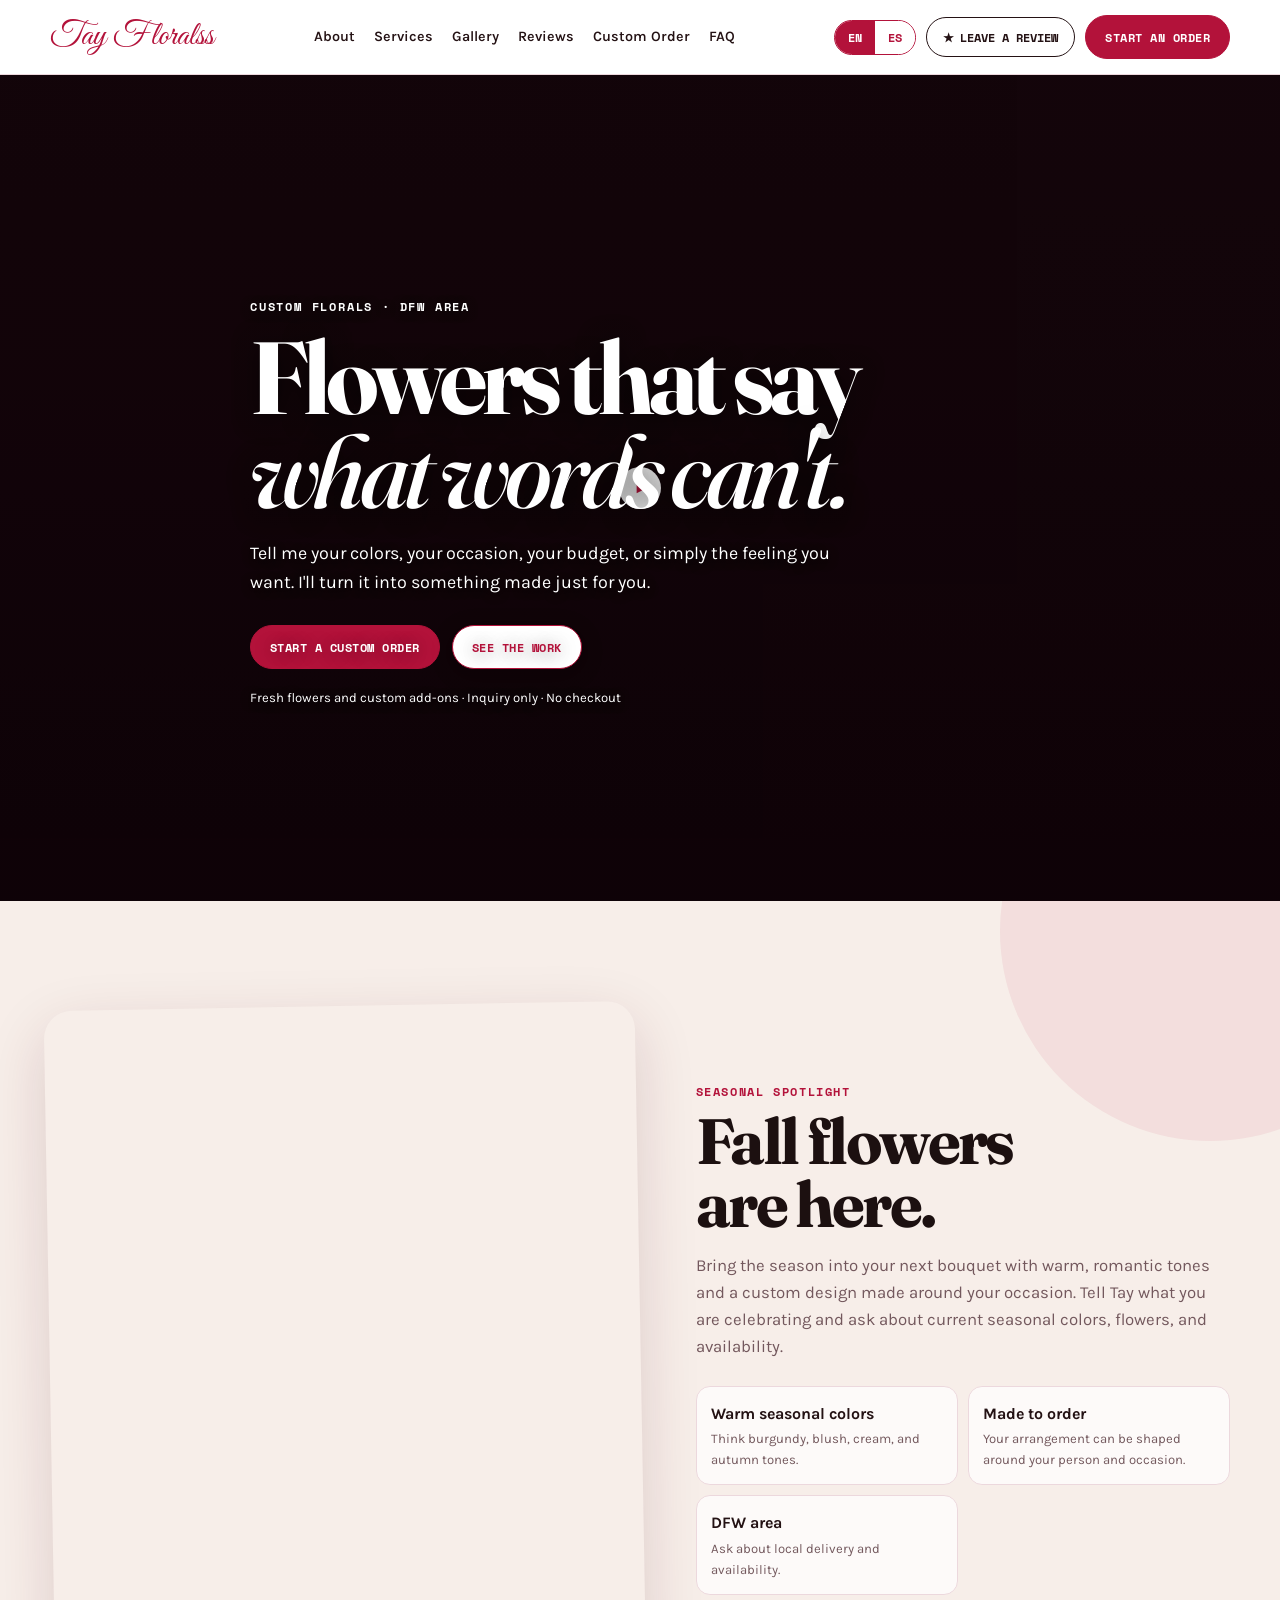
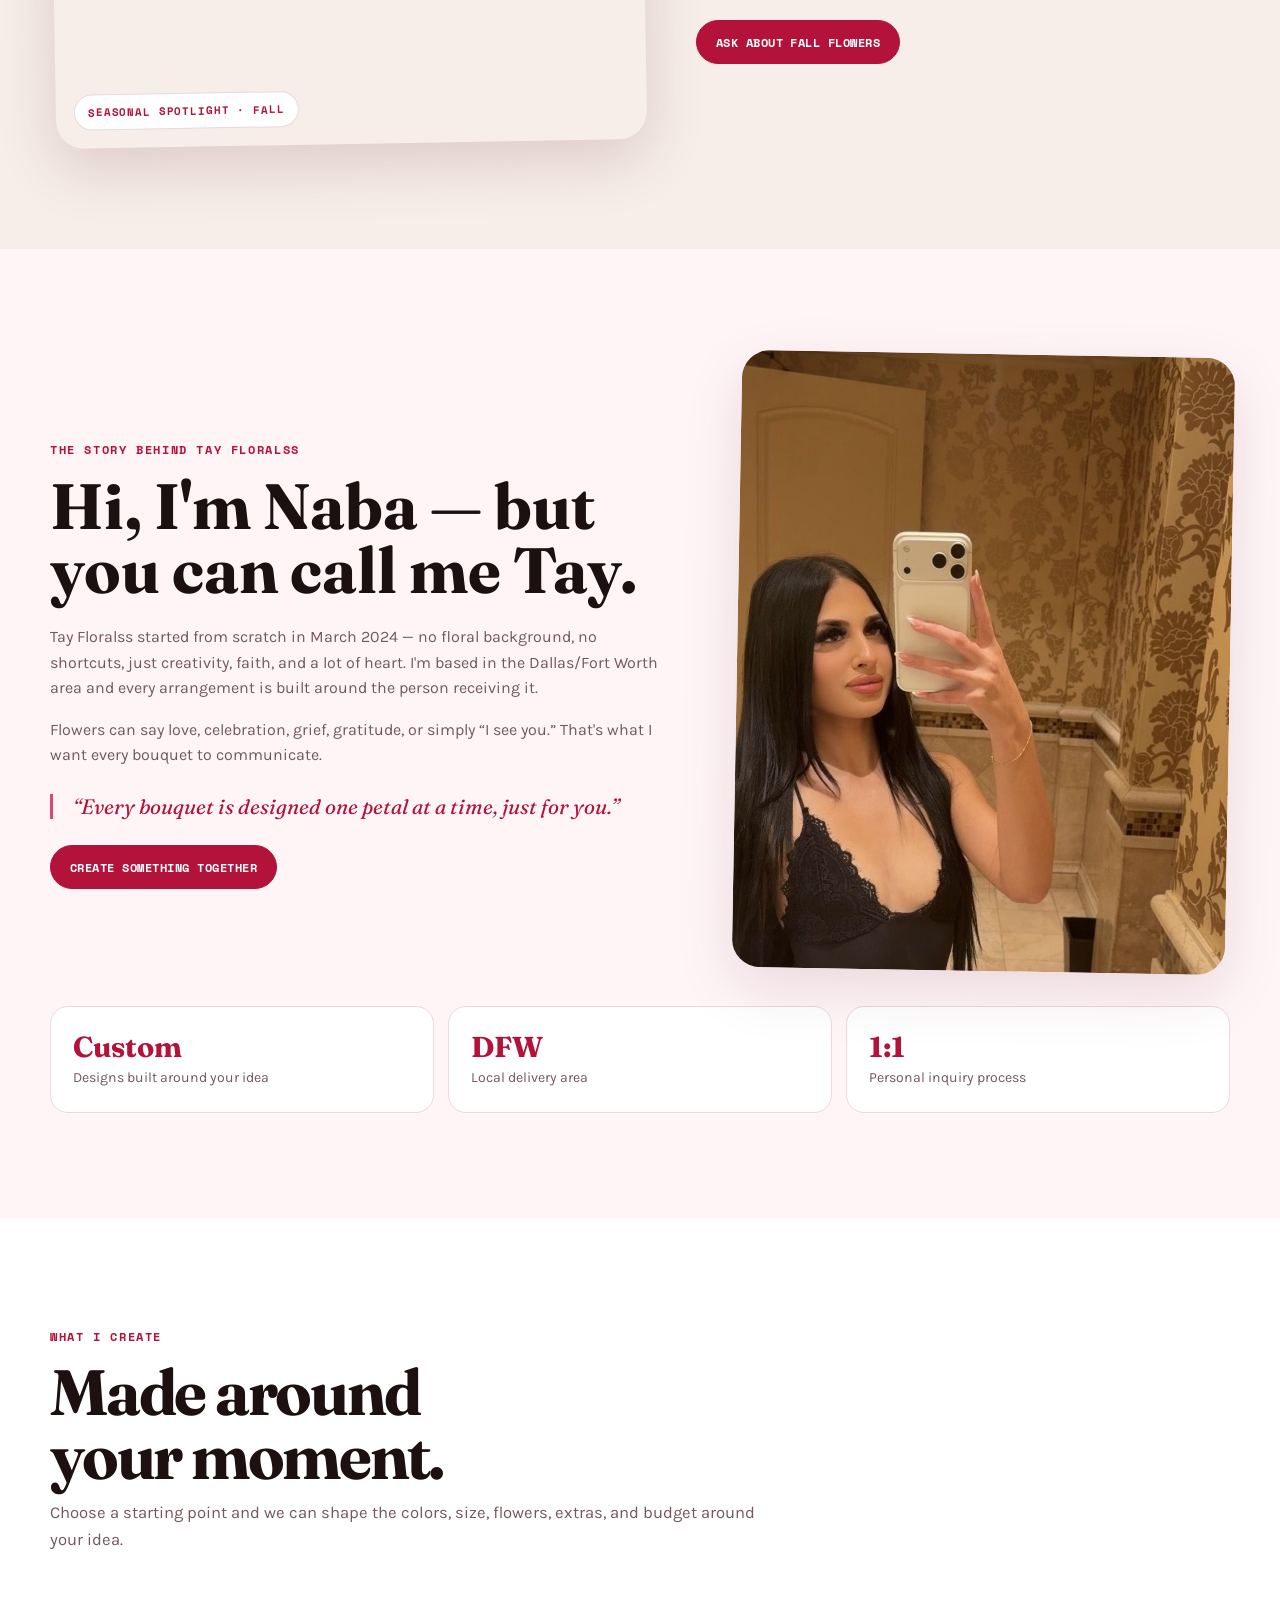
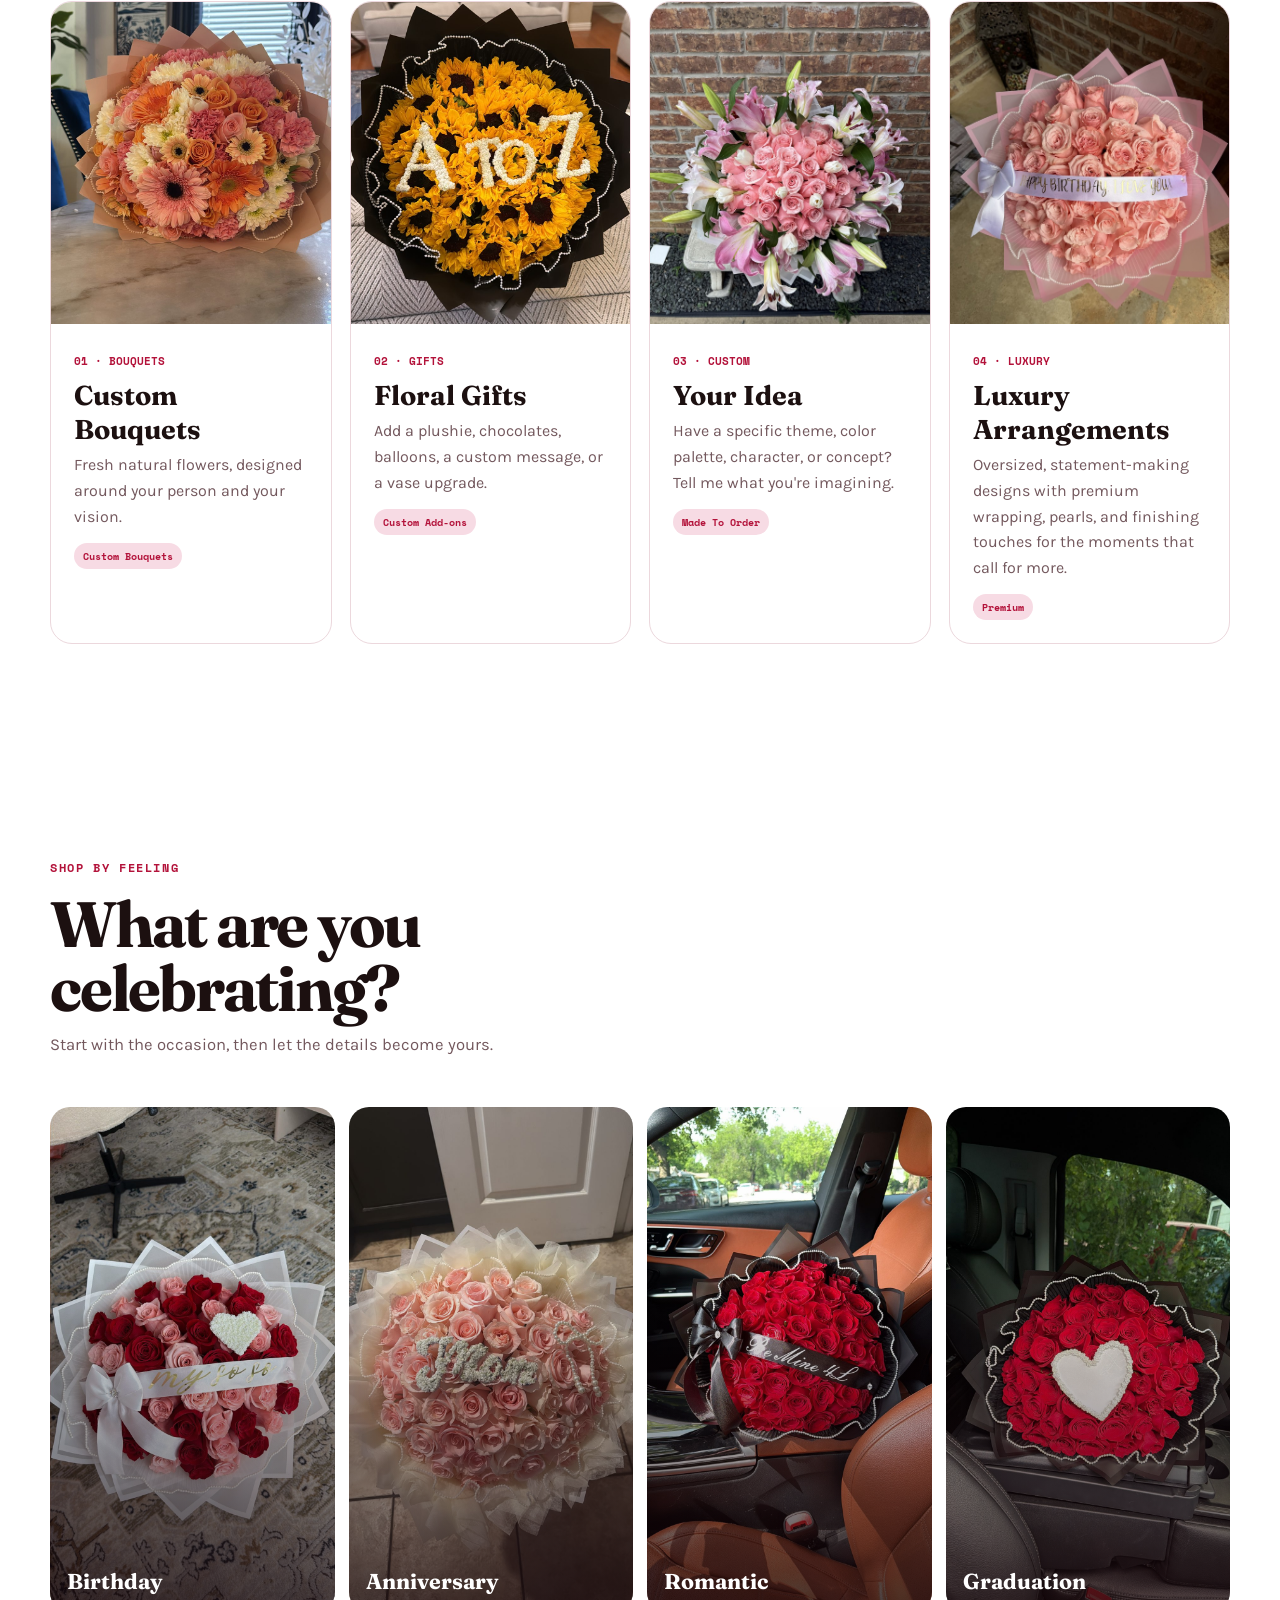
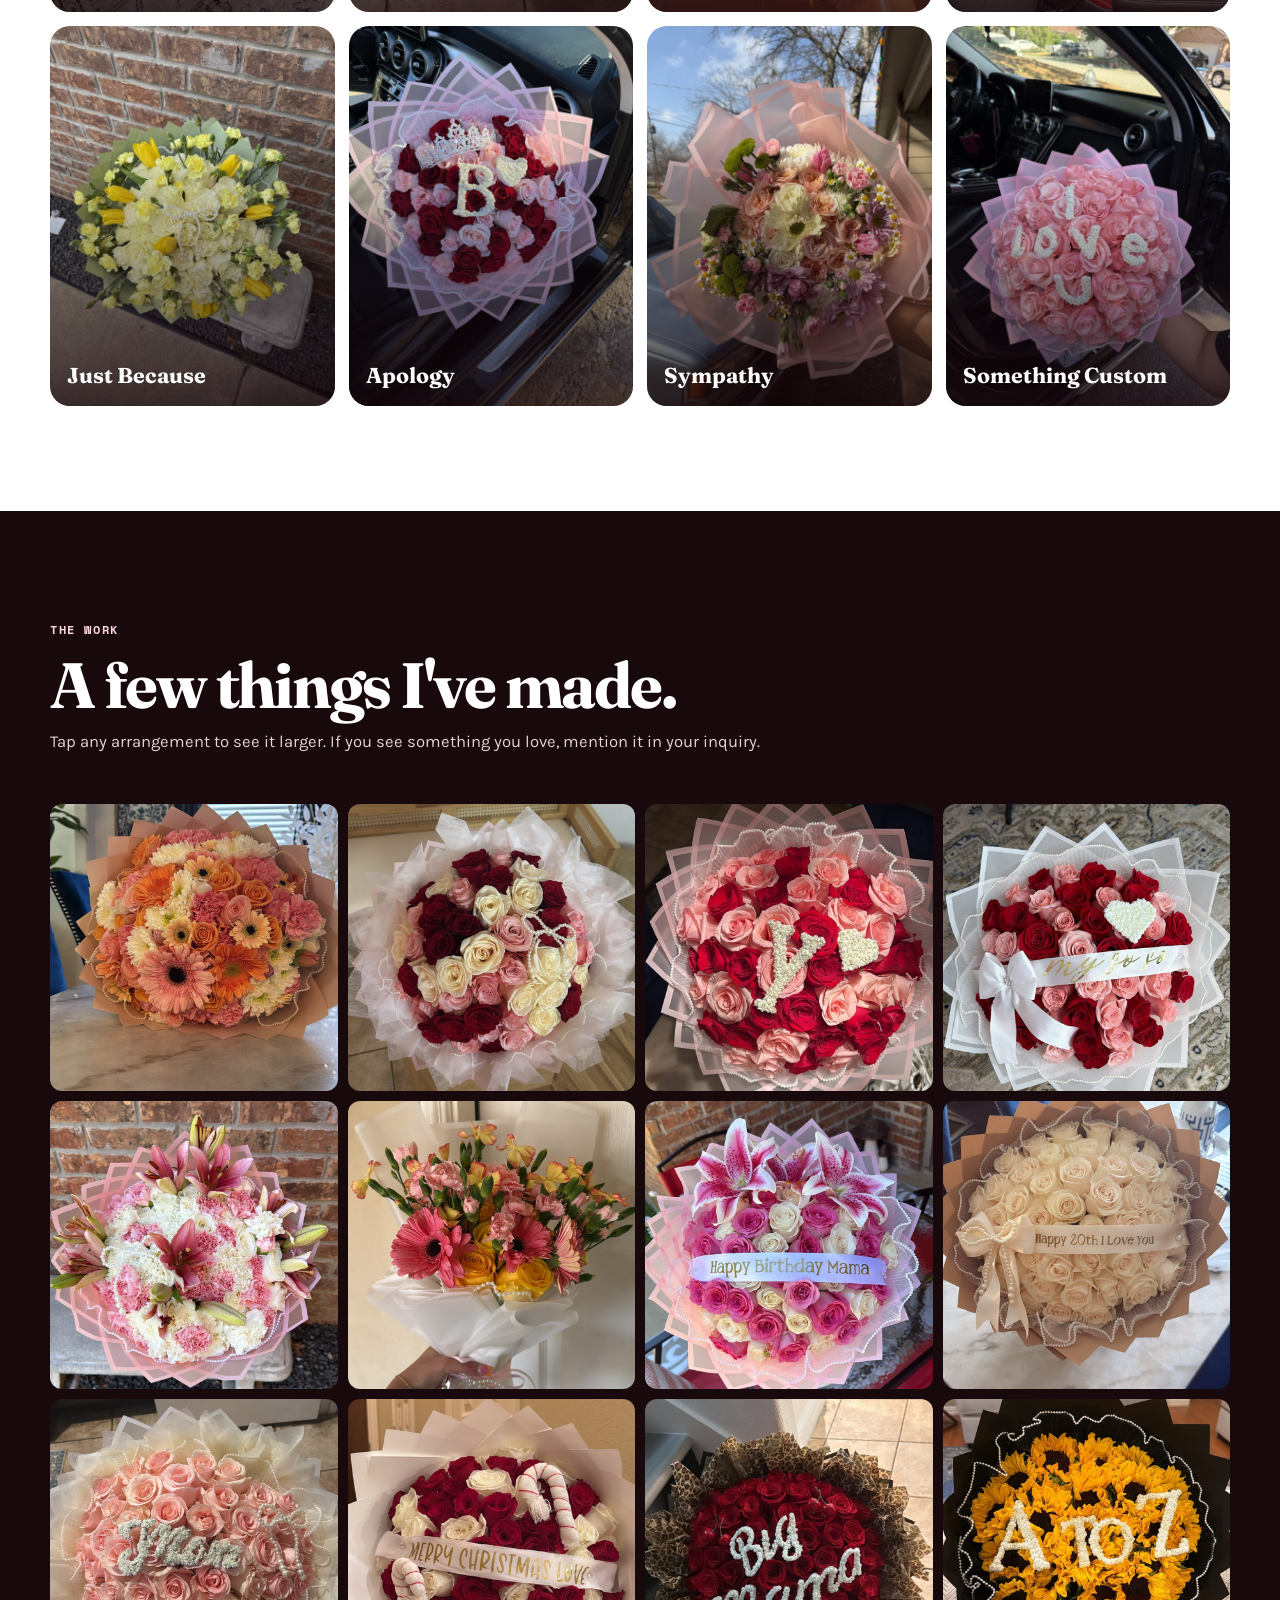
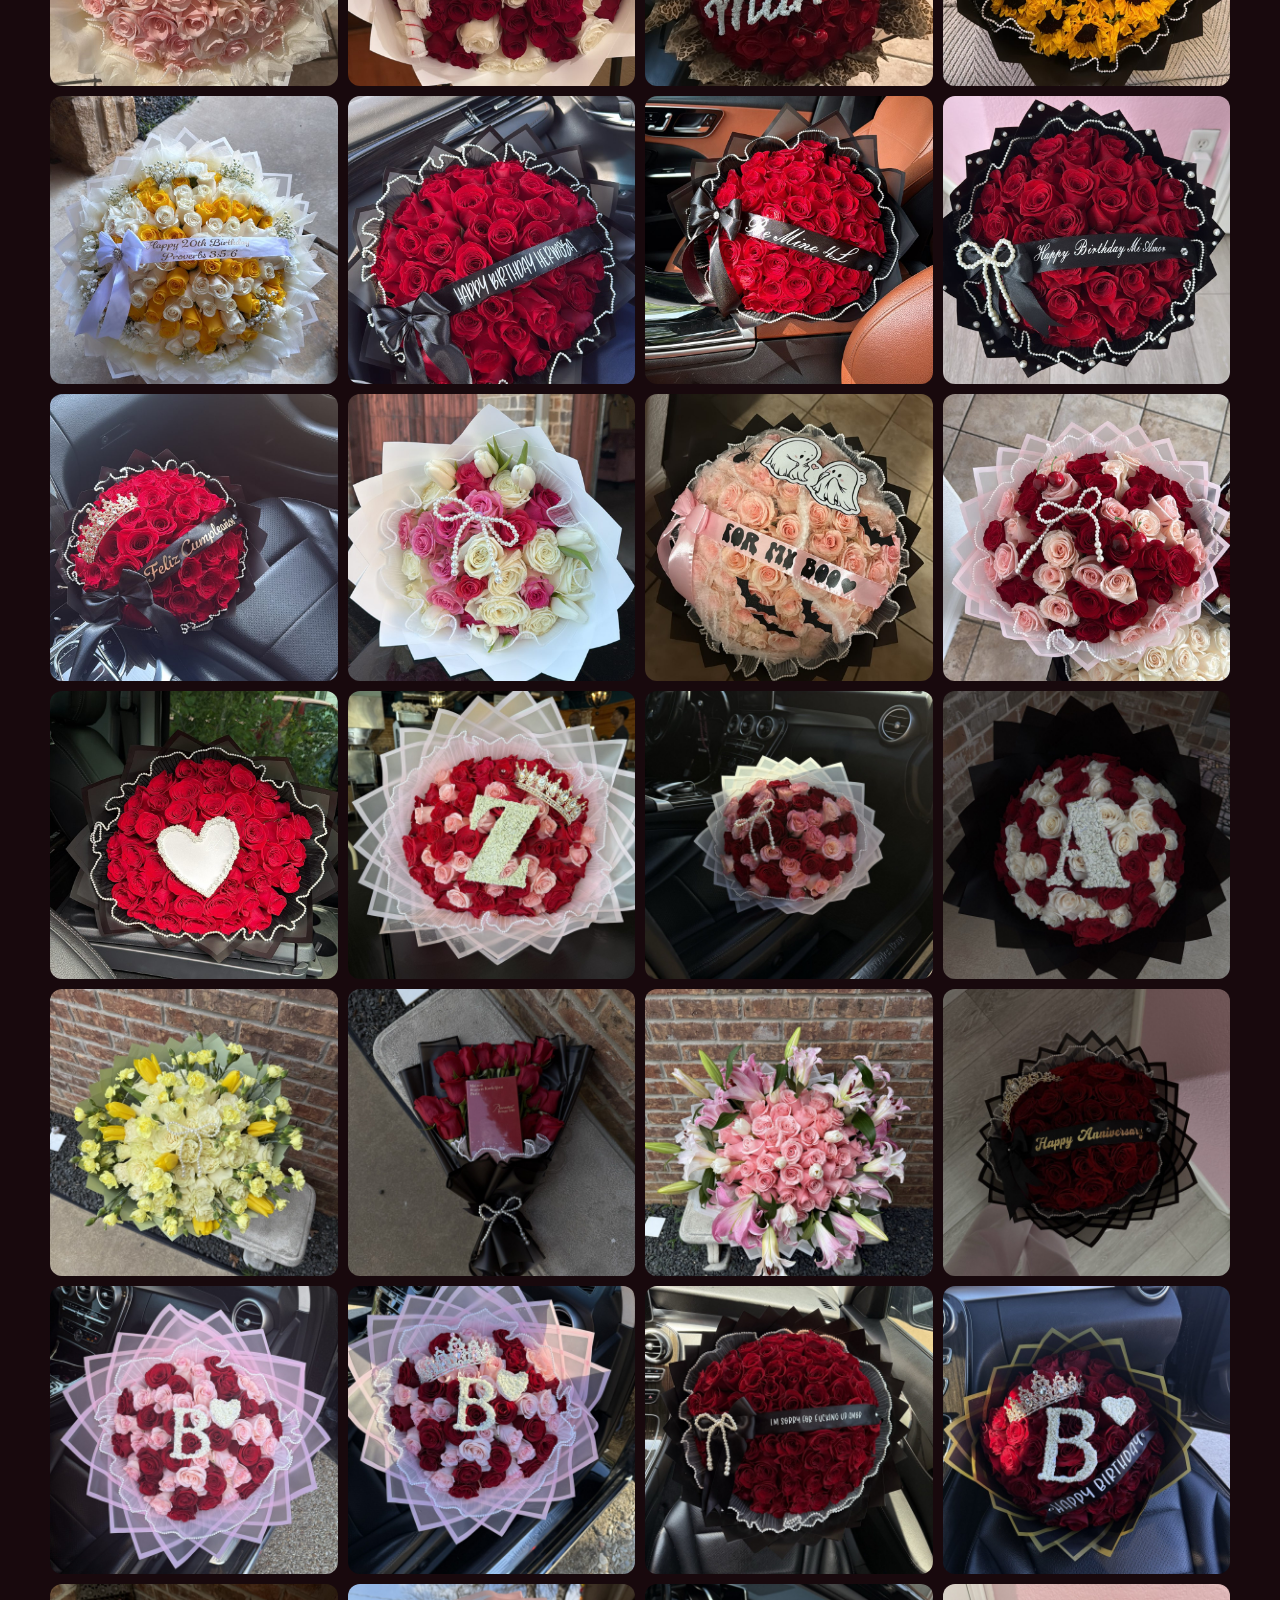
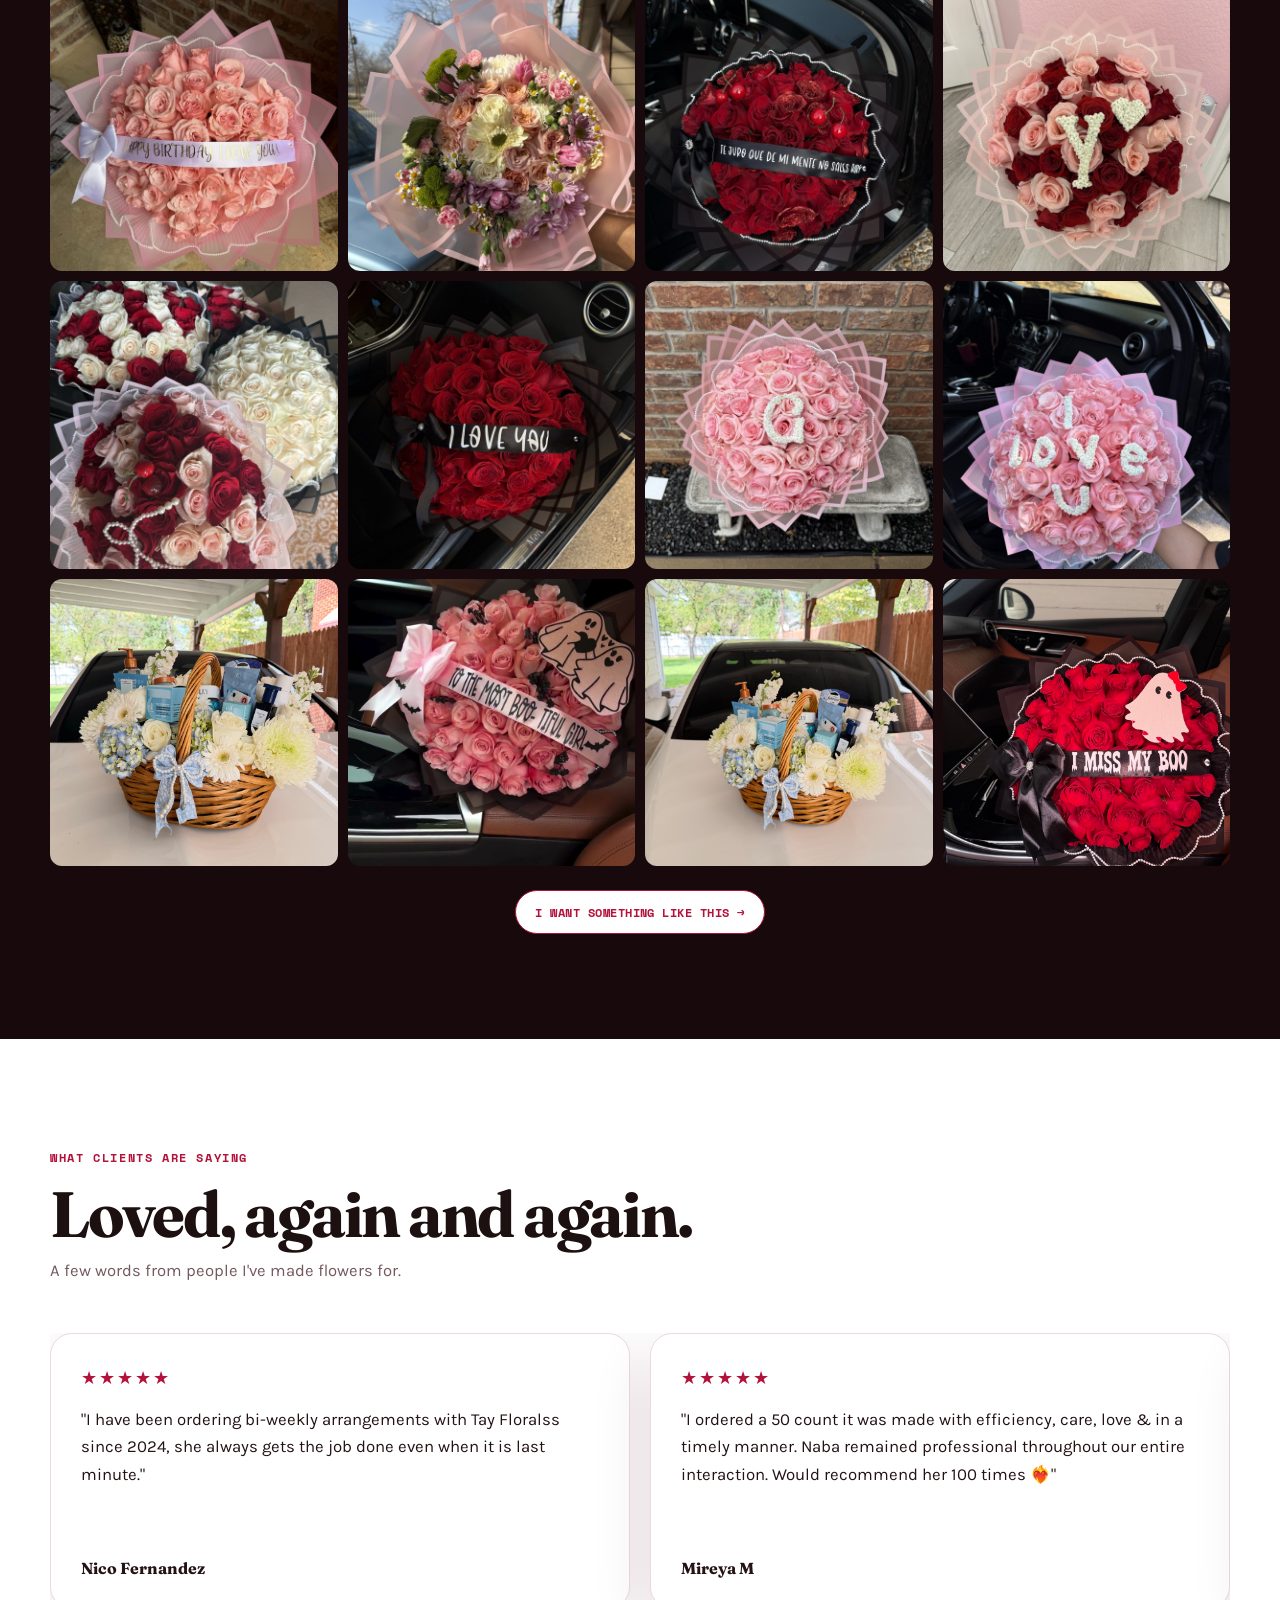
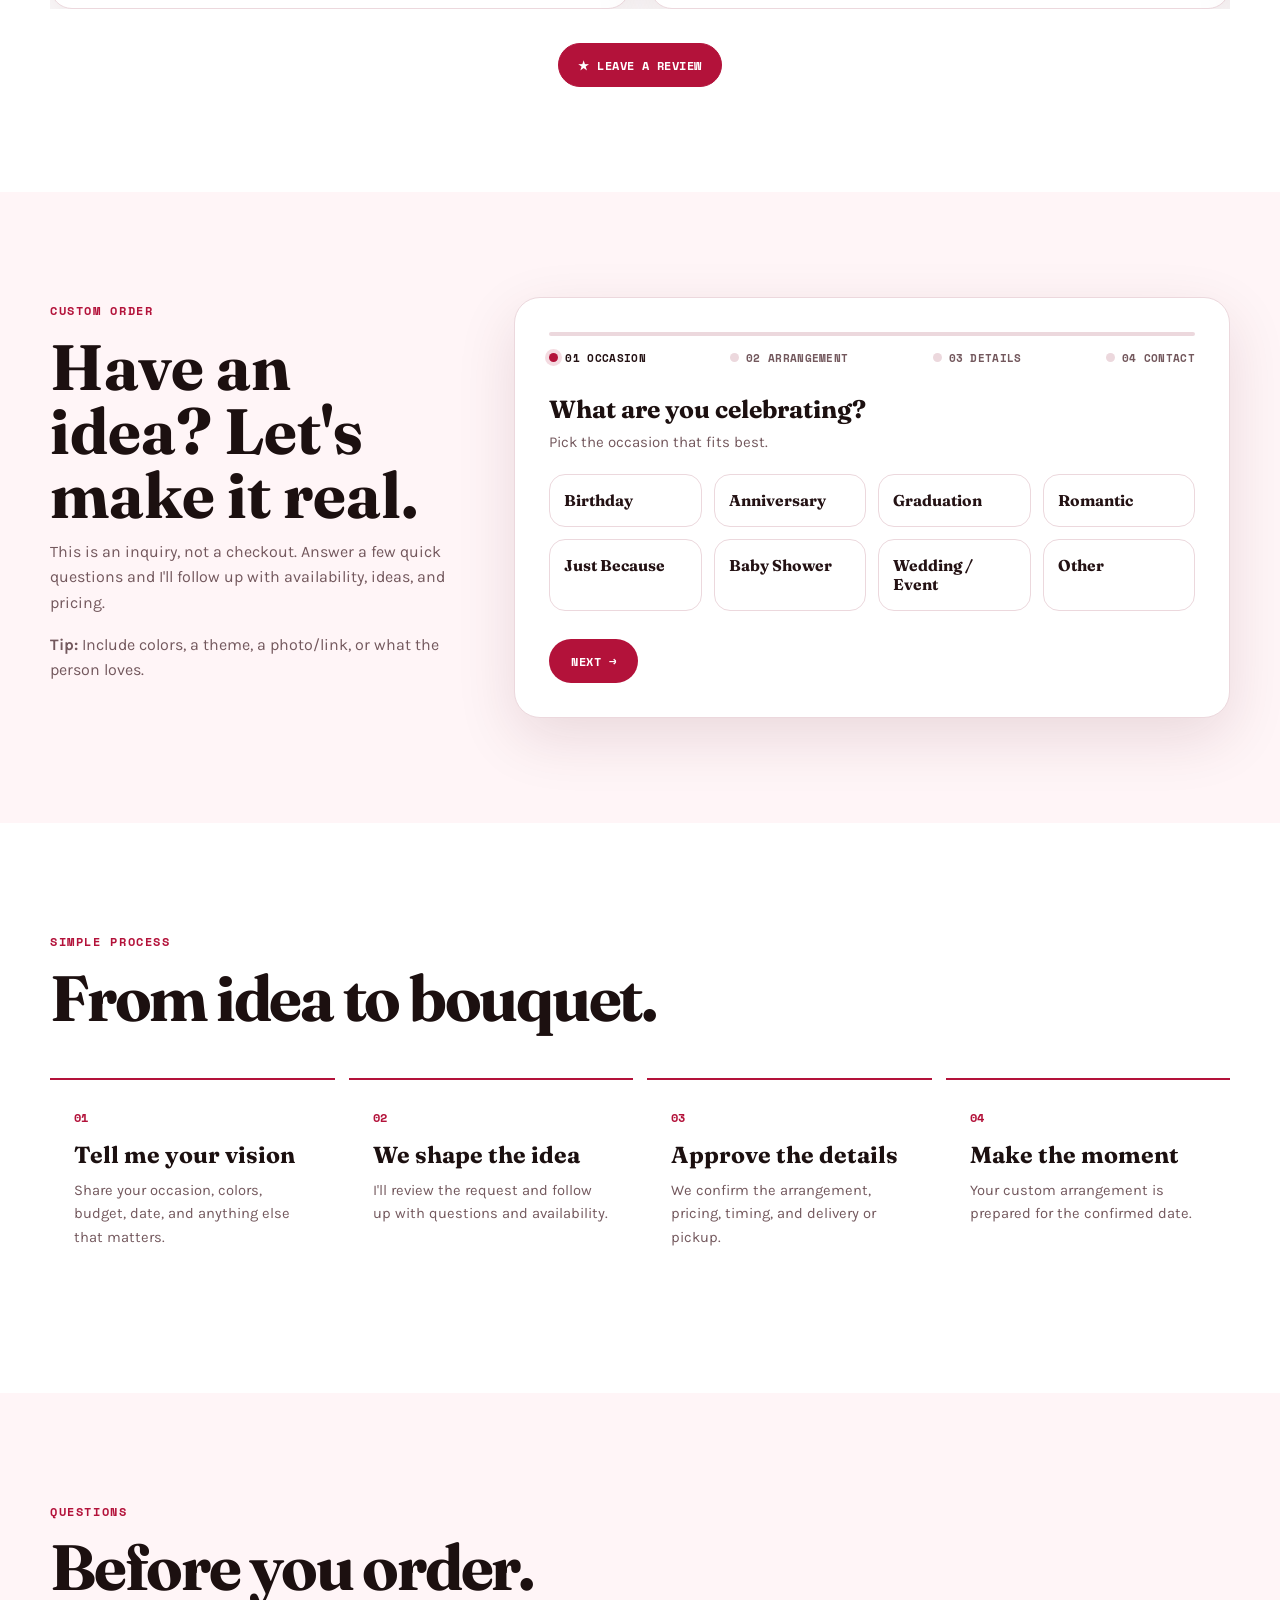
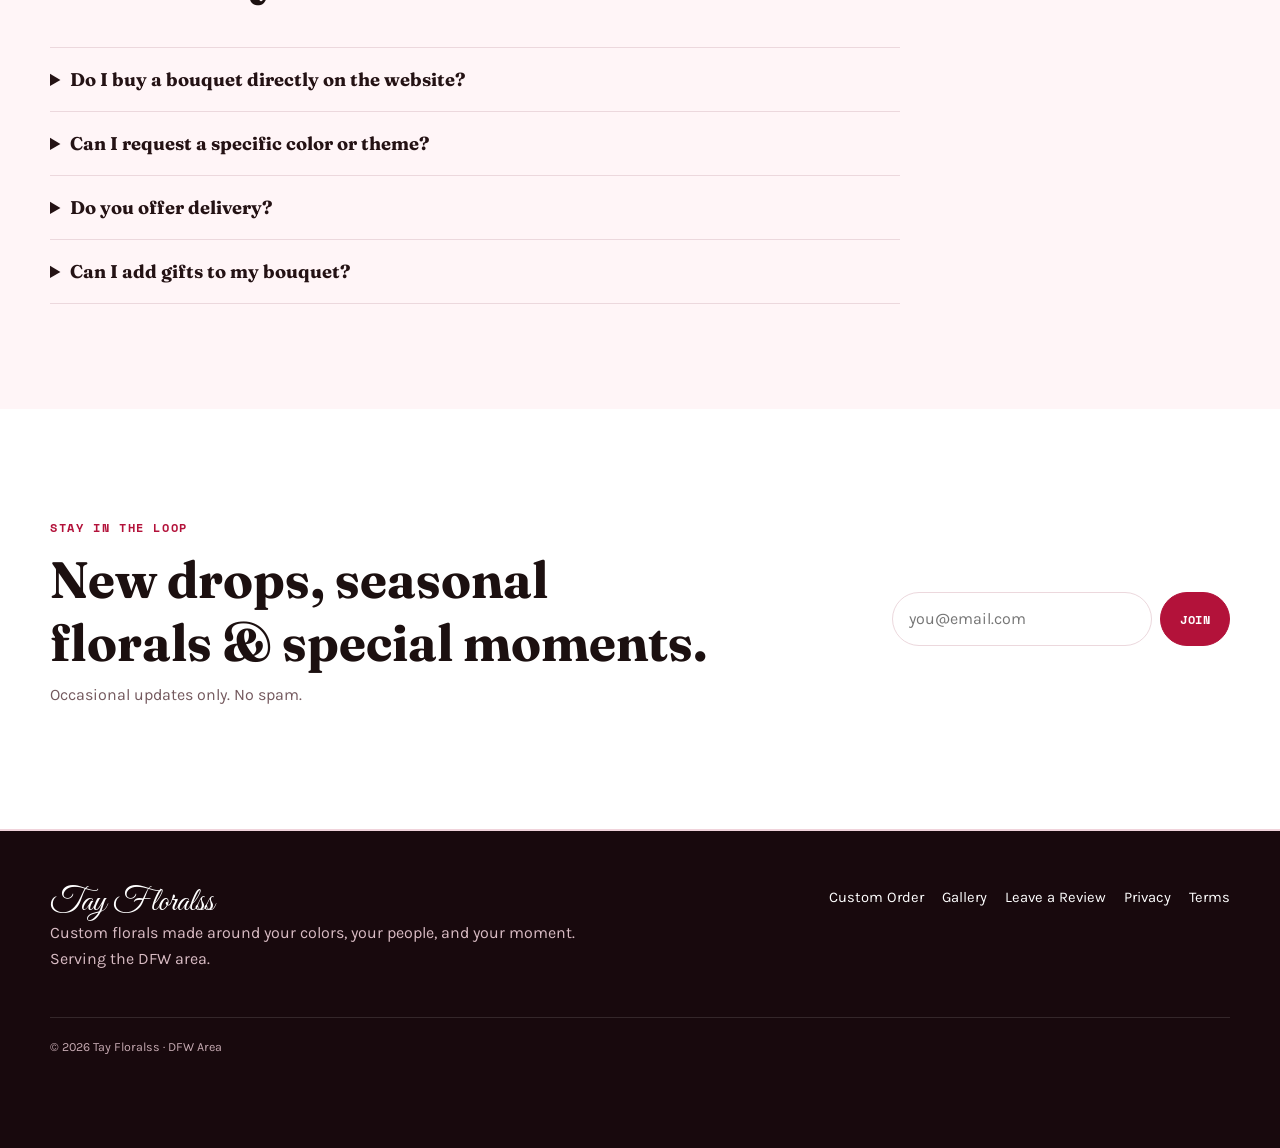
<file: index.html>
<!doctype html>
<html lang="en">
<head>
<meta charset="UTF-8">
<meta name="viewport" content="width=device-width, initial-scale=1.0">
<meta name="theme-color" content="#b3123a">
<meta name="description" content="Tay Floralss creates custom bouquets and floral gifts across the DFW area. Fresh flowers, custom add-ons, and local delivery.">
<meta property="og:type" content="website"><meta property="og:site_name" content="Tay Floralss"><meta property="og:title" content="Tay Floralss | Custom Florals in DFW"><meta property="og:description" content="Flowers made around your person, your colors, and your moment.">
<title>Tay Floralss | Custom Florals in DFW</title>
<link rel="icon" href="data:image/svg+xml,<svg xmlns=%22http://www.w3.org/2000/svg%22 viewBox=%220 0 100 100%22><text y=%22.9em%22 font-size=%2290%22>🌸</text></svg>">
<link rel="preconnect" href="https://fonts.googleapis.com"><link rel="stylesheet" href="https://fonts.googleapis.com/css2?family=Fraunces:ital,opsz,wght@0,9..144,500;0,9..144,600;0,9..144,700;0,9..144,900;1,9..144,500;1,9..144,600&family=Karla:wght@400;500;600;700&family=Space+Mono:wght@400;700&family=Great+Vibes&display=swap"><link rel="stylesheet" href="assets/site.css">
<style>
:root{--r:#b3123a;--p:#f7dbe4;--b:#fff5f7;--i:#241214;--m:#73585d;--l:#ecd8dd;--d:#18090d;--s:0 20px 60px rgba(86,17,35,.12)}*{box-sizing:border-box}html{scroll-behavior:smooth}body{background:#fff;color:var(--i);font-family:Karla,sans-serif;line-height:1.6}a{color:inherit}.w{width:min(1180px,calc(100% - 40px));margin:auto}.ey{font:700 .72rem/1 "Space Mono",monospace;letter-spacing:.14em;text-transform:uppercase;color:var(--r)}
.nav{position:sticky;top:0;z-index:100;background:rgba(255,255,255,.94);backdrop-filter:blur(18px);border-bottom:1px solid var(--l)}.navin{min-height:74px;display:flex;align-items:center;justify-content:space-between;gap:20px}.logo{font:400 2.15rem/1 "Great Vibes",cursive;color:var(--r);text-decoration:none}.links{display:flex;gap:19px;align-items:center}.links a{font-size:.9rem;font-weight:600;text-decoration:none}.links a:hover{color:var(--r)}.actions{display:flex;align-items:center;gap:10px}.lang{display:flex;border:1.5px solid var(--r);border-radius:999px;overflow:hidden}.lang button{border:0;background:#fff;padding:8px 13px;font:700 .72rem "Space Mono",monospace;color:var(--r);cursor:pointer}.lang button.active{background:var(--r);color:#fff}.reviewBtn{display:inline-flex;align-items:center;gap:6px;padding:10px 16px;border-radius:999px;border:1.5px solid var(--i);color:var(--i);text-decoration:none;font:700 .76rem "Space Mono",monospace;text-transform:uppercase;transition:.2s;white-space:nowrap}.reviewBtn:hover{background:var(--i);color:#fff}.menu{display:none;border:1px solid var(--l);background:#fff;border-radius:8px;padding:8px}.menu span{display:block;width:20px;height:2px;background:var(--i);margin:4px}.btn{display:inline-flex;align-items:center;justify-content:center;border-radius:999px;padding:12px 19px;border:1px solid var(--r);background:var(--r);color:#fff;text-decoration:none;font:700 .76rem "Space Mono",monospace;text-transform:uppercase;transition:.2s}.btn:hover{transform:translateY(-2px);box-shadow:0 10px 25px rgba(179,18,58,.2)}.btn.light{background:#fff;color:var(--r)}
.hero{min-height:calc(100svh - 74px);position:relative;overflow:hidden;background:var(--d);display:grid;align-items:end;padding:0}.media{position:absolute;inset:0;display:grid;grid-template-columns:repeat(3,1fr);gap:3px}.media div{overflow:hidden}.media video{width:100%;height:100%;object-fit:cover;filter:saturate(.9);pointer-events:none}.hero:after{content:"";position:absolute;inset:0;background:linear-gradient(180deg,rgba(20,4,9,.08),rgba(20,4,9,.22) 42%,rgba(20,4,9,.86))}.heroPlayBtn{display:none;position:absolute;inset:0;z-index:1;width:100%;height:100%;align-items:center;justify-content:center;background:rgba(20,4,9,.22);border:0;cursor:pointer}.heroPlayBtn.show{display:flex}.heroPlayBtn span{width:42px;height:42px;border-radius:50%;background:rgba(255,255,255,.92);display:flex;align-items:center;justify-content:center;font-size:1rem;color:var(--r);padding-left:3px}.heroCopy{position:relative;z-index:2;color:#fff;padding:100px 0 70px;max-width:780px}.kicker{font:700 .75rem "Space Mono",monospace;letter-spacing:.15em;text-transform:uppercase;color:#ffdce6}.hero h1{font:700 clamp(3.2rem,8vw,7.2rem)/.92 Fraunces,serif;letter-spacing:-.045em;margin:15px 0 22px;color:#fff}.hero h1 em{font-weight:500}.hero p{font-size:1.12rem;max-width:620px;color:#fff0f3}.heroBtns{display:flex;flex-wrap:wrap;gap:12px;margin-top:28px}.heroNote{margin-top:18px;font-size:.82rem;color:#ffdfe7}
.sec{padding:105px 0}.blush{background:var(--b)}.dark{background:var(--d);color:#fff}.head{max-width:720px;margin-bottom:48px}.head h2{font:700 clamp(2.3rem,5vw,4.4rem)/1 Fraunces,serif;letter-spacing:-.035em;margin:12px 0}.head p{color:var(--m);font-size:1.04rem}.dark .head p{color:#e9cfd6}.story{display:grid;grid-template-columns:1fr .8fr;gap:70px;align-items:center}.story h2{font:700 clamp(2.4rem,5vw,4.5rem)/1 Fraunces,serif;margin:12px 0 22px}.story p{max-width:64ch;color:var(--m)}.quote{font:italic 1.3rem Fraunces,serif;color:var(--r)!important;margin:26px 0}.photo{border-radius:28px;overflow:hidden;box-shadow:var(--s);transform:rotate(1deg)}.photo img{width:100%;aspect-ratio:4/5;object-fit:cover}.proof{display:grid;grid-template-columns:repeat(3,1fr);gap:14px;margin-top:35px}.proof div{background:#fff;border:1px solid var(--l);border-radius:18px;padding:22px}.proof strong{display:block;font:700 1.8rem Fraunces,serif;color:var(--r)}.proof span{font-size:.88rem;color:var(--m)}
.services{display:grid;grid-template-columns:repeat(4,1fr);gap:18px}.service{background:#fff;border:1px solid var(--l);border-radius:22px;overflow:hidden;transition:.25s}.service:hover{transform:translateY(-5px);box-shadow:var(--s)}.serviceImg{aspect-ratio:4/4.6;overflow:hidden;background:var(--p)}.serviceImg img{width:100%;height:100%;object-fit:cover}.serviceBody{padding:23px}.num{font:700 .67rem "Space Mono",monospace;color:var(--r)}.service h3{font:700 1.7rem Fraunces,serif;margin:6px 0}.service p{color:var(--m);margin:0}.tag{display:inline-block;margin-top:14px;padding:5px 9px;border-radius:999px;background:var(--p);color:var(--r);font:700 .65rem "Space Mono",monospace}
.choice{display:grid;grid-template-columns:1fr 1fr;gap:18px}.choiceCard{border:1px solid var(--l);border-radius:24px;padding:34px;background:#fff}.choiceCard.featured{background:var(--r);color:#fff;border-color:var(--r)}.choiceCard h3{font:700 2rem Fraunces,serif;margin:8px 0}.choiceCard p{color:var(--m)}.choiceCard.featured p{color:#ffe6ed}.list{padding:0;margin:22px 0 0;list-style:none}.list li{padding:10px 0;border-top:1px solid var(--l)}.featured .list li{border-color:rgba(255,255,255,.2)}
.occasions{display:grid;grid-template-columns:repeat(4,1fr);gap:14px}.occasion{position:relative;min-height:210px;border-radius:20px;overflow:hidden;text-decoration:none;background:#ddd}.occasion img{width:100%;height:100%;object-fit:cover;transition:transform .4s}.occasion:after{content:"";position:absolute;inset:0;background:linear-gradient(transparent 30%,rgba(20,5,9,.78))}.occasion span{position:absolute;z-index:2;bottom:17px;left:17px;color:#fff;font:700 1.35rem Fraunces,serif}.occasion:hover img{transform:scale(1.05)}
.gallery{display:grid;grid-template-columns:repeat(4,1fr);gap:10px}.gallery button{padding:0;border:0;background:none;aspect-ratio:1;overflow:hidden;border-radius:12px;cursor:pointer}.gallery img{width:100%;height:100%;object-fit:cover;transition:.35s}.gallery button:hover img{transform:scale(1.05)}.center{text-align:center;margin-top:24px}.modal{position:fixed;inset:0;z-index:200;background:rgba(12,3,6,.9);display:none;align-items:center;justify-content:center;padding:25px}.modal.open{display:flex}.modal img{max-width:min(92vw,900px);max-height:88vh;object-fit:contain;border-radius:12px}.modal button{position:absolute;top:18px;right:22px;border:0;background:#fff;border-radius:999px;width:42px;height:42px;font-size:1.5rem;cursor:pointer}
.reviewsCarousel{overflow:hidden}.reviewsTrack{display:flex;gap:20px;transition:transform .6s ease}.reviewCard{flex:0 0 calc(50% - 10px);background:#fff;border:1px solid var(--l);border-radius:22px;padding:30px;box-shadow:var(--s);display:flex;flex-direction:column;gap:14px}.reviewStars{color:var(--r);font-size:1.1rem;letter-spacing:2px}.reviewText{color:var(--i);font-size:1.05rem;line-height:1.65;margin:0}.reviewFoot{display:flex;align-items:center;justify-content:space-between;gap:10px;margin-top:auto}.reviewName{font:700 1rem Fraunces,serif}.reviewSocial{color:var(--r);font-size:.82rem;font-weight:600}.reviewCtaWrap{text-align:center;margin-top:34px}@media(max-width:650px){.reviewCard{flex:0 0 100%}}
.order{display:grid;grid-template-columns:.75fr 1.25fr;gap:35px;align-items:start}.orderCopy{position:sticky;top:110px}.orderCopy h2{font:700 clamp(2.5rem,5vw,4.3rem)/1 Fraunces,serif;margin:12px 0}.orderCopy p{color:var(--m)}.form{background:#fff;border:1px solid var(--l);border-radius:26px;padding:30px;box-shadow:var(--s)}.form h3{font:700 1.45rem Fraunces,serif;margin:0 0 18px}.grid{display:grid;grid-template-columns:1fr 1fr;gap:14px}.field{display:flex;flex-direction:column;gap:6px;margin-bottom:14px}.field.full{grid-column:1/-1}.field label{font:700 .7rem "Space Mono",monospace;text-transform:uppercase}.field input,.field select,.field textarea{width:100%;border:1px solid var(--l);border-radius:10px;background:#fff;padding:12px 13px;font:inherit;color:var(--i)}.field textarea{min-height:120px;resize:vertical}.field input:focus,.field select:focus,.field textarea:focus{outline:2px solid #f0a3b9;border-color:var(--r)}.note{font-size:.78rem;color:var(--m);margin-top:12px}
.wizard{background:#fff;border:1px solid var(--l);border-radius:26px;padding:34px;box-shadow:var(--s)}.wizProgress{margin-bottom:28px}.wizBarTrack{height:4px;background:var(--l);border-radius:999px;overflow:hidden;margin-bottom:14px}.wizBarFill{height:100%;width:10%;background:var(--r);border-radius:999px;transition:width .4s ease}.wizGroups{display:flex;justify-content:space-between;gap:8px;flex-wrap:wrap}.wizGroups span{font:700 .66rem "Space Mono",monospace;text-transform:uppercase;color:var(--m);letter-spacing:.03em;position:relative;padding-left:16px}.wizGroups span:before{content:"";position:absolute;left:0;top:3px;width:9px;height:9px;border-radius:50%;background:var(--l);transition:.25s}.wizGroups span.done:before{background:var(--r)}.wizGroups span.active{color:var(--i)}.wizGroups span.active:before{background:var(--r);box-shadow:0 0 0 4px rgba(179,18,58,.15)}.wizStepLabel{display:none;font:700 .7rem "Space Mono",monospace;text-transform:uppercase;color:var(--r)}.wizStep{display:none}.wizStep.active{display:block;animation:wizIn .35s ease}@keyframes wizIn{from{opacity:0;transform:translateY(8px)}to{opacity:1;transform:none}}.wizStep h3{font:700 1.55rem Fraunces,serif;margin:0 0 6px}.wizStep .wizSub{color:var(--m);margin:0 0 20px;font-size:.94rem}.wizCards{display:grid;grid-template-columns:repeat(auto-fill,minmax(148px,1fr));gap:12px}.wizCard{border:1.5px solid var(--l);border-radius:16px;padding:16px 14px;background:#fff;cursor:pointer;text-align:left;font:inherit;color:var(--i);transition:.2s;display:flex;flex-direction:column;gap:6px}.wizCard:hover{border-color:var(--r);transform:translateY(-2px)}.wizCard.sel{border-color:var(--r);background:var(--p);box-shadow:0 6px 18px rgba(179,18,58,.15)}.wizCard strong{font:700 .98rem Fraunces,serif}.wizSwatch{width:100%;height:32px;border-radius:10px}.wizNav{display:flex;justify-content:space-between;align-items:center;margin-top:28px;gap:12px}.wizNav .btn{padding:13px 22px;border:0;cursor:pointer}.wizBack{background:none;border:0;color:var(--m);font:700 .78rem "Space Mono",monospace;text-transform:uppercase;cursor:pointer;padding:10px 4px}.wizBack:hover{color:var(--r)}.wizBack[hidden]{visibility:hidden}.wizHint{margin-top:14px;padding:12px 14px;border-radius:12px;background:var(--p);color:var(--r);font-size:.85rem;display:none;line-height:1.5}.wizHint.show{display:block}.wizField{display:flex;flex-direction:column;gap:6px;margin-top:16px}.wizField label{font:700 .7rem "Space Mono",monospace;text-transform:uppercase;color:var(--m)}.wizField input,.wizField textarea{border:1px solid var(--l);border-radius:10px;padding:12px 13px;font:inherit;color:var(--i);width:100%}.wizField textarea{min-height:120px;resize:vertical}.wizField input:focus,.wizField textarea:focus{outline:2px solid #f0a3b9;border-color:var(--r)}.wizRow{display:grid;grid-template-columns:1fr 1fr;gap:14px}.wizReveal{display:none;margin-top:18px}.wizReveal.show{display:block;animation:wizIn .3s ease}.wizSummary{border:1px solid var(--l);border-radius:16px;overflow:hidden}.wizSummary div{display:flex;justify-content:space-between;gap:14px;padding:12px 16px;border-top:1px solid var(--l);font-size:.9rem}.wizSummary div:first-child{border-top:0}.wizSummary b{color:var(--m);font:700 .66rem "Space Mono",monospace;text-transform:uppercase;min-width:110px}.wizSummary span{text-align:right;color:var(--i)}.wizDone{text-align:center;padding:20px 4px}.wizDone .emoji{font-size:2.6rem}.wizDone h3{font:700 2rem Fraunces,serif;margin:14px 0 8px}.wizDone p{color:var(--m);max-width:46ch;margin:0 auto 22px}.wizUpload{border:1.5px dashed var(--l);border-radius:14px;padding:16px;text-align:center;cursor:pointer;color:var(--m);font-size:.85rem;display:block}.wizUpload:hover{border-color:var(--r);color:var(--r)}.wizFileName{font-size:.8rem;color:var(--r);margin-top:8px;display:none}.wizErr{color:var(--r);font-size:.85rem;margin-top:10px;display:none}.wizErr.show{display:block}
@media(max-width:650px){.wizard{padding:22px}.wizGroups{display:none}.wizStepLabel{display:block}.wizCards{grid-template-columns:repeat(2,1fr)}.wizRow{grid-template-columns:1fr}}.steps{display:grid;grid-template-columns:repeat(4,1fr);gap:14px}.step{padding:24px;border-top:2px solid var(--r)}.step b{font:700 .72rem "Space Mono",monospace;color:var(--r)}.step h3{font:700 1.45rem Fraunces,serif;margin:10px 0}.step p{color:var(--m);font-size:.92rem}.faq{max-width:850px}.faq details{border-top:1px solid var(--l);padding:20px 0}.faq details:last-child{border-bottom:1px solid var(--l)}.faq summary{cursor:pointer;font:700 1.15rem Fraunces,serif}.faq p{color:var(--m);max-width:70ch;margin:13px 0 0}.news{display:grid;grid-template-columns:1fr auto;gap:25px;align-items:center}.news h2{font:700 clamp(2rem,4vw,3.2rem) Fraunces,serif;margin:8px 0}.news p{color:var(--m)}.newsForm{display:flex;gap:8px}.newsForm input{min-width:260px;border:1px solid var(--l);border-radius:999px;padding:13px 16px;font:inherit}
.footer{padding:55px 0 90px;background:var(--d);color:#fff}.footerGrid{display:grid;grid-template-columns:1fr auto;gap:30px}.footer p{color:#d9bcc4;max-width:55ch}.footerLinks{display:flex;gap:18px;flex-wrap:wrap}.footerLinks a{color:#fff;text-decoration:none}.bottom{margin-top:30px;padding-top:20px;border-top:1px solid rgba(255,255,255,.12);font-size:.78rem;color:#c6aab2}.sticky{display:none;position:fixed;bottom:0;left:0;right:0;z-index:90;padding:10px;background:rgba(255,255,255,.96);border-top:1px solid var(--l)}.sticky .btn{width:100%}
@media(max-width:980px){.links{display:none}.menu{display:block}.actions>.btn{display:none}.reviewBtn span{display:none}.reviewBtn{padding:10px 12px}.story,.order{grid-template-columns:1fr}.orderCopy{position:static}.services{grid-template-columns:1fr 1fr}.occasions{grid-template-columns:1fr 1fr}.steps{grid-template-columns:1fr 1fr}.news{grid-template-columns:1fr}}
@media(max-width:650px){.w{width:min(100% - 28px,1180px)}.sec{padding:72px 0}.logo{font-size:1.7rem}.actions{gap:8px}.lang button{padding:9px 12px;font-size:.74rem}.hero{min-height:auto;display:block}.media{position:relative;height:38vh;min-height:220px}.hero:after{content:none}.heroCopy{padding:32px 0 44px;max-width:none;text-shadow:none}.hero h1{font-size:clamp(2.6rem,12vw,4rem);text-shadow:none}.hero p{font-size:1rem;color:#fff0f3!important;text-shadow:none}.hero .kicker,.heroNote{text-shadow:none}.services,.choice{grid-template-columns:1fr}.proof{grid-template-columns:1fr}.gallery{grid-template-columns:repeat(2,1fr)}.grid{grid-template-columns:1fr}.field.full{grid-column:auto}.form{padding:21px}.steps{grid-template-columns:1fr}.newsForm{flex-direction:column}.newsForm input{min-width:0}.sticky{display:block}.footer{padding:44px 0 100px;text-align:center}.footerGrid{grid-template-columns:1fr;gap:22px;justify-items:center;text-align:center}.footer p{max-width:36ch}.footerLinks{justify-content:center;gap:14px 20px}}
@media(prefers-reduced-motion:reduce){*{scroll-behavior:auto!important;transition:none!important}}

/* HERO READABILITY FIX */
.hero:after{background:linear-gradient(180deg,rgba(12,2,6,.38) 0%,rgba(12,2,6,.48) 34%,rgba(12,2,6,.90) 100%)!important}
.heroCopy{text-shadow:0 2px 18px rgba(0,0,0,.48)}
.hero h1{text-shadow:0 3px 24px rgba(0,0,0,.62)}
.hero p{color:#fff!important;text-shadow:0 2px 10px rgba(0,0,0,.55)}
.hero .kicker{color:#fff!important;text-shadow:0 2px 10px rgba(0,0,0,.55)}
.heroNote{color:#fff!important;text-shadow:0 2px 10px rgba(0,0,0,.55)}
.heroBtns .btn.light{box-shadow:0 5px 22px rgba(0,0,0,.22)}

/* SEASONAL SPOTLIGHT */
.seasonal{position:relative;overflow:hidden;background:#f7eee9;color:#241214}
.seasonal:before{content:"";position:absolute;width:420px;height:420px;border-radius:50%;background:rgba(179,18,58,.07);right:-140px;top:-180px}
.seasonalGrid{display:grid;grid-template-columns:1.05fr .95fr;gap:55px;align-items:center}
.seasonalArt{position:relative;border-radius:28px;overflow:hidden;box-shadow:0 20px 60px rgba(86,17,35,.16);transform:rotate(-1deg)}
.seasonalArt img{display:block;width:100%;aspect-ratio:4/5;object-fit:cover}
.seasonalBadge{position:absolute;left:18px;bottom:18px;background:#fff;border:1px solid #ecd8dd;border-radius:999px;padding:9px 13px;font:700 .68rem "Space Mono",monospace;color:#b3123a;text-transform:uppercase;letter-spacing:.08em}
.seasonalCopy{position:relative;z-index:1}
.seasonalCopy h2{font:700 clamp(2.6rem,5vw,4.8rem)/.98 Fraunces,serif;letter-spacing:-.04em;margin:12px 0 18px}
.seasonalCopy p{max-width:58ch;color:#73585d;font-size:1.05rem}
.seasonalBullets{display:grid;grid-template-columns:1fr 1fr;gap:10px;margin:25px 0}
.seasonalBullets div{background:rgba(255,255,255,.72);border:1px solid #ecd8dd;border-radius:14px;padding:14px;font-weight:600}
.seasonalBullets span{display:block;color:#73585d;font-size:.82rem;font-weight:400;margin-top:2px}
@media(max-width:980px){.seasonalGrid{grid-template-columns:1fr;gap:35px}.seasonalArt{order:2}}
@media(max-width:650px){.seasonalBullets{grid-template-columns:1fr}.seasonalArt img{aspect-ratio:1/1}}
@media(min-width:651px){.heroPlayBtn{bottom:38%}}

</style>
<!-- Google Analytics -->
<script async src="https://www.googletagmanager.com/gtag/js?id=G-RZPMDTB0ZH"></script>
<script>window.dataLayer=window.dataLayer||[];function gtag(){dataLayer.push(arguments)}gtag('js',new Date());gtag('config','G-RZPMDTB0ZH');</script>
<script>document.addEventListener('click',function(e){var a=e.target.closest&&e.target.closest('a[href^="tel:"],a[href^="mailto:"]');if(a)gtag('event',a.getAttribute('href').indexOf('tel:')===0?'phone_click':'email_click',{link_url:a.getAttribute('href')})},true);</script>
<script>(function(){try{var s=sessionStorage,k='crow_src';if(!s.getItem(k)){var q=new URLSearchParams(location.search),r='';try{r=new URL(document.referrer).hostname.replace(/^www\./,'')}catch(e){}if(r===location.hostname.replace(/^www\./,''))r='';s.setItem(k,JSON.stringify({s:(q.get('utm_source')||r||'direct')+(q.get('utm_medium')?' / '+q.get('utm_medium'):''),l:location.pathname}))}document.addEventListener('DOMContentLoaded',function(){var v=JSON.parse(s.getItem(k)||'{}');document.querySelectorAll('input[name=lead_source]').forEach(function(i){i.value=v.s||''});document.querySelectorAll('input[name=lead_landing]').forEach(function(i){i.value=v.l||''})})}catch(e){}})();</script>
</head>
<body>
<header class="nav"><div class="w navin"><a class="logo" href="#home">Tay Floralss</a><nav class="links"><a href="#about" data-i18n="nav.about">About</a><a href="#services" data-i18n="nav.services">Services</a><a href="#gallery" data-i18n="nav.gallery">Gallery</a><a href="#reviews" data-i18n="nav.reviews">Reviews</a><a href="#order" data-i18n="nav.order">Custom Order</a><a href="#faq" data-i18n="nav.faq">FAQ</a></nav><div class="actions"><div class="lang"><button class="active" data-lang="en">EN</button><button data-lang="es">ES</button></div><a class="reviewBtn" href="leave-review.html">★ <span data-i18n="nav.review">Leave a Review</span></a><a class="btn" href="#order" data-i18n="nav.startOrder">Start an Order</a><button class="menu" id="menu" aria-label="Open menu"><span></span><span></span><span></span></button></div></div></header>
<main id="home">
<section class="hero"><div class="media"><div><video src="images/hero/hero1.mp4" autoplay muted loop playsinline></video></div><div><video src="images/hero/hero2.mp4" autoplay muted loop playsinline></video></div><div><video src="images/hero/hero3.mp4" autoplay muted loop playsinline></video></div><button type="button" id="heroPlayBtn" class="heroPlayBtn" aria-label="Play videos"><span>&#9658;</span></button></div><div class="w heroCopy"><div class="kicker" data-i18n="hero.kicker">Custom florals · DFW area</div><h1 data-i18n-html="hero.title">Flowers that say <em>what words can't.</em></h1><p data-i18n="hero.sub">Tell me your colors, your occasion, your budget, or simply the feeling you want. I'll turn it into something made just for you.</p><div class="heroBtns"><a class="btn" href="#order" data-i18n="hero.cta1">Start a custom order</a><a class="btn light" href="#gallery" data-i18n="hero.cta2">See the work</a></div><div class="heroNote" data-i18n="hero.note">Fresh flowers and custom add-ons · Inquiry only · No checkout</div></div></section>

<section class="sec seasonal" id="seasonal">
  <div class="w seasonalGrid">
    <div class="seasonalArt">
      <video src="images/seasonal/fall-video.mp4" autoplay muted loop playsinline style="display:block;width:100%;aspect-ratio:4/5;object-fit:cover"></video>
      <div class="seasonalBadge" data-i18n="seasonal.badge">Seasonal spotlight · Fall</div>
    </div>
    <div class="seasonalCopy">
      <div class="ey" data-i18n="seasonal.ey">Seasonal spotlight</div>
      <h2 data-i18n="seasonal.h2">Fall flowers are here.</h2>
      <p data-i18n="seasonal.p">Bring the season into your next bouquet with warm, romantic tones and a custom design made around your occasion. Tell Tay what you are celebrating and ask about current seasonal colors, flowers, and availability.</p>
      <div class="seasonalBullets">
        <div><b data-i18n="seasonal.b1t">Warm seasonal colors</b><span data-i18n="seasonal.b1s">Think burgundy, blush, cream, and autumn tones.</span></div>
        <div><b data-i18n="seasonal.b2t">Made to order</b><span data-i18n="seasonal.b2s">Your arrangement can be shaped around your person and occasion.</span></div>
        <div><b data-i18n="seasonal.b3t">DFW area</b><span data-i18n="seasonal.b3s">Ask about local delivery and availability.</span></div>
      </div>
      <a class="btn" href="#order" data-i18n="seasonal.cta">Ask about Fall Flowers</a>
    </div>
  </div>
</section>

<section id="about" class="sec blush"><div class="w story"><div><span class="ey" data-i18n="about.ey">The story behind Tay Floralss</span><h2 data-i18n="about.h2">Hi, I'm Naba — but you can call me Tay.</h2><p data-i18n="about.p1">Tay Floralss started from scratch in March 2024 — no floral background, no shortcuts, just creativity, faith, and a lot of heart. I'm based in the Dallas/Fort Worth area and every arrangement is built around the person receiving it.</p><p data-i18n="about.p2">Flowers can say love, celebration, grief, gratitude, or simply “I see you.” That's what I want every bouquet to communicate.</p><p class="quote" data-i18n="about.quote">“Every bouquet is designed one petal at a time, just for you.”</p><a class="btn" href="#order" data-i18n="about.cta">Create something together</a></div><div class="photo"><img src="images/about/naba.jpg" alt="Naba, owner and designer of Tay Floralss" loading="lazy"></div></div><div class="w proof"><div><strong data-i18n="about.proof1t">Custom</strong><span data-i18n="about.proof1s">Designs built around your idea</span></div><div><strong>DFW</strong><span data-i18n="about.proof2s">Local delivery area</span></div><div><strong>1:1</strong><span data-i18n="about.proof3s">Personal inquiry process</span></div></div></section>
<section id="services" class="sec"><div class="w"><div class="head"><span class="ey" data-i18n="services.ey">What I create</span><h2 data-i18n="services.h2">Made around your moment.</h2><p data-i18n="services.p">Choose a starting point and we can shape the colors, size, flowers, extras, and budget around your idea.</p></div><div class="services"><article class="service"><div class="serviceImg"><img src="images/gallery/bouquet-all-01.jpg" alt="Custom bouquet by Tay Floralss" loading="lazy"></div><div class="serviceBody"><span class="num" data-i18n="services.s1n">01 · BOUQUETS</span><h3 data-i18n="services.s1h">Custom Bouquets</h3><p data-i18n="services.s1p">Fresh natural flowers, designed around your person and your vision.</p><span class="tag" data-i18n="services.s1t">Custom Bouquets</span></div></article><article class="service"><div class="serviceImg"><img src="images/gallery/bouquet-all-12.jpg" alt="Floral gift arrangement by Tay Floralss" loading="lazy"></div><div class="serviceBody"><span class="num" data-i18n="services.s2n">02 · GIFTS</span><h3 data-i18n="services.s2h">Floral Gifts</h3><p data-i18n="services.s2p">Add a plushie, chocolates, balloons, a custom message, or a vase upgrade.</p><span class="tag" data-i18n="services.s2t">Custom Add-ons</span></div></article><article class="service"><div class="serviceImg"><img src="images/gallery/bouquet-all-27.jpg" alt="Large custom floral arrangement by Tay Floralss" loading="lazy"></div><div class="serviceBody"><span class="num" data-i18n="services.s3n">03 · CUSTOM</span><h3 data-i18n="services.s3h">Your Idea</h3><p data-i18n="services.s3p">Have a specific theme, color palette, character, or concept? Tell me what you're imagining.</p><span class="tag" data-i18n="services.s3t">Made To Order</span></div></article><article class="service"><div class="serviceImg"><img src="images/gallery/bouquet-all-33.jpg" alt="Luxury floral arrangement by Tay Floralss" loading="lazy"></div><div class="serviceBody"><span class="num" data-i18n="services.s4n">04 · LUXURY</span><h3 data-i18n="services.s4h">Luxury Arrangements</h3><p data-i18n="services.s4p">Oversized, statement-making designs with premium wrapping, pearls, and finishing touches for the moments that call for more.</p><span class="tag" data-i18n="services.s4t">Premium</span></div></article></div></div></section>
<section class="sec"><div class="w"><div class="head"><span class="ey" data-i18n="occ.ey">Shop by feeling</span><h2 data-i18n="occ.h2">What are you celebrating?</h2><p data-i18n="occ.p">Start with the occasion, then let the details become yours.</p></div><div class="occasions"><a class="occasion" href="#order" data-occasion="Birthday"><img src="images/gallery/bouquet-all-04.jpg" alt="Birthday bouquet"><span data-i18n="occ.birthday">Birthday</span></a><a class="occasion" href="#order" data-occasion="Anniversary"><img src="images/gallery/bouquet-all-09.jpg" alt="Anniversary bouquet"><span data-i18n="occ.anniversary">Anniversary</span></a><a class="occasion" href="#order" data-occasion="Romantic"><img src="images/gallery/bouquet-all-15.jpg" alt="Romantic bouquet"><span data-i18n="occ.romantic">Romantic</span></a><a class="occasion" href="#order" data-occasion="Graduation"><img src="images/gallery/bouquet-all-21.jpg" alt="Graduation bouquet"><span data-i18n="occ.graduation">Graduation</span></a><a class="occasion" href="#order" data-occasion="Just Because"><img src="images/gallery/bouquet-all-25.jpg" alt="Just because bouquet"><span data-i18n="occ.justBecause">Just Because</span></a><a class="occasion" href="#order" data-occasion="Apology"><img src="images/gallery/bouquet-all-30.jpg" alt="Gift bouquet"><span data-i18n="occ.apology">Apology</span></a><a class="occasion" href="#order" data-occasion="Sympathy"><img src="images/gallery/bouquet-all-34.jpg" alt="Sympathy flowers"><span data-i18n="occ.sympathy">Sympathy</span></a><a class="occasion" href="#order" data-occasion="Custom"><img src="images/gallery/bouquet-all-40.jpg" alt="Custom bouquet"><span data-i18n="occ.custom">Something Custom</span></a></div></div></section>
<section id="gallery" class="sec dark"><div class="w"><div class="head"><span class="ey" style="color:#ffd5df" data-i18n="gallery.ey">The work</span><h2 style="color:#fff" data-i18n="gallery.h2">A few things I've made.</h2><p data-i18n="gallery.p">Tap any arrangement to see it larger. If you see something you love, mention it in your inquiry.</p></div><div class="gallery" id="galleryGrid"></div><div class="center"><a class="btn light" href="#order" data-i18n="gallery.cta">I want something like this →</a></div></div></section>
<section id="reviews" class="sec"><div class="w"><div class="head"><span class="ey" data-i18n="reviews.ey">What clients are saying</span><h2 data-i18n="reviews.h2">Loved, again and again.</h2><p data-i18n="reviews.p">A few words from people I've made flowers for.</p></div><div class="reviewsCarousel" id="reviewsCarousel"><div class="reviewsTrack" id="reviewsTrack"><div class="reviewCard"><div class="reviewStars">★★★★★</div><p class="reviewText">"I have been ordering bi-weekly arrangements with Tay Floralss since 2024, she always gets the job done even when it is last minute."</p><div class="reviewFoot"><span class="reviewName">Nico Fernandez</span></div></div><div class="reviewCard"><div class="reviewStars">★★★★★</div><p class="reviewText">"I ordered a 50 count it was made with efficiency, care, love &amp; in a timely manner. Naba remained professional throughout our entire interaction. Would recommend her 100 times ❤️‍🔥"</p><div class="reviewFoot"><span class="reviewName">Mireya M</span></div></div><div class="reviewCard"><div class="reviewStars">★★★★★</div><p class="reviewText">"Absolutely LOVE my flowers!! Everything was so beautiful and put together with so much care, the flowers were fresh, gorgeous, and even prettier in person. You can really tell how much time and effort goes into every arrangement, 10/10 recommend you will NOT be disappointed!"</p><div class="reviewFoot"><span class="reviewName">Stephanie</span></div></div><div class="reviewCard"><div class="reviewStars">★★★★★</div><p class="reviewText">"I ordered a floral bouquet for my mom! She was attentive and made a beautiful bouquet, will definitely order again!"</p><div class="reviewFoot"><span class="reviewName">Valeria Leal</span></div></div></div></div><div class="reviewCtaWrap"><a class="btn" href="leave-review.html" data-i18n="reviews.cta">★ Leave a Review</a></div></div></section>
<section id="order" class="sec blush"><div class="w order"><div class="orderCopy"><span class="ey" data-i18n="order.ey">Custom order</span><h2 data-i18n="order.h2">Have an idea? Let's make it real.</h2><p data-i18n="order.p">This is an inquiry, not a checkout. Answer a few quick questions and I'll follow up with availability, ideas, and pricing.</p><p><strong data-i18n="order.tipLabel">Tip:</strong> <span data-i18n="order.tip">Include colors, a theme, a photo/link, or what the person loves.</span></p></div>
<form class="wizard" name="order" method="POST" action="/thank-you.html" data-netlify="true" netlify-honeypot="bot-field" id="orderForm" novalidate><input type="hidden" name="lead_source"><input type="hidden" name="lead_landing">
<input type="hidden" name="form-name" value="order"><p style="display:none"><label>Don't fill this out <input name="bot-field"></label></p>
<input type="hidden" name="occasion" id="f-occasion"><input type="hidden" name="arrangement" id="f-arrangement"><input type="hidden" name="style" id="f-style"><input type="hidden" name="budget" id="f-budget"><input type="hidden" name="delivery-method" id="f-delivery"><input type="hidden" name="contact-method" id="f-contact">
<div class="wizProgress"><div class="wizBarTrack"><div class="wizBarFill" id="wizBarFill"></div></div><div class="wizGroups" id="wizGroups"><span data-group="0" data-i18n="wiz.g0">01 Occasion</span><span data-group="1" data-i18n="wiz.g1">02 Arrangement</span><span data-group="2" data-i18n="wiz.g2">03 Details</span><span data-group="3" data-i18n="wiz.g3">04 Contact</span></div><div class="wizStepLabel" id="wizStepLabel">Step 1 of 10</div></div>

<div class="wizStep active" data-step="0" data-group="0" data-required="occasion">
<h3 data-i18n="wiz.s0h">What are you celebrating?</h3><p class="wizSub" data-i18n="wiz.s0sub">Pick the occasion that fits best.</p>
<div class="wizCards" data-field="occasion" data-target="f-occasion">
<button type="button" class="wizCard" data-value="Birthday"><strong data-i18n="occ.birthday">Birthday</strong></button>
<button type="button" class="wizCard" data-value="Anniversary"><strong data-i18n="occ.anniversary">Anniversary</strong></button>
<button type="button" class="wizCard" data-value="Graduation"><strong data-i18n="occ.graduation">Graduation</strong></button>
<button type="button" class="wizCard" data-value="Romantic"><strong data-i18n="occ.romantic">Romantic</strong></button>
<button type="button" class="wizCard" data-value="Just Because"><strong data-i18n="occ.justBecause">Just Because</strong></button>
<button type="button" class="wizCard" data-value="Baby Shower"><strong data-i18n="wiz.babyShower">Baby Shower</strong></button>
<button type="button" class="wizCard" data-value="Wedding / Event"><strong data-i18n="wiz.weddingEvent">Wedding / Event</strong></button>
<button type="button" class="wizCard" data-value="Other"><strong data-i18n="wiz.other">Other</strong></button>
</div>
<div class="wizErr" data-err="0" data-i18n="wiz.err0">Please pick an occasion so I know what we're celebrating 💐</div>
<div class="wizNav"><button type="button" class="wizBack" hidden data-i18n="wiz.back">← Back</button><button type="button" class="btn wizNext" data-i18n="wiz.next">Next →</button></div>
</div>

<div class="wizStep" data-step="1" data-group="1" data-required="arrangement">
<h3 data-i18n="wiz.s1h">What are you looking for?</h3><p class="wizSub" data-i18n="wiz.s1sub">Choose the closest match — we can refine it together.</p>
<div class="wizCards" data-field="arrangement" data-target="f-arrangement">
<button type="button" class="wizCard" data-value="Bouquet"><strong data-i18n="wiz.bouquet">Bouquet</strong></button>
<button type="button" class="wizCard" data-value="Floral Arrangement"><strong data-i18n="wiz.floralArrangement">Floral Arrangement</strong></button>
<button type="button" class="wizCard" data-value="Gift"><strong data-i18n="wiz.gift">Gift</strong></button>
<button type="button" class="wizCard" data-value="Event Flowers"><strong data-i18n="wiz.eventFlowers">Event Flowers</strong></button>
<button type="button" class="wizCard" data-value="Custom Request"><strong data-i18n="wiz.customRequest">Custom Request</strong></button>
<button type="button" class="wizCard" data-value="Not Sure Yet"><strong data-i18n="wiz.notSureYet">Not Sure Yet</strong></button>
</div>
<div class="wizErr" data-err="1" data-i18n="wiz.err1">Please choose an option so I can shape your request 💐</div>
<div class="wizNav"><button type="button" class="wizBack" data-i18n="wiz.back">← Back</button><button type="button" class="btn wizNext" data-i18n="wiz.next">Next →</button></div>
</div>

<div class="wizStep" data-step="2" data-group="1" data-required="style">
<h3 data-i18n="wiz.s2h">What kind of look are you going for?</h3><p class="wizSub" data-i18n="wiz.s2sub">Pick the vibe that feels most like you.</p>
<div class="wizCards" data-field="style" data-target="f-style">
<button type="button" class="wizCard" data-value="Soft & Elegant"><span class="wizSwatch" style="background:#f7dbe4"></span><strong data-i18n="wiz.softElegant">Soft & Elegant</strong></button>
<button type="button" class="wizCard" data-value="Romantic"><span class="wizSwatch" style="background:#b3123a"></span><strong data-i18n="occ.romantic">Romantic</strong></button>
<button type="button" class="wizCard" data-value="Bright & Colorful"><span class="wizSwatch" style="background:linear-gradient(90deg,#ff8fa3,#ffd166)"></span><strong data-i18n="wiz.brightColorful">Bright & Colorful</strong></button>
<button type="button" class="wizCard" data-value="Luxury"><span class="wizSwatch" style="background:linear-gradient(90deg,#3a0d18,#b3123a)"></span><strong data-i18n="wiz.luxury">Luxury</strong></button>
<button type="button" class="wizCard" data-value="Simple & Minimal"><span class="wizSwatch" style="background:#fff5f7;border:1px solid var(--l)"></span><strong data-i18n="wiz.simpleMinimal">Simple & Minimal</strong></button>
<button type="button" class="wizCard" data-value="Bold"><span class="wizSwatch" style="background:#18090d"></span><strong data-i18n="wiz.bold">Bold</strong></button>
<button type="button" class="wizCard" data-value="Custom"><span class="wizSwatch" style="background:repeating-linear-gradient(45deg,#f7dbe4,#f7dbe4 6px,#fff 6px,#fff 12px)"></span><strong data-i18n="wiz.custom">Custom</strong></button>
</div>
<div class="wizErr" data-err="2" data-i18n="wiz.err2">Please pick a style so I can match the vibe 💐</div>
<div class="wizNav"><button type="button" class="wizBack" data-i18n="wiz.back">← Back</button><button type="button" class="btn wizNext" data-i18n="wiz.next">Next →</button></div>
</div>

<div class="wizStep" data-step="3" data-group="1" data-required="budget">
<h3 data-i18n="wiz.s3h">What's your budget?</h3><p class="wizSub" data-i18n="wiz.s3sub">This just helps me understand your request — it doesn't lock you into a price.</p>
<div class="wizCards" data-field="budget" data-target="f-budget">
<button type="button" class="wizCard" data-value="$90–$100"><strong>$90–$100</strong></button>
<button type="button" class="wizCard" data-value="$100–$150"><strong>$100–$150</strong></button>
<button type="button" class="wizCard" data-value="$150+"><strong>$150+</strong></button>
<button type="button" class="wizCard" data-value="I'm not sure yet"><strong data-i18n="wiz.notSure">I'm not sure yet</strong></button>
</div>
<div class="wizErr" data-err="3" data-i18n="wiz.err3">Please pick a range so I can plan around your budget 💐</div>
<div class="wizNav"><button type="button" class="wizBack" data-i18n="wiz.back">← Back</button><button type="button" class="btn wizNext" data-i18n="wiz.next">Next →</button></div>
</div>

<div class="wizStep" data-step="4" data-group="2">
<h3 data-i18n="wiz.s4h">When do you need your flowers?</h3><p class="wizSub" data-i18n="wiz.s4sub">Please allow at least 3 days notice for custom orders.</p>
<div class="wizField"><label for="wiz-date" data-i18n="wiz.dateLabel">Date needed</label><input type="date" id="wiz-date" name="needed-by"></div>
<div class="wizHint" id="dateHint" data-i18n="wiz.dateHint">That date is sooner than our usual 3-day notice. Please reach out directly on Instagram or by phone so we can check availability before submitting.</div>
<div class="wizNav"><button type="button" class="wizBack" data-i18n="wiz.back">← Back</button><button type="button" class="btn wizNext" data-i18n="wiz.next">Next →</button></div>
</div>

<div class="wizStep" data-step="5" data-group="2" data-required="delivery-method">
<h3 data-i18n="wiz.s5h">How would you like to receive your order?</h3><p class="wizSub" data-i18n="wiz.s5sub">Choose delivery or pickup.</p>
<div class="wizCards" data-field="delivery-method" data-target="f-delivery">
<button type="button" class="wizCard" data-value="Delivery"><strong data-i18n="wiz.delivery">Delivery</strong></button>
<button type="button" class="wizCard" data-value="Pickup"><strong data-i18n="wiz.pickup">Pickup</strong></button>
<button type="button" class="wizCard" data-value="I'm not sure"><strong data-i18n="wiz.imNotSure">I'm not sure</strong></button>
</div>
<div class="wizErr" data-err="5" data-i18n="wiz.err5">Please choose delivery or pickup 💐</div>
<div class="wizReveal" id="revealDelivery"><div class="wizField"><label for="wiz-address" data-i18n="wiz.addressLabel">Delivery address</label><input id="wiz-address" name="delivery-address" placeholder="Street, city, ZIP" data-i18n-ph="wiz.addressPh"></div></div>
<div class="wizNav"><button type="button" class="wizBack" data-i18n="wiz.back">← Back</button><button type="button" class="btn wizNext" data-i18n="wiz.next">Next →</button></div>
</div>

<div class="wizStep" data-step="6" data-group="2">
<h3 data-i18n="wiz.s6h">Tell us about your vision</h3><p class="wizSub" data-i18n="wiz.s6sub">Colors, flowers, themes, names, or anything else you'd like us to know.</p>
<div class="wizField"><textarea id="wiz-vision" name="vision" placeholder="Tell us what you're imagining..." data-i18n-ph="wiz.visionPh"></textarea></div>
<label class="wizUpload" for="wiz-photo" data-i18n="wiz.uploadLabel">Have an inspiration photo? Upload it here (optional).</label>
<input type="file" id="wiz-photo" name="inspiration-photo" accept="image/*" style="display:none">
<div class="wizFileName" id="wizFileName"></div>
<div class="wizNav"><button type="button" class="wizBack" data-i18n="wiz.back">← Back</button><button type="button" class="btn wizNext" data-i18n="wiz.next">Next →</button></div>
</div>

<div class="wizStep" data-step="7" data-group="3" data-required="contact-method">
<h3 data-i18n="wiz.s7h">How would you prefer we contact you?</h3><p class="wizSub" data-i18n="wiz.s7sub">Pick one — we'll only ask for what we need.</p>
<div class="wizCards" data-field="contact-method" data-target="f-contact">
<button type="button" class="wizCard" data-value="Instagram DM"><strong data-i18n="wiz.instagramDM">Instagram DM</strong></button>
<button type="button" class="wizCard" data-value="Text Message"><strong data-i18n="wiz.textMessage">Text Message</strong></button>
<button type="button" class="wizCard" data-value="Email"><strong data-i18n="wiz.email">Email</strong></button>
</div>
<div class="wizErr" data-err="7" data-i18n="wiz.err7">Please pick a contact method so we can reach you 💐</div>
<div class="wizReveal" id="revealInstagram"><div class="wizField"><label for="wiz-instagram" data-i18n="wiz.instagramLabel">Instagram username</label><input id="wiz-instagram" name="instagram" placeholder="@yourname"></div></div>
<div class="wizReveal" id="revealText"><div class="wizField"><label for="wiz-phone" data-i18n="wiz.phoneLabel">Phone number</label><input id="wiz-phone" name="phone" type="tel" placeholder="(###) ###-####"></div></div>
<div class="wizReveal" id="revealEmail"><div class="wizField"><label for="wiz-email" data-i18n="wiz.emailLabel">Email address</label><input id="wiz-email" name="email" type="email" placeholder="you@email.com"></div></div>
<div class="wizNav"><button type="button" class="wizBack" data-i18n="wiz.back">← Back</button><button type="button" class="btn wizNext" data-i18n="wiz.next">Next →</button></div>
</div>

<div class="wizStep" data-step="8" data-group="3">
<h3 data-i18n="wiz.s8h">Almost done — what's your name?</h3><p class="wizSub" data-i18n="wiz.s8sub">So we know who we're helping.</p>
<div class="wizRow"><div class="wizField"><label for="wiz-first" data-i18n="wiz.firstName">First name</label><input id="wiz-first" name="first-name"></div><div class="wizField"><label for="wiz-last" data-i18n="wiz.lastName">Last name</label><input id="wiz-last" name="last-name"></div></div>
<div class="wizErr" data-err="8" data-i18n="wiz.err8">Please enter your name so we know who we're helping 💐</div>
<div class="wizNav"><button type="button" class="wizBack" data-i18n="wiz.back">← Back</button><button type="button" class="btn wizNext" data-i18n="wiz.next">Next →</button></div>
</div>

<div class="wizStep" data-step="9" data-group="3">
<h3 data-i18n="wiz.s9h">Your Tay Floralss request</h3><p class="wizSub" data-i18n="wiz.s9sub">Check everything looks right before sending.</p>
<div class="wizSummary" id="wizSummary"></div>
<div class="note" data-i18n="wiz.s9note">This is an inquiry only — nothing is charged and nothing is confirmed yet. I'll follow up with availability and pricing.</div>
<div class="wizNav"><button type="button" class="wizBack" data-i18n="wiz.edit">← Edit</button><button class="btn" type="submit" data-i18n="wiz.submit">Send My Inquiry →</button></div>
</div>
</form>
</div></section>
<section class="sec"><div class="w"><div class="head"><span class="ey" data-i18n="process.ey">Simple process</span><h2 data-i18n="process.h2">From idea to bouquet.</h2></div><div class="steps"><div class="step"><b>01</b><h3 data-i18n="process.s1h">Tell me your vision</h3><p data-i18n="process.s1p">Share your occasion, colors, budget, date, and anything else that matters.</p></div><div class="step"><b>02</b><h3 data-i18n="process.s2h">We shape the idea</h3><p data-i18n="process.s2p">I'll review the request and follow up with questions and availability.</p></div><div class="step"><b>03</b><h3 data-i18n="process.s3h">Approve the details</h3><p data-i18n="process.s3p">We confirm the arrangement, pricing, timing, and delivery or pickup.</p></div><div class="step"><b>04</b><h3 data-i18n="process.s4h">Make the moment</h3><p data-i18n="process.s4p">Your custom arrangement is prepared for the confirmed date.</p></div></div></div></section>
<section id="faq" class="sec blush"><div class="w"><div class="head"><span class="ey" data-i18n="faq.ey">Questions</span><h2 data-i18n="faq.h2">Before you order.</h2></div><div class="faq"><details><summary data-i18n="faq.q1">Do I buy a bouquet directly on the website?</summary><p data-i18n="faq.a1">No. The custom order form is an inquiry only. Tay Floralss reviews the request first so availability, timing, and price can be confirmed before payment.</p></details><details><summary data-i18n="faq.q2">Can I request a specific color or theme?</summary><p data-i18n="faq.a2">Absolutely. Include colors, favorite flowers, a theme, character inspiration, or a photo/link to an arrangement you like.</p></details><details><summary data-i18n="faq.q3">Do you offer delivery?</summary><p data-i18n="faq.a3">Local DFW delivery is available depending on location and date. Include your delivery details in the inquiry.</p></details><details><summary data-i18n="faq.q4">Can I add gifts to my bouquet?</summary><p data-i18n="faq.a4">Yes. Ask about plushies, balloons, chocolates and candy, custom cards or messages, vase upgrades, and other ideas.</p></details></div></div></section>
<section class="sec"><div class="w news"><div><span class="ey" data-i18n="news.ey">Stay in the loop</span><h2 data-i18n="news.h2">New drops, seasonal florals & special moments.</h2><p data-i18n="news.p">Occasional updates only. No spam.</p></div><form class="newsForm" name="newsletter" method="POST" action="/thank-you.html" data-netlify="true"><input type="hidden" name="lead_source"><input type="hidden" name="lead_landing"><input type="hidden" name="form-name" value="newsletter"><input type="email" name="email" required placeholder="you@email.com" aria-label="Email address"><button class="btn" type="submit" data-i18n="news.join">Join</button></form></div></section>
</main>
<footer class="footer"><div class="w"><div class="footerGrid"><div><div class="logo" style="color:#fff">Tay Floralss</div><p data-i18n="footer.tagline">Custom florals made around your colors, your people, and your moment. Serving the DFW area.</p></div><div class="footerLinks"><a href="#order" data-i18n="nav.order">Custom Order</a><a href="#gallery" data-i18n="nav.gallery">Gallery</a><a href="leave-review.html" data-i18n="nav.review">Leave a Review</a><a href="privacy.html" data-i18n="footer.privacy">Privacy</a><a href="terms.html" data-i18n="footer.terms">Terms</a></div></div><div class="bottom">© <span id="year"></span> Tay Floralss · <span data-i18n="footer.area">DFW Area</span></div></div></footer>
<div class="modal" id="modal" aria-hidden="true"><button id="close" aria-label="Close">×</button><img id="modalImg" alt="Expanded Tay Floralss arrangement"></div><div class="sticky"><a class="btn" href="#order" data-i18n="misc.stickyCta">Start Your Custom Order →</a></div>
<script>
(()=>{const $=s=>document.querySelector(s),$$=s=>[...document.querySelectorAll(s)];$('#year').textContent=new Date().getFullYear();
const I18N={
en:{
'nav.about':'About','nav.services':'Services','nav.gallery':'Gallery','nav.reviews':'Reviews','nav.order':'Custom Order','nav.faq':'FAQ','nav.review':'Leave a Review','nav.startOrder':'Start an Order',
'hero.kicker':'Custom florals · DFW area','hero.title':'Flowers that say <em>what words can\'t.</em>','hero.sub':"Tell me your colors, your occasion, your budget, or simply the feeling you want. I'll turn it into something made just for you.",'hero.cta1':'Start a custom order','hero.cta2':'See the work','hero.note':'Fresh flowers and custom add-ons · Inquiry only · No checkout',
'seasonal.badge':'Seasonal spotlight · Fall','seasonal.ey':'Seasonal spotlight','seasonal.h2':'Fall flowers are here.','seasonal.p':'Bring the season into your next bouquet with warm, romantic tones and a custom design made around your occasion. Tell Tay what you are celebrating and ask about current seasonal colors, flowers, and availability.','seasonal.b1t':'Warm seasonal colors','seasonal.b1s':'Think burgundy, blush, cream, and autumn tones.','seasonal.b2t':'Made to order','seasonal.b2s':'Your arrangement can be shaped around your person and occasion.','seasonal.b3t':'DFW area','seasonal.b3s':'Ask about local delivery and availability.','seasonal.cta':'Ask about Fall Flowers',
'about.ey':'The story behind Tay Floralss','about.h2':"Hi, I'm Naba — but you can call me Tay.",'about.p1':"Tay Floralss started from scratch in March 2024 — no floral background, no shortcuts, just creativity, faith, and a lot of heart. I'm based in the Dallas/Fort Worth area and every arrangement is built around the person receiving it.",'about.p2':'Flowers can say love, celebration, grief, gratitude, or simply “I see you.” That\'s what I want every bouquet to communicate.','about.quote':'“Every bouquet is designed one petal at a time, just for you.”','about.cta':'Create something together','about.proof1t':'Custom','about.proof1s':'Designs built around your idea','about.proof2s':'Local delivery area','about.proof3s':'Personal inquiry process',
'services.ey':'What I create','services.h2':'Made around your moment.','services.p':'Choose a starting point and we can shape the colors, size, flowers, extras, and budget around your idea.','services.s1n':'01 · BOUQUETS','services.s1h':'Custom Bouquets','services.s1p':'Fresh natural flowers, designed around your person and your vision.','services.s1t':'Custom Bouquets','services.s2n':'02 · GIFTS','services.s2h':'Floral Gifts','services.s2p':'Add a plushie, chocolates, balloons, a custom message, or a vase upgrade.','services.s2t':'Custom Add-ons','services.s3n':'03 · CUSTOM','services.s3h':'Your Idea','services.s3p':"Have a specific theme, color palette, character, or concept? Tell me what you're imagining.",'services.s3t':'Made To Order','services.s4n':'04 · LUXURY','services.s4h':'Luxury Arrangements','services.s4p':'Oversized, statement-making designs with premium wrapping, pearls, and finishing touches for the moments that call for more.','services.s4t':'Premium',
'occ.ey':'Shop by feeling','occ.h2':'What are you celebrating?','occ.p':'Start with the occasion, then let the details become yours.','occ.birthday':'Birthday','occ.anniversary':'Anniversary','occ.romantic':'Romantic','occ.graduation':'Graduation','occ.justBecause':'Just Because','occ.apology':'Apology','occ.sympathy':'Sympathy','occ.custom':'Something Custom',
'gallery.ey':'The work','gallery.h2':"A few things I've made.",'gallery.p':'Tap any arrangement to see it larger. If you see something you love, mention it in your inquiry.','gallery.cta':'I want something like this →',
'reviews.ey':'What clients are saying','reviews.h2':'Loved, again and again.','reviews.p':"A few words from people I've made flowers for.",'reviews.cta':'★ Leave a Review',
'order.ey':'Custom order','order.h2':"Have an idea? Let's make it real.",'order.p':"This is an inquiry, not a checkout. Answer a few quick questions and I'll follow up with availability, ideas, and pricing.",'order.tipLabel':'Tip:','order.tip':'Include colors, a theme, a photo/link, or what the person loves.',
'wiz.g0':'01 Occasion','wiz.g1':'02 Arrangement','wiz.g2':'03 Details','wiz.g3':'04 Contact','wiz.back':'← Back','wiz.next':'Next →','wiz.edit':'← Edit','wiz.submit':'Send My Inquiry →',
'wiz.s0h':'What are you celebrating?','wiz.s0sub':'Pick the occasion that fits best.','wiz.babyShower':'Baby Shower','wiz.weddingEvent':'Wedding / Event','wiz.other':'Other','wiz.err0':"Please pick an occasion so I know what we're celebrating 💐",
'wiz.s1h':'What are you looking for?','wiz.s1sub':'Choose the closest match — we can refine it together.','wiz.bouquet':'Bouquet','wiz.floralArrangement':'Floral Arrangement','wiz.gift':'Gift','wiz.eventFlowers':'Event Flowers','wiz.customRequest':'Custom Request','wiz.notSureYet':'Not Sure Yet','wiz.err1':'Please choose an option so I can shape your request 💐',
'wiz.s2h':'What kind of look are you going for?','wiz.s2sub':'Pick the vibe that feels most like you.','wiz.softElegant':'Soft & Elegant','wiz.brightColorful':'Bright & Colorful','wiz.luxury':'Luxury','wiz.simpleMinimal':'Simple & Minimal','wiz.bold':'Bold','wiz.custom':'Custom','wiz.err2':'Please pick a style so I can match the vibe 💐',
'wiz.s3h':"What's your budget?",'wiz.s3sub':"This just helps me understand your request — it doesn't lock you into a price.",'wiz.notSure':"I'm not sure yet",'wiz.err3':'Please pick a range so I can plan around your budget 💐',
'wiz.s4h':'When do you need your flowers?','wiz.s4sub':'Please allow at least 3 days notice for custom orders.','wiz.dateLabel':'Date needed','wiz.dateHint':'That date is sooner than our usual 3-day notice. Please reach out directly on Instagram or by phone so we can check availability before submitting.',
'wiz.s5h':'How would you like to receive your order?','wiz.s5sub':'Choose delivery or pickup.','wiz.delivery':'Delivery','wiz.pickup':'Pickup','wiz.imNotSure':"I'm not sure",'wiz.err5':'Please choose delivery or pickup 💐','wiz.addressLabel':'Delivery address','wiz.addressPh':'Street, city, ZIP',
'wiz.s6h':'Tell us about your vision','wiz.s6sub':"Colors, flowers, themes, names, or anything else you'd like us to know.",'wiz.visionPh':"Tell us what you're imagining...",'wiz.uploadLabel':'Have an inspiration photo? Upload it here (optional).',
'wiz.s7h':'How would you prefer we contact you?','wiz.s7sub':"Pick one — we'll only ask for what we need.",'wiz.instagramDM':'Instagram DM','wiz.textMessage':'Text Message','wiz.email':'Email','wiz.err7':'Please pick a contact method so we can reach you 💐','wiz.instagramLabel':'Instagram username','wiz.phoneLabel':'Phone number','wiz.emailLabel':'Email address',
'wiz.s8h':"Almost done — what's your name?",'wiz.s8sub':"So we know who we're helping.",'wiz.firstName':'First name','wiz.lastName':'Last name','wiz.err8':"Please enter your name so we know who we're helping 💐",
'wiz.s9h':'Your Tay Floralss request','wiz.s9sub':'Check everything looks right before sending.','wiz.s9note':"This is an inquiry only — nothing is charged and nothing is confirmed yet. I'll follow up with availability and pricing.",
'process.ey':'Simple process','process.h2':'From idea to bouquet.','process.s1h':'Tell me your vision','process.s1p':'Share your occasion, colors, budget, date, and anything else that matters.','process.s2h':'We shape the idea','process.s2p':"I'll review the request and follow up with questions and availability.",'process.s3h':'Approve the details','process.s3p':'We confirm the arrangement, pricing, timing, and delivery or pickup.','process.s4h':'Make the moment','process.s4p':'Your custom arrangement is prepared for the confirmed date.',
'faq.ey':'Questions','faq.h2':'Before you order.','faq.q1':'Do I buy a bouquet directly on the website?','faq.a1':'No. The custom order form is an inquiry only. Tay Floralss reviews the request first so availability, timing, and price can be confirmed before payment.','faq.q2':'Can I request a specific color or theme?','faq.a2':'Absolutely. Include colors, favorite flowers, a theme, character inspiration, or a photo/link to an arrangement you like.','faq.q3':'Do you offer delivery?','faq.a3':'Local DFW delivery is available depending on location and date. Include your delivery details in the inquiry.','faq.q4':'Can I add gifts to my bouquet?','faq.a4':'Yes. Ask about plushies, balloons, chocolates and candy, custom cards or messages, vase upgrades, and other ideas.',
'news.ey':'Stay in the loop','news.h2':'New drops, seasonal florals & special moments.','news.p':'Occasional updates only. No spam.','news.join':'Join',
'footer.tagline':'Custom florals made around your colors, your people, and your moment. Serving the DFW area.','footer.privacy':'Privacy','footer.terms':'Terms','footer.area':'DFW Area',
'misc.stickyCta':'Start Your Custom Order →','misc.stepOf':'Step {n} of {t}','misc.selected':'Selected: {name}',
'sum.occasion':'Occasion','sum.arrangement':'Arrangement','sum.style':'Style','sum.budget':'Budget','sum.dateNeeded':'Date Needed','sum.deliveryPickup':'Delivery / Pickup','sum.address':'Address','sum.preferredContact':'Preferred Contact','sum.instagram':'Instagram','sum.phone':'Phone','sum.email':'Email','sum.name':'Name','sum.details':'Details'
},
es:{
'nav.about':'Nosotros','nav.services':'Servicios','nav.gallery':'Galería','nav.reviews':'Reseñas','nav.order':'Pedido Personalizado','nav.faq':'Preguntas','nav.review':'Dejar una Reseña','nav.startOrder':'Empezar un Pedido',
'hero.kicker':'Flores personalizadas · Área DFW','hero.title':'Flores que dicen <em>lo que las palabras no pueden.</em>','hero.sub':'Dime tus colores, tu ocasión, tu presupuesto o simplemente lo que quieres sentir. Yo lo convierto en algo hecho especialmente para ti.','hero.cta1':'Empezar un pedido','hero.cta2':'Ver el trabajo','hero.note':'Flores frescas y extras personalizados · Solo consultas · Sin pago en línea',
'seasonal.badge':'Especial de temporada · Otoño','seasonal.ey':'Especial de temporada','seasonal.h2':'Las flores de otoño ya llegaron.','seasonal.p':'Trae la temporada a tu próximo ramo con tonos cálidos y románticos y un diseño personalizado para tu ocasión. Cuéntale a Tay qué estás celebrando y pregunta por los colores, flores y disponibilidad de temporada.','seasonal.b1t':'Colores cálidos de temporada','seasonal.b1s':'Piensa en borgoña, rosa palo, crema y tonos otoñales.','seasonal.b2t':'Hecho a pedido','seasonal.b2s':'Tu arreglo se puede diseñar según la persona y la ocasión.','seasonal.b3t':'Área DFW','seasonal.b3s':'Pregunta por entrega local y disponibilidad.','seasonal.cta':'Preguntar por Flores de Otoño',
'about.ey':'La historia detrás de Tay Floralss','about.h2':'Hola, soy Naba — pero puedes llamarme Tay.','about.p1':'Tay Floralss empezó desde cero en marzo de 2024 — sin experiencia floral, sin atajos, solo creatividad, fe y mucho corazón. Estoy en el área de Dallas/Fort Worth y cada arreglo se hace pensando en quien lo recibe.','about.p2':'Las flores pueden decir amor, celebración, duelo, gratitud, o simplemente “te veo”. Eso es lo que quiero que comunique cada ramo.','about.quote':'“Cada ramo está diseñado pétalo a pétalo, solo para ti.”','about.cta':'Creemos algo juntos','about.proof1t':'Personalizado','about.proof1s':'Diseños creados según tu idea','about.proof2s':'Área de entrega local','about.proof3s':'Proceso de consulta personal',
'services.ey':'Lo que creo','services.h2':'Hecho para tu momento.','services.p':'Elige un punto de partida y juntos definimos los colores, tamaño, flores, extras y presupuesto de tu idea.','services.s1n':'01 · RAMOS','services.s1h':'Ramos Personalizados','services.s1p':'Flores naturales y frescas, diseñadas según la persona y tu visión.','services.s1t':'Ramos Personalizados','services.s2n':'02 · REGALOS','services.s2h':'Regalos Florales','services.s2p':'Agrega un peluche, chocolates, globos, un mensaje personalizado o un florero especial.','services.s2t':'Extras Personalizados','services.s3n':'03 · PERSONALIZADO','services.s3h':'Tu Idea','services.s3p':'¿Tienes un tema, paleta de colores, personaje o concepto en mente? Cuéntame qué estás imaginando.','services.s3t':'Hecho a Pedido','services.s4n':'04 · LUJO','services.s4h':'Arreglos de Lujo','services.s4p':'Diseños grandes y llamativos con envoltura premium, perlas y detalles finales para los momentos que piden algo más.','services.s4t':'Premium',
'occ.ey':'Compra por sentimiento','occ.h2':'¿Qué estás celebrando?','occ.p':'Empieza con la ocasión y deja que los detalles se vuelvan tuyos.','occ.birthday':'Cumpleaños','occ.anniversary':'Aniversario','occ.romantic':'Romántico','occ.graduation':'Graduación','occ.justBecause':'Sin Razón Especial','occ.apology':'Disculpa','occ.sympathy':'Condolencias','occ.custom':'Algo Personalizado',
'gallery.ey':'El trabajo','gallery.h2':'Algunas cosas que he hecho.','gallery.p':'Toca cualquier arreglo para verlo más grande. Si ves algo que te gusta, menciónalo en tu consulta.','gallery.cta':'Quiero algo así →',
'reviews.ey':'Lo que dicen mis clientes','reviews.h2':'Amado, una y otra vez.','reviews.p':'Algunas palabras de personas para quienes he hecho flores.','reviews.cta':'★ Dejar una Reseña',
'order.ey':'Pedido personalizado','order.h2':'¿Tienes una idea? Hagámosla realidad.','order.p':'Esto es una consulta, no una compra. Responde algunas preguntas rápidas y te contactaré con disponibilidad, ideas y precios.','order.tipLabel':'Consejo:','order.tip':'Incluye colores, un tema, una foto/enlace, o lo que le encanta a esa persona.',
'wiz.g0':'01 Ocasión','wiz.g1':'02 Arreglo','wiz.g2':'03 Detalles','wiz.g3':'04 Contacto','wiz.back':'← Atrás','wiz.next':'Siguiente →','wiz.edit':'← Editar','wiz.submit':'Enviar Mi Consulta →',
'wiz.s0h':'¿Qué estás celebrando?','wiz.s0sub':'Elige la ocasión que mejor se ajuste.','wiz.babyShower':'Baby Shower','wiz.weddingEvent':'Boda / Evento','wiz.other':'Otro','wiz.err0':'Por favor elige una ocasión para saber qué estamos celebrando 💐',
'wiz.s1h':'¿Qué estás buscando?','wiz.s1sub':'Elige la opción más parecida — podemos ajustarla juntos.','wiz.bouquet':'Ramo','wiz.floralArrangement':'Arreglo Floral','wiz.gift':'Regalo','wiz.eventFlowers':'Flores para Evento','wiz.customRequest':'Solicitud Personalizada','wiz.notSureYet':'Aún No Sé','wiz.err1':'Por favor elige una opción para poder armar tu solicitud 💐',
'wiz.s2h':'¿Qué estilo buscas?','wiz.s2sub':'Elige el estilo que más se parezca a ti.','wiz.softElegant':'Suave y Elegante','wiz.brightColorful':'Brillante y Colorido','wiz.luxury':'Lujo','wiz.simpleMinimal':'Simple y Minimalista','wiz.bold':'Atrevido','wiz.custom':'Personalizado','wiz.err2':'Por favor elige un estilo para poder combinar el diseño 💐',
'wiz.s3h':'¿Cuál es tu presupuesto?','wiz.s3sub':'Esto solo me ayuda a entender tu solicitud — no te compromete a un precio.','wiz.notSure':'Aún no estoy segura/o','wiz.err3':'Por favor elige un rango para poder planear tu presupuesto 💐',
'wiz.s4h':'¿Cuándo necesitas tus flores?','wiz.s4sub':'Por favor permite al menos 3 días de anticipación para pedidos personalizados.','wiz.dateLabel':'Fecha necesaria','wiz.dateHint':'Esa fecha es antes de nuestro aviso habitual de 3 días. Por favor contáctanos directamente por Instagram o por teléfono para confirmar disponibilidad antes de enviar.',
'wiz.s5h':'¿Cómo te gustaría recibir tu pedido?','wiz.s5sub':'Elige entrega o recogida.','wiz.delivery':'Entrega','wiz.pickup':'Recogida','wiz.imNotSure':'No estoy segura/o','wiz.err5':'Por favor elige entrega o recogida 💐','wiz.addressLabel':'Dirección de entrega','wiz.addressPh':'Calle, ciudad, código postal',
'wiz.s6h':'Cuéntanos tu visión','wiz.s6sub':'Colores, flores, temas, nombres, o cualquier otra cosa que quieras que sepamos.','wiz.visionPh':'Cuéntanos qué estás imaginando...','wiz.uploadLabel':'¿Tienes una foto de inspiración? Súbela aquí (opcional).',
'wiz.s7h':'¿Cómo prefieres que te contactemos?','wiz.s7sub':'Elige una opción — solo pediremos lo necesario.','wiz.instagramDM':'DM de Instagram','wiz.textMessage':'Mensaje de Texto','wiz.email':'Correo Electrónico','wiz.err7':'Por favor elige un método de contacto para poder comunicarnos 💐','wiz.instagramLabel':'Usuario de Instagram','wiz.phoneLabel':'Número de teléfono','wiz.emailLabel':'Correo electrónico',
'wiz.s8h':'Ya casi terminamos — ¿cuál es tu nombre?','wiz.s8sub':'Para saber a quién estamos ayudando.','wiz.firstName':'Nombre','wiz.lastName':'Apellido','wiz.err8':'Por favor ingresa tu nombre para saber a quién estamos ayudando 💐',
'wiz.s9h':'Tu solicitud de Tay Floralss','wiz.s9sub':'Revisa que todo esté correcto antes de enviar.','wiz.s9note':'Esto es solo una consulta — no se cobra nada y nada está confirmado todavía. Te contactaré con disponibilidad y precios.',
'process.ey':'Proceso simple','process.h2':'De la idea al ramo.','process.s1h':'Cuéntame tu visión','process.s1p':'Comparte tu ocasión, colores, presupuesto, fecha y cualquier otro detalle importante.','process.s2h':'Damos forma a la idea','process.s2p':'Reviso la solicitud y te contacto con preguntas y disponibilidad.','process.s3h':'Aprobamos los detalles','process.s3p':'Confirmamos el arreglo, precio, tiempo y entrega o recogida.','process.s4h':'Creamos el momento','process.s4p':'Tu arreglo personalizado se prepara para la fecha confirmada.',
'faq.ey':'Preguntas','faq.h2':'Antes de pedir.','faq.q1':'¿Compro un ramo directamente en el sitio web?','faq.a1':'No. El formulario de pedido personalizado es solo una consulta. Tay Floralss revisa la solicitud primero para confirmar disponibilidad, tiempo y precio antes del pago.','faq.q2':'¿Puedo pedir un color o tema específico?','faq.a2':'Claro que sí. Incluye colores, flores favoritas, un tema, inspiración de personajes, o una foto/enlace de un arreglo que te guste.','faq.q3':'¿Ofrecen entrega?','faq.a3':'La entrega local en el área DFW está disponible según la ubicación y la fecha. Incluye los detalles de entrega en tu consulta.','faq.q4':'¿Puedo agregar regalos a mi ramo?','faq.a4':'Sí. Pregunta por peluches, globos, chocolates y dulces, tarjetas o mensajes personalizados, floreros especiales y otras ideas.',
'news.ey':'Mantente al tanto','news.h2':'Nuevos lanzamientos, flores de temporada y momentos especiales.','news.p':'Solo actualizaciones ocasionales. Sin spam.','news.join':'Unirme',
'footer.tagline':'Flores personalizadas hechas según tus colores, tu gente y tu momento. Sirviendo el área DFW.','footer.privacy':'Privacidad','footer.terms':'Términos','footer.area':'Área DFW',
'misc.stickyCta':'Empezar Tu Pedido Personalizado →','misc.stepOf':'Paso {n} de {t}','misc.selected':'Seleccionado: {name}',
'sum.occasion':'Ocasión','sum.arrangement':'Arreglo','sum.style':'Estilo','sum.budget':'Presupuesto','sum.dateNeeded':'Fecha Necesaria','sum.deliveryPickup':'Entrega / Recogida','sum.address':'Dirección','sum.preferredContact':'Contacto Preferido','sum.instagram':'Instagram','sum.phone':'Teléfono','sum.email':'Correo','sum.name':'Nombre','sum.details':'Detalles'
}
};
const VALUE_KEY={'Birthday':'occ.birthday','Anniversary':'occ.anniversary','Graduation':'occ.graduation','Romantic':'occ.romantic','Just Because':'occ.justBecause','Baby Shower':'wiz.babyShower','Wedding / Event':'wiz.weddingEvent','Other':'wiz.other','Bouquet':'wiz.bouquet','Floral Arrangement':'wiz.floralArrangement','Gift':'wiz.gift','Event Flowers':'wiz.eventFlowers','Custom Request':'wiz.customRequest','Not Sure Yet':'wiz.notSureYet','Soft & Elegant':'wiz.softElegant','Bright & Colorful':'wiz.brightColorful','Luxury':'wiz.luxury','Simple & Minimal':'wiz.simpleMinimal','Bold':'wiz.bold','Custom':'wiz.custom',"I'm not sure yet":'wiz.notSure','Delivery':'wiz.delivery','Pickup':'wiz.pickup',"I'm not sure":'wiz.imNotSure','Instagram DM':'wiz.instagramDM','Text Message':'wiz.textMessage','Email':'wiz.email'};
let currentLang='en';
const t=k=>(I18N[currentLang]&&I18N[currentLang][k])||(I18N.en[k]||k);
const tv=v=>{const k=VALUE_KEY[v];return k?t(k):v};
const grid=$('#galleryGrid');for(let i=1;i<=44;i++){const b=document.createElement('button');const src=`images/gallery/bouquet-all-${String(i).padStart(2,'0')}.jpg`;b.innerHTML=`<img src="${src}" alt="Tay Floralss bouquet ${i}" loading="lazy">`;b.onclick=()=>{$('#modalImg').src=src;$('#modal').classList.add('open');};grid.appendChild(b)}$('#close').onclick=()=>$('#modal').classList.remove('open');$('#modal').onclick=e=>{if(e.target.id==='modal')$('#close').click()};document.onkeydown=e=>{if(e.key==='Escape')$('#close').click()};
$('#menu').onclick=()=>{$('.links').style.display=$('.links').style.display==='flex'?'':'flex';$('.links').style.position='absolute';$('.links').style.top='74px';$('.links').style.left='0';$('.links').style.right='0';$('.links').style.padding='16px';$('.links').style.background='#fff';$('.links').style.flexDirection='column';$('.links').style.alignItems='flex-start';$('.links').style.borderBottom='1px solid var(--l)'};
let onLangChange=null;
const setLang=l=>{
  currentLang=l;
  document.documentElement.lang=l;
  $$('[data-i18n]').forEach(e=>{e.textContent=t(e.getAttribute('data-i18n'))});
  $$('[data-i18n-html]').forEach(e=>{e.innerHTML=t(e.getAttribute('data-i18n-html'))});
  $$('[data-i18n-ph]').forEach(e=>{e.placeholder=t(e.getAttribute('data-i18n-ph'))});
  $$('[data-lang]').forEach(b=>b.classList.toggle('active',b.dataset.lang===l));
  localStorage.setItem('tay-lang',l);
  if(onLangChange)onLangChange();
};
$$('[data-lang]').forEach(b=>b.onclick=()=>setLang(b.dataset.lang));
setLang(localStorage.getItem('tay-lang')||'en');
const heroVideos=$$('.media video'),heroBtn=$('#heroPlayBtn');
if(heroVideos.length&&heroBtn){
  const tryPlay=()=>Promise.all(heroVideos.map(v=>v.play().catch(()=>{})));
  tryPlay().then(()=>{if(heroVideos.some(v=>v.paused))heroBtn.classList.add('show')});
  heroBtn.onclick=()=>{tryPlay().then(()=>heroBtn.classList.remove('show'))};
}

let wizSetOccasion=null;
const wizForm=$('#orderForm');
if(wizForm){
  const steps=$$('.wizStep');
  const groupEls=$$('#wizGroups span');
  const barFill=$('#wizBarFill'),stepLabel=$('#wizStepLabel');
  const MIN_NOTICE_DAYS=3;
  let idx=0;
  const esc=s=>String(s).replace(/[&<>]/g,c=>({'&':'&amp;','<':'&lt;','>':'&gt;'}[c]));
  const val=id=>{const el=document.getElementById(id);return el?el.value.trim():''};
  const toggleReveal=(id,show)=>{const el=document.getElementById(id);if(el)el.classList.toggle('show',show)};

  function showStep(i,scroll){
    steps.forEach((s,n)=>s.classList.toggle('active',n===i));
    idx=i;
    const pct=Math.round((i/(steps.length-1))*100);
    barFill.style.width=pct+'%';
    stepLabel.textContent=t('misc.stepOf').replace('{n}',i+1).replace('{t}',steps.length);
    const g=+steps[i].dataset.group;
    groupEls.forEach(el=>{const gi=+el.dataset.group;el.classList.toggle('active',gi===g);el.classList.toggle('done',gi<g)});
    if(i===steps.length-1)buildSummary();
    if(scroll!==false)wizForm.scrollIntoView({behavior:'smooth',block:'start'});
  }

  function selectCard(target,value){
    const group=wizForm.querySelector(`.wizCards[data-target="${target}"]`);
    if(!group)return;
    group.querySelectorAll('.wizCard').forEach(c=>c.classList.toggle('sel',c.dataset.value===value));
    const input=document.getElementById(target);
    if(input)input.value=value;
  }

  wizForm.querySelectorAll('.wizCards').forEach(group=>{
    const target=group.dataset.target;
    group.querySelectorAll('.wizCard').forEach(card=>{
      card.onclick=()=>{
        selectCard(target,card.dataset.value);
        const step=card.closest('.wizStep');
        const err=step.querySelector('.wizErr');
        if(err)err.classList.remove('show');
        if(target==='f-delivery')toggleReveal('revealDelivery',card.dataset.value==='Delivery');
        if(target==='f-contact'){
          const v=card.dataset.value;
          toggleReveal('revealInstagram',v==='Instagram DM');
          toggleReveal('revealText',v==='Text Message');
          toggleReveal('revealEmail',v==='Email');
        }
      };
    });
  });

  const fieldMap={occasion:'f-occasion',arrangement:'f-arrangement',style:'f-style',budget:'f-budget','delivery-method':'f-delivery','contact-method':'f-contact'};

  function validateStep(i){
    const step=steps[i];
    const errEl=step.querySelector('.wizErr');
    const fail=()=>{if(errEl)errEl.classList.add('show');return false};
    const req=step.dataset.required;
    if(req){
      const input=document.getElementById(fieldMap[req]);
      if(!input.value)return fail();
      if(req==='contact-method'){
        const v=input.value;
        if(v==='Instagram DM'&&!val('wiz-instagram'))return fail();
        if(v==='Text Message'&&!val('wiz-phone'))return fail();
        if(v==='Email'&&!val('wiz-email'))return fail();
      }
    }
    if(i===8&&(!val('wiz-first')||!val('wiz-last')))return fail();
    if(errEl)errEl.classList.remove('show');
    return true;
  }

  wizForm.querySelectorAll('.wizNext').forEach(btn=>{
    btn.onclick=()=>{if(validateStep(idx)&&idx<steps.length-1)showStep(idx+1)};
  });
  wizForm.querySelectorAll('.wizBack').forEach(btn=>{
    btn.onclick=()=>{if(idx>0)showStep(idx-1)};
  });
  wizForm.addEventListener('keydown',e=>{
    if(e.key==='Enter'&&idx<steps.length-1){e.preventDefault();const n=steps[idx].querySelector('.wizNext');if(n)n.click()}
  });

  const dateInput=$('#wiz-date');
  if(dateInput){
    const today=new Date();today.setHours(0,0,0,0);
    dateInput.min=today.toISOString().slice(0,10);
    dateInput.addEventListener('input',()=>{
      const hint=$('#dateHint');
      if(!dateInput.value){hint.classList.remove('show');return}
      const chosen=new Date(dateInput.value+'T00:00:00');
      const diffDays=Math.round((chosen-today)/86400000);
      hint.classList.toggle('show',diffDays<MIN_NOTICE_DAYS);
    });
  }

  const photoInput=$('#wiz-photo');
  if(photoInput)photoInput.addEventListener('change',function(){
    const fn=$('#wizFileName');
    if(this.files&&this.files[0]){fn.textContent=t('misc.selected').replace('{name}',this.files[0].name);fn.style.display='block'}
    else fn.style.display='none';
  });

  function buildSummary(){
    const rows=[[t('sum.occasion'),tv(val('f-occasion'))],[t('sum.arrangement'),tv(val('f-arrangement'))],[t('sum.style'),tv(val('f-style'))],[t('sum.budget'),tv(val('f-budget'))],[t('sum.dateNeeded'),val('wiz-date')||'—'],[t('sum.deliveryPickup'),tv(val('f-delivery'))]];
    if(val('f-delivery')==='Delivery')rows.push([t('sum.address'),val('wiz-address')||'—']);
    const cm=val('f-contact');
    rows.push([t('sum.preferredContact'),tv(cm)]);
    if(cm==='Instagram DM')rows.push([t('sum.instagram'),val('wiz-instagram')||'—']);
    if(cm==='Text Message')rows.push([t('sum.phone'),val('wiz-phone')||'—']);
    if(cm==='Email')rows.push([t('sum.email'),val('wiz-email')||'—']);
    rows.push([t('sum.name'),(val('wiz-first')+' '+val('wiz-last')).trim()||'—']);
    rows.push([t('sum.details'),val('wiz-vision')||'—']);
    $('#wizSummary').innerHTML=rows.map(r=>`<div><b>${esc(r[0])}</b><span>${esc(r[1])}</span></div>`).join('');
  }

  showStep(0,false);
  wizSetOccasion=v=>{selectCard('f-occasion',v);showStep(0,false)};
  onLangChange=()=>{stepLabel.textContent=t('misc.stepOf').replace('{n}',idx+1).replace('{t}',steps.length);if(idx===steps.length-1)buildSummary()};
}

$$('[data-occasion]').forEach(a=>a.onclick=()=>{if(wizSetOccasion)setTimeout(()=>wizSetOccasion(a.dataset.occasion),50)});

const reviewsCarousel=$('#reviewsCarousel'),reviewsTrack=$('#reviewsTrack');
if(reviewsCarousel&&reviewsTrack){
  const origCount=reviewsTrack.children.length;
  [...reviewsTrack.children].forEach(c=>reviewsTrack.appendChild(c.cloneNode(true)));
  let rIdx=0,rTimer;
  const step=()=>reviewsTrack.children[0].getBoundingClientRect().width+20;
  const slide=()=>{
    rIdx++;
    reviewsTrack.style.transition='transform .6s ease';
    reviewsTrack.style.transform=`translateX(-${rIdx*step()}px)`;
    if(rIdx>=origCount){
      reviewsTrack.addEventListener('transitionend',function reset(){
        reviewsTrack.removeEventListener('transitionend',reset);
        reviewsTrack.style.transition='none';
        rIdx=0;
        reviewsTrack.style.transform='translateX(0)';
        reviewsTrack.offsetHeight;
      },{once:true});
    }
  };
  const start=()=>{rTimer=setInterval(slide,4000)};
  const stop=()=>clearInterval(rTimer);
  start();
  reviewsCarousel.addEventListener('mouseenter',stop);
  reviewsCarousel.addEventListener('mouseleave',start);
}
})();
</script>
</body></html>
</file>
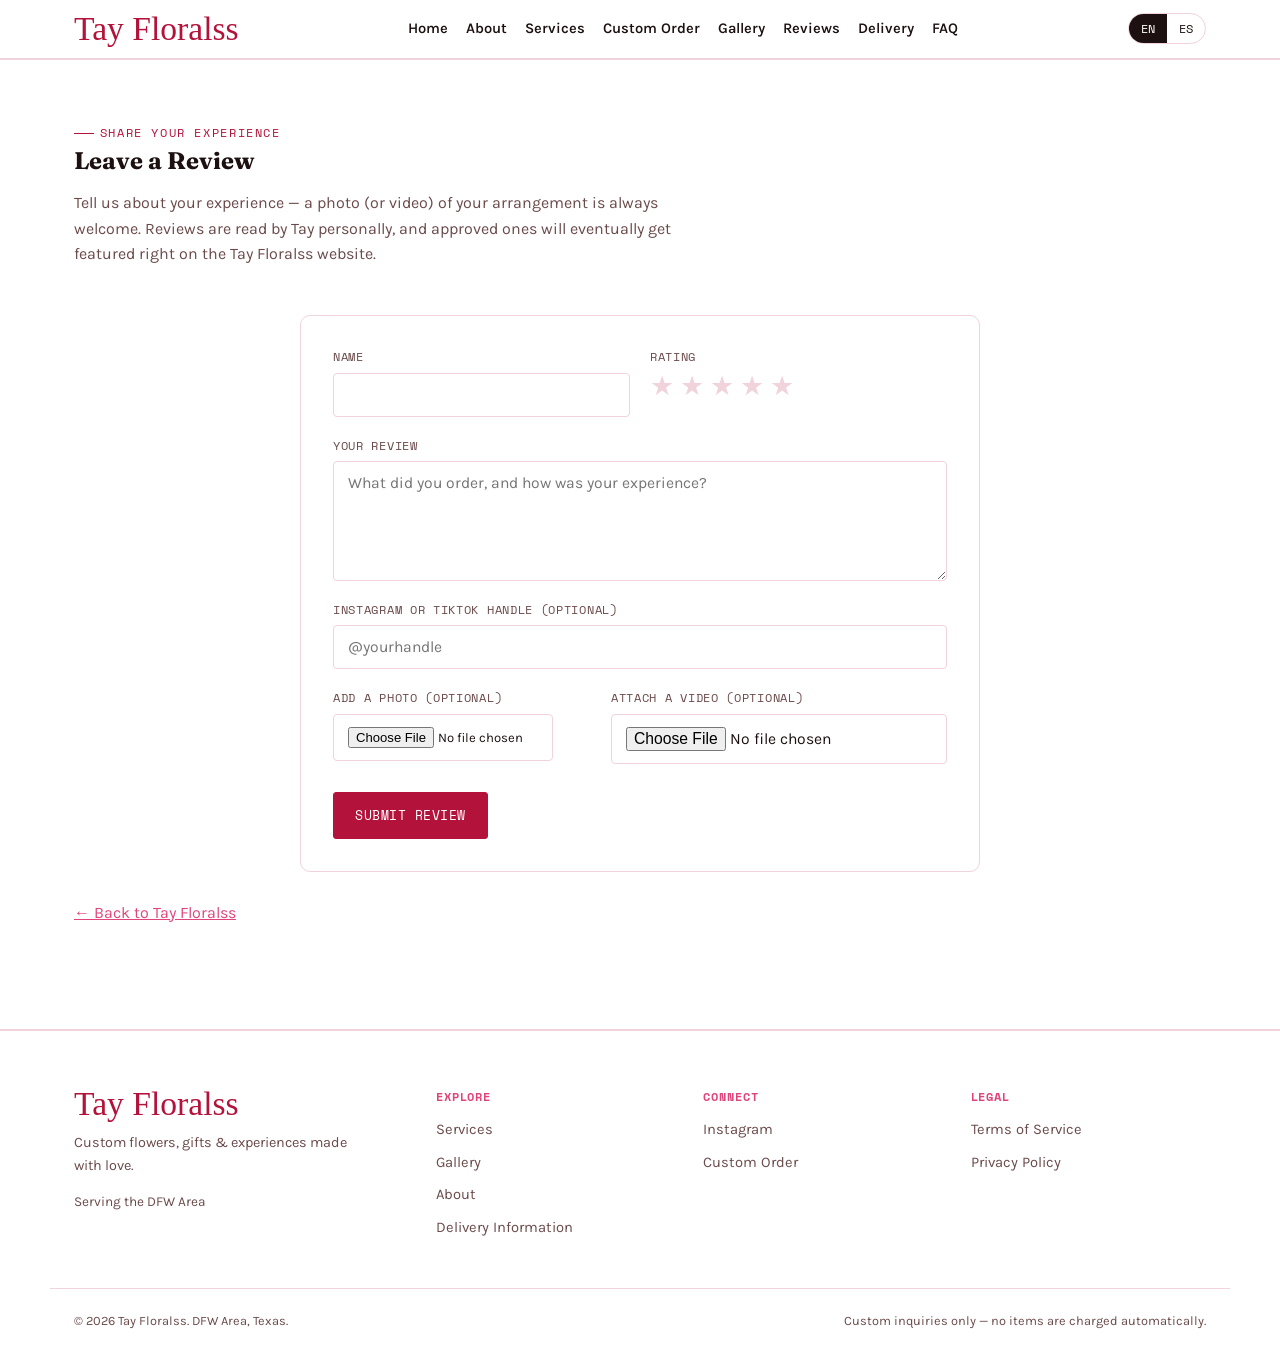
<file: leave-review.html>
<!doctype html>
<html lang="en">
<head>
<meta charset="UTF-8">
<meta name="viewport" content="width=device-width, initial-scale=1.0">
<meta name="description" content="Leave a review for Tay Floralss — custom bouquets in the DFW Area.">
<meta property="og:type" content="website">
<meta property="og:site_name" content="Tay Floralss">
<meta property="og:title" content="Leave a Review | Tay Floralss">
<title>Leave a Review | Tay Floralss</title>
<link rel="preconnect" href="https://fonts.googleapis.com">
<link rel="stylesheet" href="https://fonts.googleapis.com/css2?family=Fraunces:ital,opsz,wght@0,9..144,400;0,9..144,600;0,9..144,700;0,9..144,900;1,9..144,500;1,9..144,600&family=Karla:ital,wght@0,400;0,500;0,600;0,700;1,400&family=Space+Mono:wght@400;700&display=swap">
<link rel="stylesheet" href="assets/site.css">
<!-- Google Analytics -->
<script async src="https://www.googletagmanager.com/gtag/js?id=G-RZPMDTB0ZH"></script>
<script>window.dataLayer=window.dataLayer||[];function gtag(){dataLayer.push(arguments)}gtag('js',new Date());gtag('config','G-RZPMDTB0ZH');</script>
<script>document.addEventListener('click',function(e){var a=e.target.closest&&e.target.closest('a[href^="tel:"],a[href^="mailto:"]');if(a)gtag('event',a.getAttribute('href').indexOf('tel:')===0?'phone_click':'email_click',{link_url:a.getAttribute('href')})},true);</script>
<script>(function(){try{var s=sessionStorage,k='crow_src';if(!s.getItem(k)){var q=new URLSearchParams(location.search),r='';try{r=new URL(document.referrer).hostname.replace(/^www\./,'')}catch(e){}if(r===location.hostname.replace(/^www\./,''))r='';s.setItem(k,JSON.stringify({s:(q.get('utm_source')||r||'direct')+(q.get('utm_medium')?' / '+q.get('utm_medium'):''),l:location.pathname}))}document.addEventListener('DOMContentLoaded',function(){var v=JSON.parse(s.getItem(k)||'{}');document.querySelectorAll('input[name=lead_source]').forEach(function(i){i.value=v.s||''});document.querySelectorAll('input[name=lead_landing]').forEach(function(i){i.value=v.l||''})})}catch(e){}})();</script>
</head>
<body>

<!-- ============ TOP BAR ============ -->
<div class="topbar">
  <div class="topbar-inner">
    <a class="brand brand-script" href="index.html">
      Tay Floralss
    </a>
    <nav class="mainnav">
      <a href="index.html#home">Home</a>
      <a href="index.html#about">About</a>
      <a href="index.html#services">Services</a>
      <a href="index.html#order">Custom Order</a>
      <a href="index.html#gallery">Gallery</a>
      <a href="index.html#reviews">Reviews</a>
      <a href="index.html#delivery">Delivery</a>
      <a href="index.html#faq">FAQ</a>
    </nav>
    <div class="topbar-right">
      <div class="langswitch" role="group" aria-label="Language / Idioma">
        <button type="button" id="lang-en" aria-pressed="true">EN</button>
        <button type="button" id="lang-es" aria-pressed="false">ES</button>
      </div>
      <button class="hamburger" id="hamburger" aria-label="Menu" aria-expanded="false">
        <span></span><span></span><span></span>
      </button>
    </div>
  </div>
  <div class="mobilemenu" id="mobilemenu">
    <a href="index.html#home">Home</a>
    <a href="index.html#about">About</a>
    <a href="index.html#services">Services</a>
    <a href="index.html#order">Custom Order</a>
    <a href="index.html#gallery">Gallery</a>
    <a href="index.html#reviews">Reviews</a>
    <a href="index.html#delivery">Delivery</a>
    <a href="index.html#faq">FAQ</a>
  </div>
</div>

<!-- ============ LEAVE A REVIEW ============ -->
<section id="leave-review" style="padding-top:56px;">
  <div class="wrap">
    <div class="services-head">
      <span class="eyebrow" id="lrEyebrowEn">Share Your Experience</span>
      <h2 id="lrH2En">Leave a Review</h2>
      <p class="measure" style="color:var(--ink-soft)" id="lrSubEn">Tell us about your experience — a photo (or video) of your arrangement is always welcome. Reviews are read by Tay personally, and approved ones will eventually get featured right on the Tay Floralss website.</p>
    </div>

    <div class="review-form-wrap">
      <form id="reviewForm" name="review" data-netlify="true" netlify-honeypot="rf-bot-field" enctype="multipart/form-data"><input type="hidden" name="lead_source"><input type="hidden" name="lead_landing">
        <input type="hidden" name="form-name" value="review">
        <p style="display:none"><label>Don't fill this out: <input name="rf-bot-field"></label></p>
        <div class="field-grid">
          <div class="field"><label>Name</label><input required name="rname" type="text"></div>
          <div class="field">
            <label>Rating</label>
            <input type="hidden" name="rrating" id="ratingInput">
            <div class="star-input" id="starInput" role="radiogroup" aria-label="Rating">
              <span class="star" data-value="1">★</span><span class="star" data-value="2">★</span><span class="star" data-value="3">★</span><span class="star" data-value="4">★</span><span class="star" data-value="5">★</span>
            </div>
          </div>
        </div>
        <div class="field">
          <label>Your Review</label>
          <textarea name="rtext" maxlength="500" placeholder="What did you order, and how was your experience?"></textarea>
        </div>
        <div class="field">
          <label>Instagram or TikTok Handle (optional)</label>
          <input type="text" name="rsocial" placeholder="@yourhandle">
        </div>
        <div class="field-grid">
          <div class="field">
            <label>Add a Photo (optional)</label>
            <div class="photo-input-row">
              <input type="file" accept="image/*" id="reviewPhotoInput" name="rphoto">
              <img id="reviewPhotoPreview" class="photo-preview" alt="">
            </div>
          </div>
          <div class="field">
            <label>Attach a Video (optional)</label>
            <input type="file" accept="video/*" name="rvideo" id="reviewVideoInput">
          </div>
        </div>
        <div class="form-footer">
          <button class="btn btn-berry" type="submit">Submit Review</button>
          <span class="form-msg" id="reviewMsg"></span>
        </div>
      </form>
    </div>

    <p style="margin-top:28px"><a href="index.html#reviews">← Back to Tay Floralss</a></p>
  </div>
</section>

<!-- ============ FOOTER ============ -->
<footer>
  <div class="wrap footer-grid">
    <div>
      <div class="brand brand-script" style="margin-bottom:10px;">
        Tay Floralss
      </div>
      <p style="max-width:32ch;color:var(--ink-soft);font-size:.9rem">Custom flowers, gifts &amp; experiences made with love.</p>
      <p style="font-size:.85rem;color:var(--ink-soft)">Serving the DFW Area</p>
    </div>
    <div>
      <h4>Explore</h4>
      <a href="index.html#services">Services</a>
      <a href="index.html#gallery">Gallery</a>
      <a href="index.html#about">About</a>
      <a href="index.html#delivery">Delivery Information</a>
    </div>
    <div>
      <h4>Connect</h4>
      <a href="https://www.instagram.com/tayfloralss_/" target="_blank" rel="noopener">Instagram</a>
      <a href="index.html#order">Custom Order</a>
    </div>
    <div>
      <h4>Legal</h4>
      <a href="terms.html">Terms of Service</a>
      <a href="privacy.html">Privacy Policy</a>
    </div>
  </div>
  <div class="wrap footer-bottom">
    <span>© 2026 Tay Floralss. DFW Area, Texas.</span>
    <span>Custom inquiries only — no items are charged automatically.</span>
  </div>
</footer>

<script>
(function(){
  "use strict";

  var ham = document.getElementById("hamburger");
  var mm = document.getElementById("mobilemenu");
  ham.addEventListener("click",function(){
    var open = mm.classList.toggle("open");
    ham.setAttribute("aria-expanded", String(open));
  });
  mm.querySelectorAll("a").forEach(function(a){ a.addEventListener("click", function(){ mm.classList.remove("open"); }); });

  var lang = "en";
  var esCopy = {
    eyebrow: "Comparte Tu Experiencia",
    h2: "Deja una Reseña",
    sub: "Cuéntanos sobre tu experiencia — una foto (o video) de tu arreglo siempre es bienvenida. Tay lee las reseñas personalmente, y las aprobadas eventualmente serán presentadas en el sitio web de Tay Floralss.",
    ratingLabel: "Calificación",
    nameLabel: "Nombre",
    textLabel: "Tu Reseña",
    textPh: "¿Qué pediste, y cómo fue tu experiencia?",
    socialLabel: "Usuario de Instagram o TikTok (opcional)",
    photoLabel: "Añadir Foto (opcional)",
    videoLabel: "Adjuntar Video (opcional)",
    submit: "Enviar Reseña",
    back: "← Volver a Tay Floralss",
    thanks: "¡Gracias por tu reseña!",
    error: "No se pudo enviar la reseña. Intenta de nuevo.",
    ratingRequired: "Por favor selecciona una calificación."
  };
  var enCopy = {
    eyebrow: "Share Your Experience",
    h2: "Leave a Review",
    sub: "Tell us about your experience — a photo (or video) of your arrangement is always welcome. Reviews are read by Tay personally, and approved ones will eventually get featured right on the Tay Floralss website.",
    ratingLabel: "Rating",
    nameLabel: "Name",
    textLabel: "Your Review",
    textPh: "What did you order, and how was your experience?",
    socialLabel: "Instagram or TikTok Handle (optional)",
    photoLabel: "Add a Photo (optional)",
    videoLabel: "Attach a Video (optional)",
    submit: "Submit Review",
    back: "← Back to Tay Floralss",
    thanks: "Thank you for your review!",
    error: "Couldn't submit the review — please try again.",
    ratingRequired: "Please choose a star rating."
  };
  var copy = enCopy;

  function applyLang(l){
    lang = l;
    copy = l === "es" ? esCopy : enCopy;
    document.documentElement.lang = l;
    document.getElementById("lrEyebrowEn").textContent = copy.eyebrow;
    document.getElementById("lrH2En").textContent = copy.h2;
    document.getElementById("lrSubEn").textContent = copy.sub;
    ["lang-en"].forEach(function(id){var b=document.getElementById(id); if(b) b.setAttribute("aria-pressed", String(l==="en"));});
    ["lang-es"].forEach(function(id){var b=document.getElementById(id); if(b) b.setAttribute("aria-pressed", String(l==="es"));});
  }
  var langEnBtn = document.getElementById("lang-en");
  var langEsBtn = document.getElementById("lang-es");
  if(langEnBtn) langEnBtn.addEventListener("click",function(){applyLang("en");});
  if(langEsBtn) langEsBtn.addEventListener("click",function(){applyLang("es");});

  function submitToNetlify(formData){
    return fetch("/", { method: "POST", body: formData }).catch(function(){ /* not on Netlify — ignore */ });
  }

  var dbPromise = (window.claude && window.claude.use) ? window.claude.use("db") : Promise.resolve(null);

  var starInput = document.getElementById("starInput");
  var stars = starInput ? Array.from(starInput.querySelectorAll(".star")) : [];
  var ratingInput = document.getElementById("ratingInput");
  var currentRating = 0;
  stars.forEach(function(s){
    s.addEventListener("click", function(){
      currentRating = parseInt(s.dataset.value, 10);
      stars.forEach(function(st){ st.classList.toggle("active", parseInt(st.dataset.value,10) <= currentRating); });
      if(ratingInput) ratingInput.value = currentRating;
    });
  });

  var photoInput = document.getElementById("reviewPhotoInput");
  var photoPreview = document.getElementById("reviewPhotoPreview");
  var photoDataUrl = "";
  if(photoInput){
    photoInput.addEventListener("change", function(){
      var file = photoInput.files && photoInput.files[0];
      photoDataUrl = "";
      photoPreview.classList.remove("show");
      if(!file) return;
      if(file.size > 10*1024*1024){ alert(lang==="es" ? "La foto es demasiado grande (máx 10MB)." : "That photo is too large (max 10MB)."); photoInput.value=""; return; }
      var reader = new FileReader();
      reader.onload = function(ev){
        var img = new Image();
        img.onload = function(){
          var maxW = 900;
          var scale = Math.min(1, maxW / img.width);
          var canvas = document.createElement("canvas");
          canvas.width = Math.round(img.width * scale);
          canvas.height = Math.round(img.height * scale);
          var ctx = canvas.getContext("2d");
          ctx.drawImage(img, 0, 0, canvas.width, canvas.height);
          var quality = 0.6;
          var out = canvas.toDataURL("image/jpeg", quality);
          while(out.length > 180000 && quality > 0.25){
            quality -= 0.1;
            out = canvas.toDataURL("image/jpeg", quality);
          }
          photoDataUrl = out;
          photoPreview.src = out;
          photoPreview.classList.add("show");
        };
        img.src = ev.target.result;
      };
      reader.readAsDataURL(file);
    });
  }

  var reviewForm = document.getElementById("reviewForm");
  reviewForm.addEventListener("submit", function(e){
    e.preventDefault();
    var data = new FormData(reviewForm);
    var msg = document.getElementById("reviewMsg");
    if(!currentRating){
      msg.textContent = copy.ratingRequired;
      return;
    }
    var record = {
      name: (data.get("rname") || "").toString().slice(0,80),
      rating: currentRating,
      text: (data.get("rtext") || "").toString().slice(0,500),
      social: (data.get("rsocial") || "").toString().slice(0,80),
      photo: photoDataUrl || "",
      lang: lang,
      submittedAt: new Date().toISOString()
    };
    Promise.all([
      submitToNetlify(data),
      dbPromise.then(function(db){
        if(db){
          var id = "rev_" + Date.now() + "_" + Math.random().toString(36).slice(2,7);
          return db.doc("reviews/"+id).set(record);
        }
      })
    ]).then(function(){
      msg.textContent = copy.thanks;
      reviewForm.reset();
      currentRating = 0;
      stars.forEach(function(st){ st.classList.remove("active"); });
      if(ratingInput) ratingInput.value = "";
      photoDataUrl = "";
      photoPreview.classList.remove("show");
    }).catch(function(){
      msg.textContent = copy.error;
    });
  });
})();
</script>
</body>
</html>
</file>
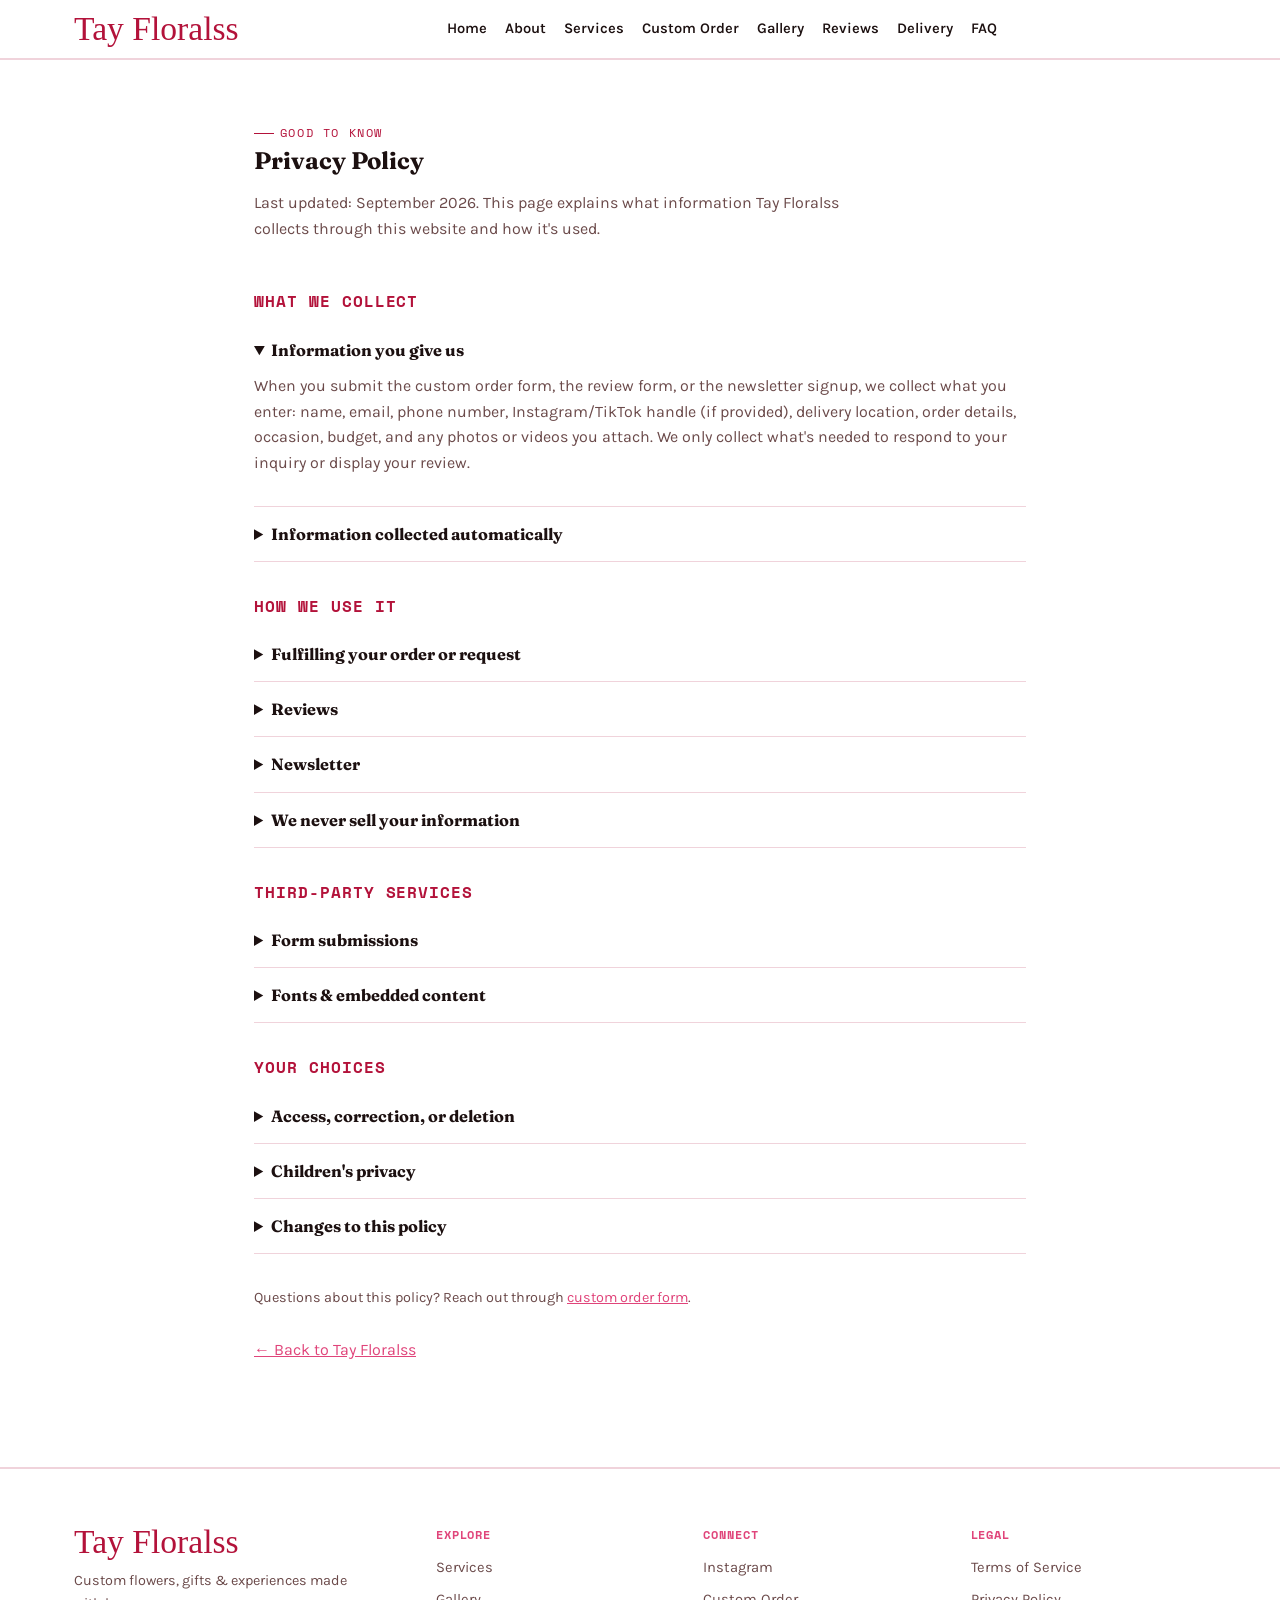
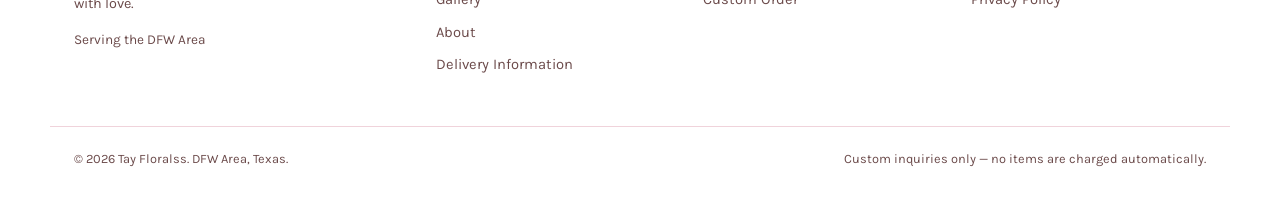
<file: privacy.html>
<!doctype html>
<html lang="en">
<head>
<meta charset="UTF-8">
<meta name="viewport" content="width=device-width, initial-scale=1.0">
<meta name="description" content="Privacy Policy for Tay Floralss — custom bouquets in the DFW Area.">
<meta property="og:type" content="website">
<meta property="og:site_name" content="Tay Floralss">
<meta property="og:title" content="Privacy Policy | Tay Floralss">
<title>Privacy Policy | Tay Floralss</title>
<link rel="preconnect" href="https://fonts.googleapis.com">
<link rel="stylesheet" href="https://fonts.googleapis.com/css2?family=Fraunces:ital,opsz,wght@0,9..144,400;0,9..144,600;0,9..144,700;0,9..144,900;1,9..144,500;1,9..144,600&family=Karla:ital,wght@0,400;0,500;0,600;0,700;1,400&family=Space+Mono:wght@400;700&display=swap">
<link rel="stylesheet" href="assets/site.css">
<!-- Google Analytics -->
<script async src="https://www.googletagmanager.com/gtag/js?id=G-RZPMDTB0ZH"></script>
<script>window.dataLayer=window.dataLayer||[];function gtag(){dataLayer.push(arguments)}gtag('js',new Date());gtag('config','G-RZPMDTB0ZH');</script>
<script>document.addEventListener('click',function(e){var a=e.target.closest&&e.target.closest('a[href^="tel:"],a[href^="mailto:"]');if(a)gtag('event',a.getAttribute('href').indexOf('tel:')===0?'phone_click':'email_click',{link_url:a.getAttribute('href')})},true);</script>
<script>(function(){try{var s=sessionStorage,k='crow_src';if(!s.getItem(k)){var q=new URLSearchParams(location.search),r='';try{r=new URL(document.referrer).hostname.replace(/^www\./,'')}catch(e){}if(r===location.hostname.replace(/^www\./,''))r='';s.setItem(k,JSON.stringify({s:(q.get('utm_source')||r||'direct')+(q.get('utm_medium')?' / '+q.get('utm_medium'):''),l:location.pathname}))}document.addEventListener('DOMContentLoaded',function(){var v=JSON.parse(s.getItem(k)||'{}');document.querySelectorAll('input[name=lead_source]').forEach(function(i){i.value=v.s||''});document.querySelectorAll('input[name=lead_landing]').forEach(function(i){i.value=v.l||''})})}catch(e){}})();</script>
</head>
<body>

<!-- ============ TOP BAR ============ -->
<div class="topbar">
  <div class="topbar-inner">
    <a class="brand brand-script" href="index.html">
      Tay Floralss
    </a>
    <nav class="mainnav">
      <a href="index.html#home">Home</a>
      <a href="index.html#about">About</a>
      <a href="index.html#services">Services</a>
      <a href="index.html#order">Custom Order</a>
      <a href="index.html#gallery">Gallery</a>
      <a href="index.html#reviews">Reviews</a>
      <a href="index.html#delivery">Delivery</a>
      <a href="index.html#faq">FAQ</a>
    </nav>
    <div class="topbar-right">
      <button class="hamburger" id="hamburger" aria-label="Menu" aria-expanded="false">
        <span></span><span></span><span></span>
      </button>
    </div>
  </div>
  <div class="mobilemenu" id="mobilemenu">
    <a href="index.html#home">Home</a>
    <a href="index.html#about">About</a>
    <a href="index.html#services">Services</a>
    <a href="index.html#order">Custom Order</a>
    <a href="index.html#gallery">Gallery</a>
    <a href="index.html#reviews">Reviews</a>
    <a href="index.html#delivery">Delivery</a>
    <a href="index.html#faq">FAQ</a>
  </div>
</div>

<!-- ============ PRIVACY POLICY ============ -->
<section style="padding-top:56px;">
  <div class="wrap" style="max-width:820px;">
    <div class="services-head">
      <span class="eyebrow">Good to Know</span>
      <h2>Privacy Policy</h2>
      <p class="measure" style="color:var(--ink-soft)">Last updated: September 2026. This page explains what information Tay Floralss collects through this website and how it's used.</p>
    </div>

    <div class="faq-group">
      <h3 class="faq-group-h">What We Collect</h3>
      <details class="faq" open>
        <summary>Information you give us</summary>
        <p>When you submit the custom order form, the review form, or the newsletter signup, we collect what you enter: name, email, phone number, Instagram/TikTok handle (if provided), delivery location, order details, occasion, budget, and any photos or videos you attach. We only collect what's needed to respond to your inquiry or display your review.</p>
      </details>
      <details class="faq">
        <summary>Information collected automatically</summary>
        <p>Like most websites, basic technical information (such as browser type and general usage) is collected automatically by our hosting provider for security and performance purposes. Tay Floralss's website uses Google Analytics, a service provided by Google, to understand how visitors find and use the site: pages viewed, time on site, the website or link that referred a visit, approximate location (city level), and device and browser type. Google Analytics uses cookies and similar technologies and receives information such as your IP address. When you submit a form, we also record where your visit came from and the first page you viewed, and we measure clicks on telephone and email links. We do not use this information to serve advertising and we do not sell it. Reports are available to Tay Floralss and to its website provider, Crow Web Consulting. Analytics data is kept for up to 14 months. To opt out, you can install Google's <a href="https://tools.google.com/dlpage/gaoptout" target="_blank" rel="noopener">Analytics Opt-out Browser Add-on</a> or block cookies in your browser settings.</p>
      </details>
    </div>

    <div class="faq-group">
      <h3 class="faq-group-h">How We Use It</h3>
      <details class="faq">
        <summary>Fulfilling your order or request</summary>
        <p>Information from the custom order form is used solely to follow up about your inquiry — discussing pricing, availability, and details — by whichever contact method you select (email, phone, text, or Instagram).</p>
      </details>
      <details class="faq">
        <summary>Reviews</summary>
        <p>Reviews (including any name, handle, photo, or video you submit) are read personally and, once approved, may be featured on this website and on Tay Floralss' Instagram. Don't include anything in a review you wouldn't want made public.</p>
      </details>
      <details class="faq">
        <summary>Newsletter</summary>
        <p>If you join the newsletter, your email is used only to send occasional updates about new arrangements, seasonal collections, and promotions. You can unsubscribe at any time — every email includes an unsubscribe option.</p>
      </details>
      <details class="faq">
        <summary>We never sell your information</summary>
        <p>Tay Floralss does not sell, rent, or trade your personal information to third parties for marketing purposes.</p>
      </details>
    </div>

    <div class="faq-group">
      <h3 class="faq-group-h">Third-Party Services</h3>
      <details class="faq">
        <summary>Form submissions</summary>
        <p>Form submissions on this site (custom orders, reviews, newsletter signups) are processed through Netlify Forms, our website hosting provider's form-handling service. Netlify stores submitted data securely so it can be delivered to Tay Floralss — see <a href="https://www.netlify.com/privacy/" target="_blank" rel="noopener">Netlify's own privacy policy</a> for how they handle that data.</p>
      </details>
      <details class="faq">
        <summary>Fonts &amp; embedded content</summary>
        <p>This site loads fonts from Google Fonts and may display embedded content or links from Instagram. These third parties may collect standard technical data (like IP address) when their resources load, under their own privacy policies.</p>
      </details>
    </div>

    <div class="faq-group">
      <h3 class="faq-group-h">Your Choices</h3>
      <details class="faq">
        <summary>Access, correction, or deletion</summary>
        <p>You can ask to see, correct, or delete the information we have about you (an order inquiry, a review, or a newsletter subscription) at any time by reaching out through <a href="index.html#order">custom order form</a>.</p>
      </details>
      <details class="faq">
        <summary>Children's privacy</summary>
        <p>This site and its forms are intended for adults placing custom orders. We don't knowingly collect information from children under 13.</p>
      </details>
      <details class="faq">
        <summary>Changes to this policy</summary>
        <p>This policy may be updated as the business and website grow; the "last updated" date at the top of this page reflects the most recent revision.</p>
      </details>
    </div>

    <p style="margin-top:8px;color:var(--ink-soft);font-size:.9rem">Questions about this policy? Reach out through <a href="index.html#order">custom order form</a>.</p>
    <p style="margin-top:28px"><a href="index.html">← Back to Tay Floralss</a></p>
  </div>
</section>

<!-- ============ FOOTER ============ -->
<footer>
  <div class="wrap footer-grid">
    <div>
      <div class="brand brand-script" style="margin-bottom:10px;">
        Tay Floralss
      </div>
      <p style="max-width:32ch;color:var(--ink-soft);font-size:.9rem">Custom flowers, gifts &amp; experiences made with love.</p>
      <p style="font-size:.85rem;color:var(--ink-soft)">Serving the DFW Area</p>
    </div>
    <div>
      <h4>Explore</h4>
      <a href="index.html#services">Services</a>
      <a href="index.html#gallery">Gallery</a>
      <a href="index.html#about">About</a>
      <a href="index.html#delivery">Delivery Information</a>
    </div>
    <div>
      <h4>Connect</h4>
      <a href="https://www.instagram.com/tayfloralss_/" target="_blank" rel="noopener">Instagram</a>
      <a href="index.html#order">Custom Order</a>
    </div>
    <div>
      <h4>Legal</h4>
      <a href="terms.html">Terms of Service</a>
      <a href="privacy.html">Privacy Policy</a>
    </div>
  </div>
  <div class="wrap footer-bottom">
    <span>© 2026 Tay Floralss. DFW Area, Texas.</span>
    <span>Custom inquiries only — no items are charged automatically.</span>
  </div>
</footer>

<script>
(function(){
  "use strict";
  var ham = document.getElementById("hamburger");
  var mm = document.getElementById("mobilemenu");
  ham.addEventListener("click",function(){
    var open = mm.classList.toggle("open");
    ham.setAttribute("aria-expanded", String(open));
  });
  mm.querySelectorAll("a").forEach(function(a){ a.addEventListener("click", function(){ mm.classList.remove("open"); }); });
})();
</script>
</body>
</html>
</file>
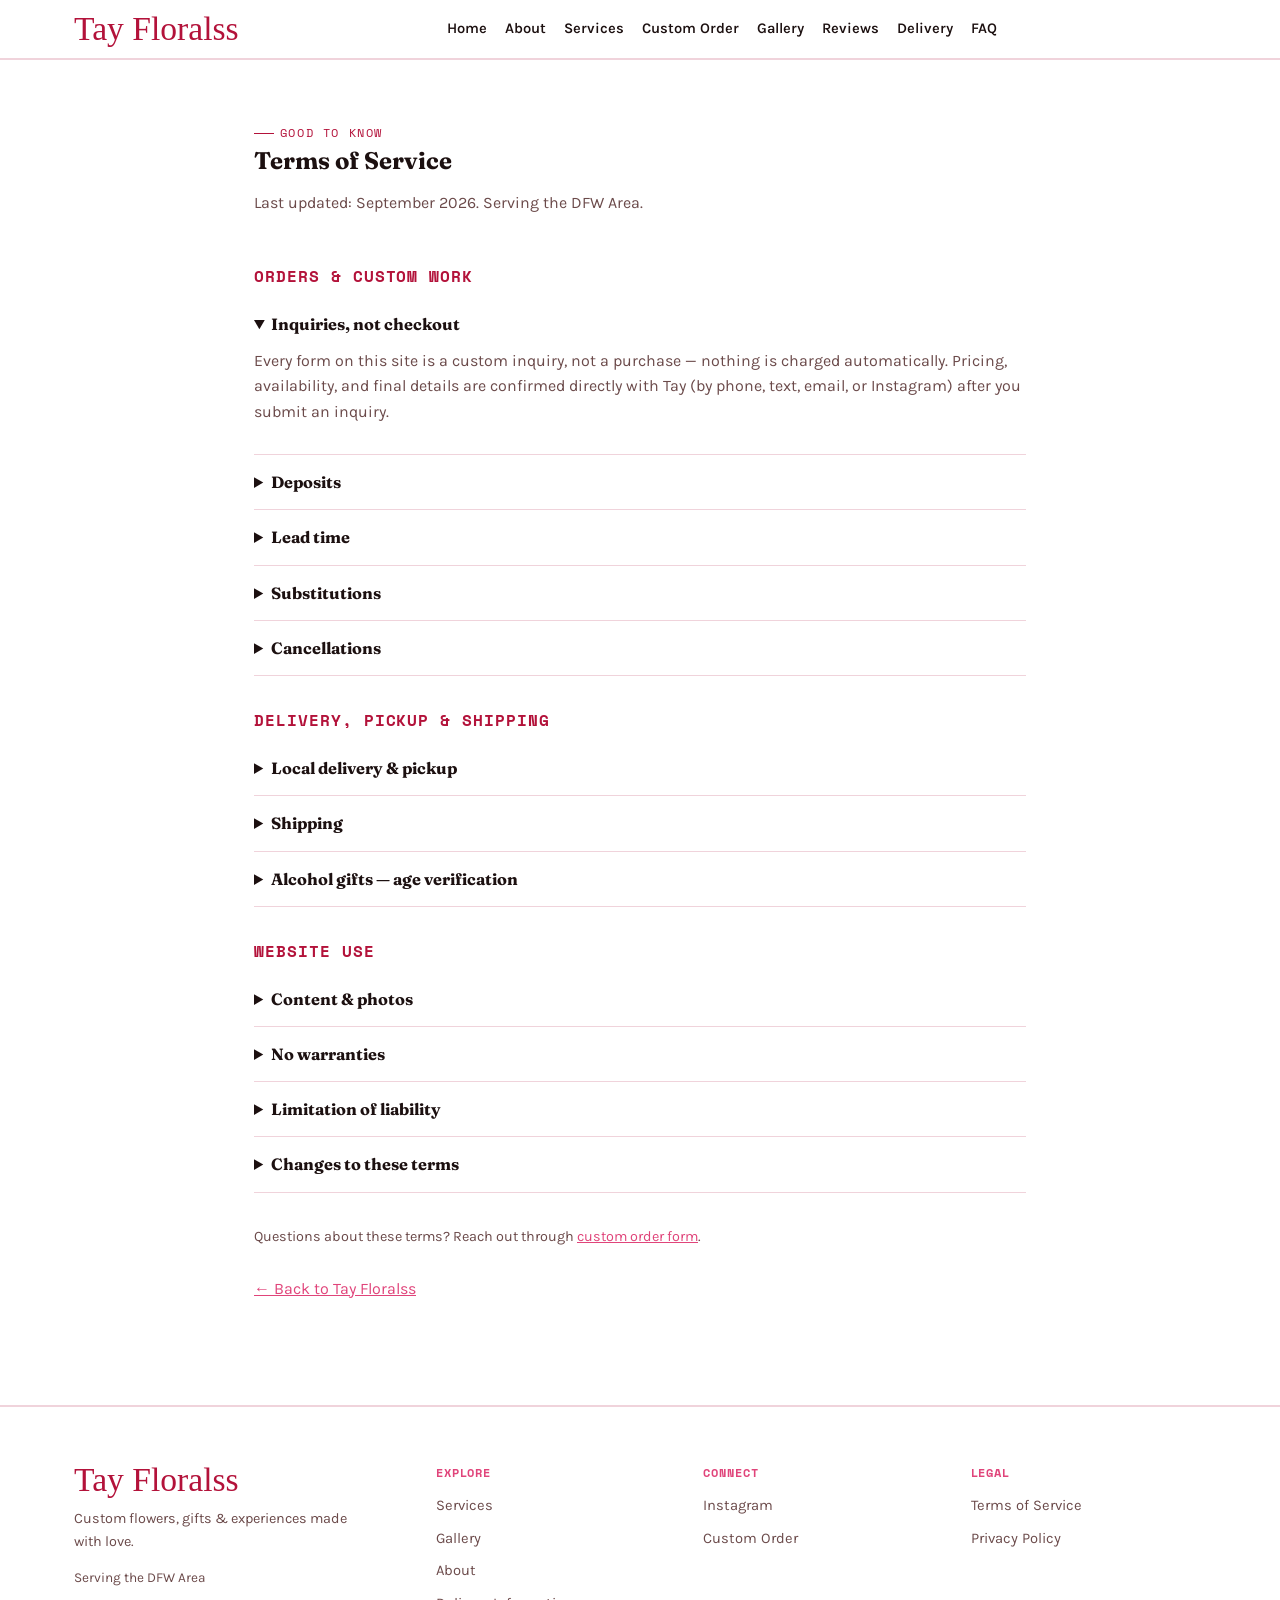
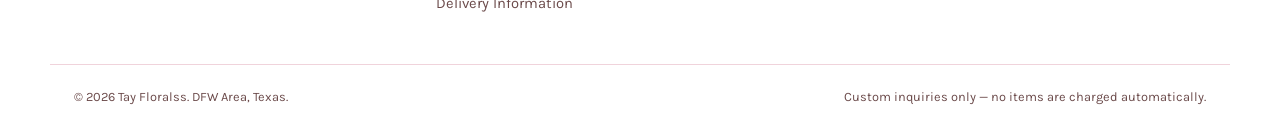
<file: terms.html>
<!doctype html>
<html lang="en">
<head>
<meta charset="UTF-8">
<meta name="viewport" content="width=device-width, initial-scale=1.0">
<meta name="description" content="Terms of Service for Tay Floralss — custom bouquets in the DFW Area.">
<meta property="og:type" content="website">
<meta property="og:site_name" content="Tay Floralss">
<meta property="og:title" content="Terms of Service | Tay Floralss">
<title>Terms of Service | Tay Floralss</title>
<link rel="preconnect" href="https://fonts.googleapis.com">
<link rel="stylesheet" href="https://fonts.googleapis.com/css2?family=Fraunces:ital,opsz,wght@0,9..144,400;0,9..144,600;0,9..144,700;0,9..144,900;1,9..144,500;1,9..144,600&family=Karla:ital,wght@0,400;0,500;0,600;0,700;1,400&family=Space+Mono:wght@400;700&display=swap">
<link rel="stylesheet" href="assets/site.css">
<!-- Google Analytics -->
<script async src="https://www.googletagmanager.com/gtag/js?id=G-RZPMDTB0ZH"></script>
<script>window.dataLayer=window.dataLayer||[];function gtag(){dataLayer.push(arguments)}gtag('js',new Date());gtag('config','G-RZPMDTB0ZH');</script>
<script>document.addEventListener('click',function(e){var a=e.target.closest&&e.target.closest('a[href^="tel:"],a[href^="mailto:"]');if(a)gtag('event',a.getAttribute('href').indexOf('tel:')===0?'phone_click':'email_click',{link_url:a.getAttribute('href')})},true);</script>
<script>(function(){try{var s=sessionStorage,k='crow_src';if(!s.getItem(k)){var q=new URLSearchParams(location.search),r='';try{r=new URL(document.referrer).hostname.replace(/^www\./,'')}catch(e){}if(r===location.hostname.replace(/^www\./,''))r='';s.setItem(k,JSON.stringify({s:(q.get('utm_source')||r||'direct')+(q.get('utm_medium')?' / '+q.get('utm_medium'):''),l:location.pathname}))}document.addEventListener('DOMContentLoaded',function(){var v=JSON.parse(s.getItem(k)||'{}');document.querySelectorAll('input[name=lead_source]').forEach(function(i){i.value=v.s||''});document.querySelectorAll('input[name=lead_landing]').forEach(function(i){i.value=v.l||''})})}catch(e){}})();</script>
</head>
<body>

<!-- ============ TOP BAR ============ -->
<div class="topbar">
  <div class="topbar-inner">
    <a class="brand brand-script" href="index.html">
      Tay Floralss
    </a>
    <nav class="mainnav">
      <a href="index.html#home">Home</a>
      <a href="index.html#about">About</a>
      <a href="index.html#services">Services</a>
      <a href="index.html#order">Custom Order</a>
      <a href="index.html#gallery">Gallery</a>
      <a href="index.html#reviews">Reviews</a>
      <a href="index.html#delivery">Delivery</a>
      <a href="index.html#faq">FAQ</a>
    </nav>
    <div class="topbar-right">
      <button class="hamburger" id="hamburger" aria-label="Menu" aria-expanded="false">
        <span></span><span></span><span></span>
      </button>
    </div>
  </div>
  <div class="mobilemenu" id="mobilemenu">
    <a href="index.html#home">Home</a>
    <a href="index.html#about">About</a>
    <a href="index.html#services">Services</a>
    <a href="index.html#order">Custom Order</a>
    <a href="index.html#gallery">Gallery</a>
    <a href="index.html#reviews">Reviews</a>
    <a href="index.html#delivery">Delivery</a>
    <a href="index.html#faq">FAQ</a>
  </div>
</div>

<!-- ============ TERMS OF SERVICE ============ -->
<section style="padding-top:56px;">
  <div class="wrap" style="max-width:820px;">
    <div class="services-head">
      <span class="eyebrow">Good to Know</span>
      <h2>Terms of Service</h2>
      <p class="measure" style="color:var(--ink-soft)">Last updated: September 2026. Serving the DFW Area.</p>
    </div>

    <div class="faq-group">
      <h3 class="faq-group-h">Orders &amp; Custom Work</h3>
      <details class="faq" open>
        <summary>Inquiries, not checkout</summary>
        <p>Every form on this site is a custom inquiry, not a purchase — nothing is charged automatically. Pricing, availability, and final details are confirmed directly with Tay (by phone, text, email, or Instagram) after you submit an inquiry.</p>
      </details>
      <details class="faq">
        <summary>Deposits</summary>
        <p>A nonrefundable deposit is required to begin most custom orders once details and pricing are confirmed. The deposit secures your date and covers sourcing costs for flowers, plushies, and other materials specific to your order.</p>
      </details>
      <details class="faq">
        <summary>Lead time</summary>
        <p>Standard custom arrangements need at least 24–48 hours notice. Weddings and large events need a minimum of 2–4 weeks. Rush requests may be accommodated case-by-case but aren't guaranteed.</p>
      </details>
      <details class="faq">
        <summary>Substitutions</summary>
        <p>Fresh flower varieties and colors depend on seasonal and wholesaler availability. If an exact bloom isn't available, it may be substituted with something of equal or greater value and similar color/style — every effort is made to stay true to your vision.</p>
      </details>
      <details class="faq">
        <summary>Cancellations</summary>
        <p>Deposits are nonrefundable. Cancellations made with enough notice before the scheduled date may be eligible to reschedule at Tay's discretion — reach out as soon as possible if your plans change.</p>
      </details>
    </div>

    <div class="faq-group">
      <h3 class="faq-group-h">Delivery, Pickup &amp; Shipping</h3>
      <details class="faq">
        <summary>Local delivery &amp; pickup</summary>
        <p>Fresh flower bouquets are available for local delivery or pickup in the DFW Area only. Delivery windows and any fees are confirmed at the time of your order. All orders require a minimum of 3 days' advance notice.</p>
      </details>
      <details class="faq">
        <summary>Shipping</summary>
        <p>Fresh flowers and alcohol gifts cannot be shipped. Only eternal (artificial) flower arrangements are eligible for shipping outside the local delivery area, at the customer's risk once handed to the carrier.</p>
      </details>
      <details class="faq">
        <summary>Alcohol gifts — age verification</summary>
        <p>Customized alcohol gifts are available only where legally permitted, for local pickup or delivery. Valid, government-issued ID proving the recipient is 21+ is required at the time of pickup or delivery — Tay Floralss reserves the right to refuse delivery without it.</p>
      </details>
    </div>

    <div class="faq-group">
      <h3 class="faq-group-h">Website Use</h3>
      <details class="faq">
        <summary>Content &amp; photos</summary>
        <p>Photos on this site are of real past creations unless otherwise noted, used to show the style and range of work available. Submitting a review or photo through the review form grants Tay Floralss permission to feature it on the website and social media, with your name or handle as provided.</p>
      </details>
      <details class="faq">
        <summary>No warranties</summary>
        <p>This site and its content are provided as-is. While every effort is made to keep information accurate and current, Tay Floralss makes no guarantee that the site will be error-free or uninterrupted.</p>
      </details>
      <details class="faq">
        <summary>Limitation of liability</summary>
        <p>Tay Floralss is not liable for indirect, incidental, or consequential damages arising from use of this site or from a custom order, beyond the value of the order itself.</p>
      </details>
      <details class="faq">
        <summary>Changes to these terms</summary>
        <p>These terms may be updated from time to time as the business grows; the "last updated" date at the top of this page will reflect the most recent revision.</p>
      </details>
    </div>

    <p style="margin-top:8px;color:var(--ink-soft);font-size:.9rem">Questions about these terms? Reach out through <a href="index.html#order">custom order form</a>.</p>
    <p style="margin-top:28px"><a href="index.html">← Back to Tay Floralss</a></p>
  </div>
</section>

<!-- ============ FOOTER ============ -->
<footer>
  <div class="wrap footer-grid">
    <div>
      <div class="brand brand-script" style="margin-bottom:10px;">
        Tay Floralss
      </div>
      <p style="max-width:32ch;color:var(--ink-soft);font-size:.9rem">Custom flowers, gifts &amp; experiences made with love.</p>
      <p style="font-size:.85rem;color:var(--ink-soft)">Serving the DFW Area</p>
    </div>
    <div>
      <h4>Explore</h4>
      <a href="index.html#services">Services</a>
      <a href="index.html#gallery">Gallery</a>
      <a href="index.html#about">About</a>
      <a href="index.html#delivery">Delivery Information</a>
    </div>
    <div>
      <h4>Connect</h4>
      <a href="https://www.instagram.com/tayfloralss_/" target="_blank" rel="noopener">Instagram</a>
      <a href="index.html#order">Custom Order</a>
    </div>
    <div>
      <h4>Legal</h4>
      <a href="terms.html">Terms of Service</a>
      <a href="privacy.html">Privacy Policy</a>
    </div>
  </div>
  <div class="wrap footer-bottom">
    <span>© 2026 Tay Floralss. DFW Area, Texas.</span>
    <span>Custom inquiries only — no items are charged automatically.</span>
  </div>
</footer>

<script>
(function(){
  "use strict";
  var ham = document.getElementById("hamburger");
  var mm = document.getElementById("mobilemenu");
  ham.addEventListener("click",function(){
    var open = mm.classList.toggle("open");
    ham.setAttribute("aria-expanded", String(open));
  });
  mm.querySelectorAll("a").forEach(function(a){ a.addEventListener("click", function(){ mm.classList.remove("open"); }); });
})();
</script>
</body>
</html>
</file>
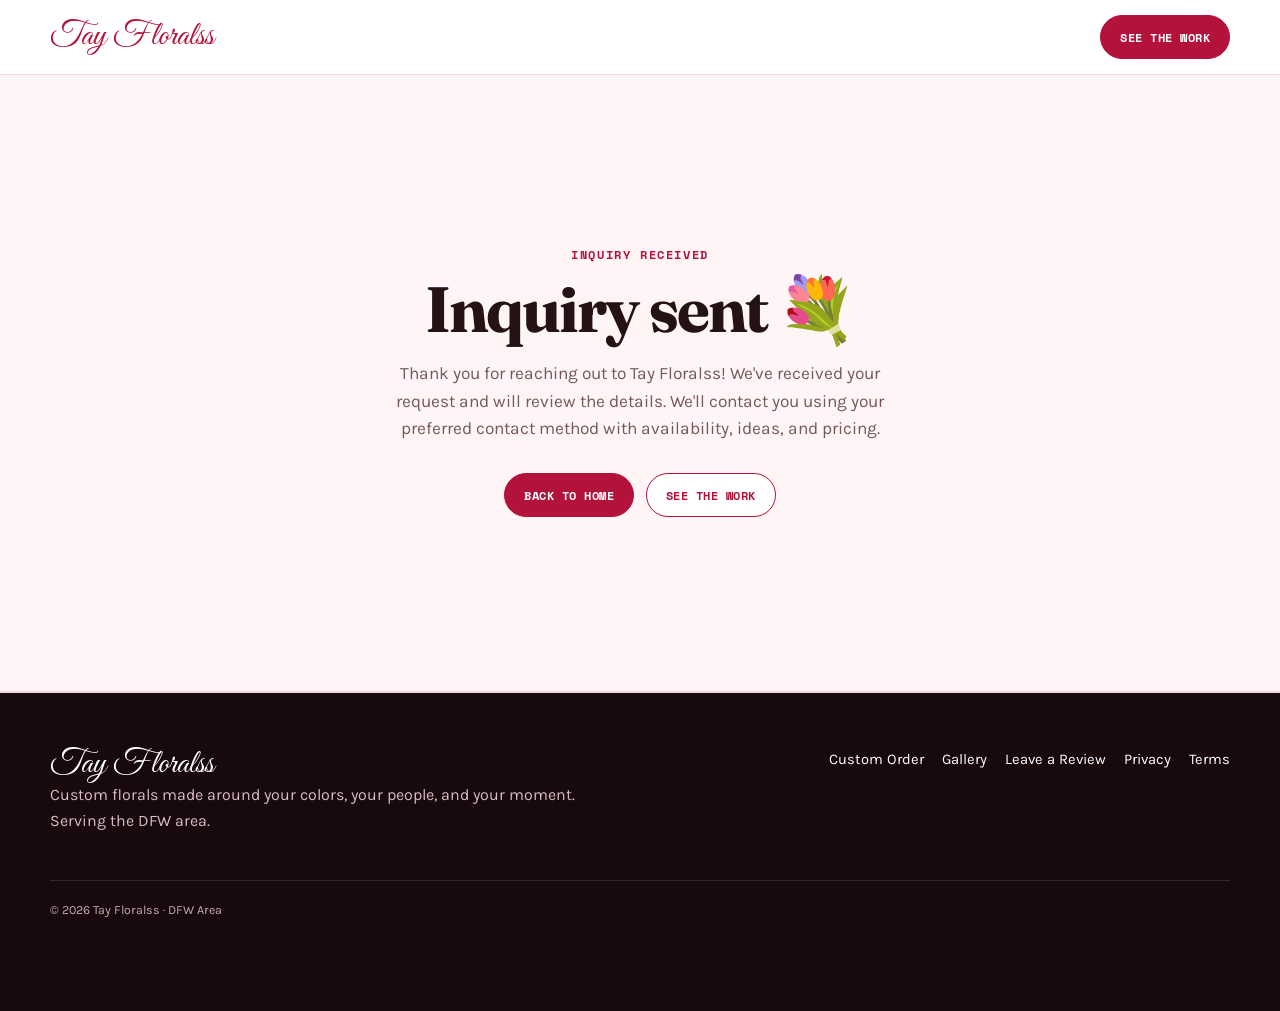
<file: thank-you.html>
<!doctype html>
<html lang="en">
<head>
<meta charset="UTF-8">
<meta name="viewport" content="width=device-width, initial-scale=1.0">
<meta name="robots" content="noindex">
<meta name="theme-color" content="#b3123a">
<meta name="description" content="Thank you for your inquiry with Tay Floralss.">
<title>Thank You | Tay Floralss</title>
<link rel="preconnect" href="https://fonts.googleapis.com"><link rel="stylesheet" href="https://fonts.googleapis.com/css2?family=Fraunces:ital,opsz,wght@0,9..144,500;0,9..144,600;0,9..144,700;0,9..144,900;1,9..144,500;1,9..144,600&family=Karla:wght@400;500;600;700&family=Space+Mono:wght@400;700&family=Great+Vibes&display=swap"><link rel="stylesheet" href="assets/site.css">
<style>
:root{--r:#b3123a;--p:#f7dbe4;--b:#fff5f7;--i:#241214;--m:#73585d;--l:#ecd8dd;--d:#18090d;--s:0 20px 60px rgba(86,17,35,.12)}*{box-sizing:border-box}html{scroll-behavior:smooth}body{background:#fff;color:var(--i);font-family:Karla,sans-serif;line-height:1.6}a{color:inherit}.w{width:min(1180px,calc(100% - 40px));margin:auto}.ey{font:700 .72rem/1 "Space Mono",monospace;letter-spacing:.14em;text-transform:uppercase;color:var(--r)}
.nav{position:sticky;top:0;z-index:100;background:rgba(255,255,255,.94);backdrop-filter:blur(18px);border-bottom:1px solid var(--l)}.navin{min-height:74px;display:flex;align-items:center;justify-content:space-between;gap:20px}.logo{font:400 2.15rem/1 "Great Vibes",cursive;color:var(--r);text-decoration:none}
.btn{display:inline-flex;align-items:center;justify-content:center;border-radius:999px;padding:12px 19px;border:1px solid var(--r);background:var(--r);color:#fff;text-decoration:none;font:700 .76rem "Space Mono",monospace;text-transform:uppercase;transition:.2s}.btn:hover{transform:translateY(-2px);box-shadow:0 10px 25px rgba(179,18,58,.2)}.btn.light{background:#fff;color:var(--r)}
.thanks{min-height:calc(100svh - 74px - 210px);display:flex;align-items:center;background:var(--b)}
.thanksCard{max-width:640px;margin:auto;text-align:center;padding:70px 20px}
.thanksCard .ey{display:block;margin-bottom:14px}
.thanksCard h1{font:700 clamp(2.4rem,6vw,4rem)/1.05 Fraunces,serif;letter-spacing:-.03em;margin:0 0 18px;color:var(--i)}
.thanksCard p{color:var(--m);font-size:1.08rem;max-width:52ch;margin:0 auto 30px}
.thanksBtns{display:flex;flex-wrap:wrap;gap:12px;justify-content:center}
.footer{padding:55px 0 90px;background:var(--d);color:#fff}.footerGrid{display:grid;grid-template-columns:1fr auto;gap:30px}.footer p{color:#d9bcc4;max-width:55ch}.footerLinks{display:flex;gap:18px;flex-wrap:wrap}.footerLinks a{color:#fff;text-decoration:none}.bottom{margin-top:30px;padding-top:20px;border-top:1px solid rgba(255,255,255,.12);font-size:.78rem;color:#c6aab2}
@media(max-width:650px){.w{width:min(100% - 28px,1180px)}.logo{font-size:1.9rem}.footer{padding:44px 0 60px;text-align:center}.footerGrid{grid-template-columns:1fr;gap:22px;justify-items:center;text-align:center}.footer p{max-width:36ch}.footerLinks{justify-content:center;gap:14px 20px}}
</style>
<!-- Google Analytics -->
<script async src="https://www.googletagmanager.com/gtag/js?id=G-RZPMDTB0ZH"></script>
<script>window.dataLayer=window.dataLayer||[];function gtag(){dataLayer.push(arguments)}gtag('js',new Date());gtag('config','G-RZPMDTB0ZH');</script>
<script>document.addEventListener('click',function(e){var a=e.target.closest&&e.target.closest('a[href^="tel:"],a[href^="mailto:"]');if(a)gtag('event',a.getAttribute('href').indexOf('tel:')===0?'phone_click':'email_click',{link_url:a.getAttribute('href')})},true);</script>
<script>(function(){try{var s=sessionStorage,k='crow_src';if(!s.getItem(k)){var q=new URLSearchParams(location.search),r='';try{r=new URL(document.referrer).hostname.replace(/^www\./,'')}catch(e){}if(r===location.hostname.replace(/^www\./,''))r='';s.setItem(k,JSON.stringify({s:(q.get('utm_source')||r||'direct')+(q.get('utm_medium')?' / '+q.get('utm_medium'):''),l:location.pathname}))}document.addEventListener('DOMContentLoaded',function(){var v=JSON.parse(s.getItem(k)||'{}');document.querySelectorAll('input[name=lead_source]').forEach(function(i){i.value=v.s||''});document.querySelectorAll('input[name=lead_landing]').forEach(function(i){i.value=v.l||''})})}catch(e){}})();</script>
<script>gtag('event','generate_lead',{form_name:'website_form'});</script>
</head>
<body>
<header class="nav"><div class="w navin"><a class="logo" href="index.html">Tay Floralss</a><a class="btn" href="index.html#gallery">See the work</a></div></header>

<section class="thanks">
  <div class="thanksCard">
    <span class="ey">Inquiry received</span>
    <h1>Inquiry sent 💐</h1>
    <p>Thank you for reaching out to Tay Floralss! We've received your request and will review the details. We'll contact you using your preferred contact method with availability, ideas, and pricing.</p>
    <div class="thanksBtns">
      <a class="btn" href="index.html">Back to Home</a>
      <a class="btn light" href="index.html#gallery">See the work</a>
    </div>
  </div>
</section>

<footer class="footer"><div class="w"><div class="footerGrid"><div><div class="logo" style="color:#fff">Tay Floralss</div><p>Custom florals made around your colors, your people, and your moment. Serving the DFW area.</p></div><div class="footerLinks"><a href="index.html#order">Custom Order</a><a href="index.html#gallery">Gallery</a><a href="leave-review.html">Leave a Review</a><a href="privacy.html">Privacy</a><a href="terms.html">Terms</a></div></div><div class="bottom">© <span id="year"></span> Tay Floralss · DFW Area</div></div></footer>
<script>document.getElementById('year').textContent=new Date().getFullYear();</script>
</body>
</html>
</file>
<file: assets/site.css>
:root{
    /* Tay Floralss luxury palette: white background, red & pink accents. */
    --paper:#ffffff;
    --paper-soft:#fbe4ea;
    --deep:#150707;
    --card:#ffffff;
    --ink:#1c1010;
    --ink-soft:#6b4a4a;
    --moss:#b3123a;
    --moss-soft:#f6dbe2;
    --berry:#b3123a;
    --berry-soft:#f6dbe2;
    --periwinkle:#e0447a;
    --periwinkle-soft:#fbe4ea;
    --yolk:#e0447a;
    --yolk-soft:#fbe4ea;
    --line:#f0d3db;
    --shadow:rgba(20,5,10,.15);
    --focus:#e0447a;
    --mark:#ffffff;
    --lux-red:#b3123a;
    --lux-black:#e0447a;
    --lux-black-soft:#fbe4ea;
    --brand-a:#b3123a;
    --brand-b:#150707;
    --brand-c:#e0447a;
    --brand-d:#7a0a26;
    --brand-e:#f0a3bf;
    --brand-f:#1c1c1c;
    --kraft-bg:#d9b185;
    --kraft-bg-soft:rgba(217,177,133,.32);
    --kraft-ink:#2b1c10;
  }

  *{box-sizing:border-box;}
  html{scroll-behavior:smooth;}
  body{
    margin:0;
    background:var(--paper);
    color:var(--ink);
    font-family:Karla, "Trebuchet MS", sans-serif;
    font-size:16px;
    line-height:1.6;
  }
  img,svg{max-width:100%;display:block;}
  h1,h2,h3,h4{
    font-family:Fraunces, Georgia, serif;
    font-weight:700;
    margin:0 0 .4em;
    text-wrap:balance;
    color:var(--ink);
  }
  p{margin:0 0 1em;}
  a{color:var(--yolk);}
  a:focus-visible,button:focus-visible,input:focus-visible,textarea:focus-visible,select:focus-visible{
    outline:3px solid var(--focus);
    outline-offset:2px;
  }
  .wrap{max-width:1180px;margin:0 auto;padding:0 24px;}
  .measure{max-width:65ch;}
  .eyebrow{
    font-family:"Space Mono", monospace;
    font-size:.72rem;
    letter-spacing:.14em;
    text-transform:uppercase;
    color:var(--moss);
    display:inline-flex;
    align-items:center;
    gap:.5em;
  }
  .eyebrow::before{content:"";width:20px;height:1px;background:var(--moss);display:inline-block;}
  section{padding:88px 0;}
  @media (max-width:720px){section{padding:56px 0;}}
  .btn{
    font-family:"Space Mono", monospace;
    font-size:.82rem;
    letter-spacing:.04em;
    text-transform:uppercase;
    display:inline-flex;
    align-items:center;
    gap:.6em;
    padding:.95em 1.6em;
    border-radius:3px;
    border:1.5px solid var(--ink);
    background:var(--ink);
    color:var(--paper);
    text-decoration:none;
    cursor:pointer;
    transition:transform .15s ease, background .2s ease, color .2s ease;
  }
  .btn:hover{transform:translateY(-2px);}
  .btn-berry{background:var(--lux-red);border-color:var(--lux-red);color:var(--mark);}
  .btn-outline{background:transparent;color:var(--ink);border-color:var(--ink);}
  .btn-outline:hover{background:var(--ink);color:var(--paper);}
  @media (prefers-reduced-motion:reduce){
    html{scroll-behavior:auto;}
    *{animation-duration:.01ms !important; animation-iteration-count:1 !important; transition-duration:.01ms !important;}
  }

  /* ---------- NAV ---------- */
  .topbar{
    position:sticky;top:0;z-index:60;overflow:hidden;
    background:var(--paper);
    border-bottom:2px solid var(--line);
  }
  .brand-swirl{
    position:absolute;top:50%;left:50%;z-index:0;pointer-events:none;
    width:180vw;height:180vw;max-width:1400px;max-height:1400px;
    transform:translate(-50%,-50%) rotate(0deg);
    background:
      radial-gradient(circle at 22% 26%, var(--brand-a) 0%, transparent 26%),
      radial-gradient(circle at 78% 16%, var(--brand-e) 0%, transparent 22%),
      radial-gradient(circle at 70% 78%, var(--brand-d) 0%, transparent 30%),
      radial-gradient(circle at 20% 80%, var(--brand-f) 0%, transparent 26%),
      conic-gradient(from 0deg, var(--brand-b), var(--brand-c) 30%, var(--brand-f) 50%, var(--brand-c) 70%, var(--brand-b) 100%);
    animation:brandspin 70s linear infinite;
    opacity:.07;
  }
  footer .brand-swirl{animation-duration:90s;animation-direction:reverse;}
  @keyframes brandspin{
    from{transform:translate(-50%,-50%) rotate(0deg);}
    to{transform:translate(-50%,-50%) rotate(360deg);}
  }
  @media (prefers-reduced-motion:reduce){.brand-swirl{animation:none;}}
  .topbar-inner{position:relative;z-index:1;}
  .topbar-inner{
    display:flex;align-items:center;justify-content:space-between;
    padding:12px 24px;max-width:1180px;margin:0 auto;gap:16px;
  }
  .brand{
    display:flex;align-items:center;gap:10px;
    text-decoration:none;color:var(--ink);
    font-family:Fraunces, serif;font-weight:700;font-size:1.3rem;
  }
  .brand svg{width:34px;height:34px;flex:none;}
  .brand-script{
    font-family:"Great Vibes", cursive;
    font-weight:400;
    font-size:2.1rem;
    line-height:1;
    color:var(--moss);
  }
  footer .brand-script{color:var(--moss);}
  nav.mainnav{display:flex;align-items:center;gap:18px;}
  nav.mainnav a{font-size:.86rem;white-space:nowrap;}
  nav.mainnav a{
    color:var(--ink);text-decoration:none;font-size:.92rem;
    font-weight:600;position:relative;
  }
  nav.mainnav a::after{
    content:"";position:absolute;left:0;right:0;bottom:-6px;height:2px;
    background:var(--yolk);transform:scaleX(0);transition:transform .2s ease;
  }
  nav.mainnav a:hover::after{transform:scaleX(1);}
  .topbar-right{display:flex;align-items:center;gap:14px;}
  .langswitch{
    display:flex;border:1.5px solid var(--line);border-radius:20px;overflow:hidden;
    font-family:"Space Mono",monospace;font-size:.75rem;
  }
  .langswitch button{
    border:0;background:transparent;color:var(--ink);padding:6px 12px;cursor:pointer;
    font-family:inherit;font-size:inherit;
  }
  .langswitch button[aria-pressed="true"]{background:var(--ink);color:var(--paper);}
  footer .langswitch button[aria-pressed="true"]{background:var(--yolk);color:var(--deep);}
  .hamburger{display:none;background:none;border:1.5px solid var(--line);border-radius:6px;padding:8px 10px;cursor:pointer;}
  .hamburger span{display:block;width:20px;height:2px;background:var(--ink);margin:4px 0;}
  .mobilemenu{
    display:none;flex-direction:column;gap:2px;
    background:var(--paper);
    border-bottom:1px solid var(--line);padding:8px 24px 18px;
  }
  .mobilemenu a{color:var(--ink);text-decoration:none;padding:12px 4px;border-bottom:1px solid var(--line);font-weight:600;}
  .mobilemenu.open{display:flex;}
  @media (max-width:880px){
    nav.mainnav{display:none;}
    .hamburger{display:inline-flex;flex-direction:column;justify-content:center;}
  }

  /* ---------- HERO ---------- */
  .hero{
    position:relative;overflow:hidden;
    background:var(--deep);
    min-height:85vh;
  }
  .video-mosaic{position:absolute;inset:0;display:grid;grid-template-columns:repeat(3,1fr);gap:3px;background:var(--deep);}
  .vtile{position:relative;overflow:hidden;isolation:isolate;height:100%;}
  .vtile img,.vtile video{
    width:100%;height:100%;object-fit:cover;display:block;background:var(--deep);
  }
  /* per-tile color-grade, ties the reel to the site palette without hiding the real colors */
  .vtile::after{
    content:"";position:absolute;inset:0;mix-blend-mode:soft-light;opacity:.4;pointer-events:none;
  }
  /* per-tile tint-berry/periwinkle/moss color removed — uniform .pink-filter now sets the grade */
  /* vignette for depth */
  .vtile::before{
    content:"";position:absolute;inset:0;z-index:1;pointer-events:none;
    background:radial-gradient(ellipse at 50% 50%, transparent 45%, rgba(15,10,6,.55) 100%);
  }
  @media (max-width:760px){
    .hero{min-height:70vh;}
    .video-mosaic{display:flex;position:absolute;overflow-x:auto;scroll-snap-type:x mandatory;-webkit-overflow-scrolling:touch;}
    .vtile{flex:0 0 88%;height:100%;scroll-snap-align:center;}
  }
  .hero-grain{
    position:absolute;inset:0;z-index:2;pointer-events:none;opacity:.06;mix-blend-mode:overlay;
    background-image:url("data:image/svg+xml;utf8,<svg xmlns='http://www.w3.org/2000/svg' width='120' height='120'><filter id='n'><feTurbulence type='fractalNoise' baseFrequency='0.85' numOctaves='2' stitchTiles='stitch'/></filter><rect width='100%25' height='100%25' filter='url(%23n)'/></svg>");
  }
  .vtile .pink-filter{
    position:absolute;inset:0;z-index:2;pointer-events:none;
    background:linear-gradient(155deg, rgba(255,150,195,.58) 0%, rgba(255,110,165,.38) 45%, rgba(130,95,205,.34) 100%);
    mix-blend-mode:soft-light;
  }
  .vtile .pink-filter::after{
    content:"";position:absolute;inset:0;
    background:rgba(255,175,205,.26);
    mix-blend-mode:overlay;
  }
  .vtile .pink-filter.pink-strong{
    background:linear-gradient(155deg, rgba(255,110,175,.78) 0%, rgba(255,70,140,.56) 45%, rgba(115,75,195,.5) 100%);
  }
  .vtile .pink-filter.pink-strong::after{
    background:rgba(255,140,185,.4);
  }
  .welcome-veil{
    position:absolute;inset:0;z-index:5;display:flex;align-items:center;justify-content:center;
    background:rgba(20,14,8,0);opacity:0;pointer-events:none;
    transition:opacity 2.4s ease, background 2.4s ease;
  }
  .welcome-veil.show{opacity:1;background:rgba(20,14,8,.42);pointer-events:auto;}
  .welcome-card{
    background:rgba(240,163,191,.28);
    backdrop-filter:blur(22px) saturate(180%);
    -webkit-backdrop-filter:blur(22px) saturate(180%);
    border:1px solid rgba(255,214,231,.55);
    border-radius:20px;padding:40px 48px;text-align:center;
    max-width:360px;
    box-shadow:0 24px 60px rgba(179,18,58,.28), inset 0 1px 0 rgba(255,255,255,.5);
    transform:translateY(14px) scale(.97);transition:transform 2.4s cubic-bezier(.2,.7,.3,1);
  }
  .welcome-veil.show .welcome-card{transform:translateY(0) scale(1);}
  .welcome-card .wc-name{font-family:Fraunces,serif;font-style:italic;font-weight:600;font-size:1.8rem;color:#fff;text-shadow:0 2px 14px rgba(0,0,0,.3);margin-bottom:.5em;}
  .welcome-card .wc-line{font-family:"Space Mono",monospace;font-size:.88rem;color:var(--yolk-soft);margin:.35em 0;}
  @media (prefers-reduced-motion:reduce){.welcome-veil,.welcome-card{transition:none;}}

  /* ---------- SERVICES ---------- */
  .services-head{max-width:640px;margin-bottom:48px;}
  .service-filters{display:flex;flex-wrap:wrap;gap:10px;margin-bottom:32px;}
  .filter-chip{
    font-family:"Space Mono",monospace;font-size:.8rem;letter-spacing:.02em;
    background:var(--card);border:1px solid var(--line);border-radius:20px;
    padding:8px 16px;color:var(--ink);cursor:pointer;transition:background .15s ease, color .15s ease, border-color .15s ease;
  }
  .filter-chip:hover{border-color:var(--periwinkle);}
  .filter-chip.is-active{background:var(--lux-red);border-color:var(--lux-red);color:var(--mark);}
  .service-grid{display:grid;grid-template-columns:repeat(3,1fr);gap:26px;}
  @media (max-width:920px){.service-grid{grid-template-columns:repeat(2,1fr);}}
  @media (max-width:620px){.service-grid{grid-template-columns:1fr;}}
  .service-card{
    background:var(--card);border:1px solid var(--line);border-radius:6px;
    padding:28px 24px;position:relative;transition:transform .2s ease, box-shadow .2s ease;
    box-shadow:0 1px 2px rgba(61,42,26,.03), 0 12px 26px -22px var(--shadow);
  }
  .service-card:hover{transform:translateY(-4px);box-shadow:0 14px 30px var(--shadow);}
  .service-num{
    font-family:"Space Mono",monospace;font-size:.72rem;color:var(--ink-soft);
    letter-spacing:.08em;
  }
  .service-gallery{
    position:relative;width:100%;aspect-ratio:9/16;margin:0 0 14px;
    overflow:hidden;border-radius:8px;border:1px solid var(--line);background:var(--yolk-soft);
  }
  .service-gallery .service-slide{
    position:absolute;inset:0;width:100%;height:100%;object-fit:cover;
    opacity:0;transition:opacity .9s ease;
  }
  .service-gallery .service-slide.is-active{opacity:1;}
  @media (prefers-reduced-motion:reduce){.service-gallery .service-slide{transition:none;}}
  .service-slide-placeholder{
    position:absolute;inset:0;display:flex;align-items:center;justify-content:center;
    font-family:"Space Mono",monospace;font-size:.8rem;letter-spacing:.06em;text-transform:uppercase;
    color:var(--ink-soft);text-align:center;padding:1em;
  }
  .service-card-wide{grid-column:1 / -1;}
  .service-gallery-trio{
    display:grid;grid-template-columns:repeat(3,1fr);gap:14px;margin:0 0 14px;
  }
  .service-gallery-trio .service-gallery{margin:0;}
  @media (max-width:620px){.service-gallery-trio{grid-template-columns:1fr;}}
  .service-icon{width:44px;height:44px;margin:14px 0 12px;}
  .service-card h3{font-size:1.24rem;margin-bottom:.35em;}
  .service-card p{color:var(--ink-soft);font-size:.95rem;margin-bottom:0;}
  .service-tag{
    display:inline-block;margin-top:14px;font-family:"Space Mono",monospace;
    font-size:.68rem;letter-spacing:.06em;text-transform:uppercase;
    background:var(--moss-soft);color:var(--moss);padding:4px 10px;border-radius:12px;
  }
  .service-caption{
    text-align:center;max-width:640px;margin:28px auto 0;padding:24px 28px;
    background:var(--card);border:1px solid var(--line);border-radius:8px;
  }
  .service-caption h3{font-size:1.24rem;margin-bottom:.35em;}
  .service-caption p{color:var(--ink-soft);font-size:.95rem;margin-bottom:0;}

  /* ---------- BAND (alternating full bleed) ---------- */
  .band{background:var(--paper);color:var(--ink);}

  .band-periwinkle{background:var(--paper);color:var(--ink);}
  .band-periwinkle .eyebrow{color:var(--periwinkle);}
  .band-periwinkle .eyebrow::before{background:var(--periwinkle);}

  /* ---------- FALL BAND (kraft-paper / plaid palette from the seasonal art) ---------- */
  .band-fall{
    --fall-accent:#b8542c;
    background:
      repeating-linear-gradient(0deg, transparent 0 46px, rgba(196,163,114,.55) 46px 60px),
      repeating-linear-gradient(90deg, transparent 0 46px, rgba(196,163,114,.55) 46px 60px),
      #f7e7c9;
    color:#33220f;
  }
  .band-fall .mascot-chip{background:#fbf2dc;border-color:#e0c48e;color:#33220f;}
  .band-fall .btn{background:var(--fall-accent) !important;border-color:var(--fall-accent) !important;color:#fff8ea !important;}
  .band-fall .fall-card{
    background:var(--kraft-bg);
    color:var(--kraft-ink);
    padding:28px 32px;
    border-radius:14px;
    box-shadow:0 14px 30px -18px rgba(43,28,16,.5);
    max-width:56ch;
  }
  .band-fall .fall-card .eyebrow{color:var(--fall-accent);}
  .band-fall .fall-card .eyebrow::before{background:var(--fall-accent);}
  .band-fall .fall-card h2{margin-bottom:.35em;}
  .band-fall .fall-card p{margin:0;color:#43301b;line-height:1.6;}
  @media (max-width:480px){.band-fall .fall-card{padding:22px 20px;}}
  .fall-center{display:flex;flex-direction:column;align-items:center;text-align:center;max-width:640px;}
  .fall-center .mascot-row{justify-content:center;}
  /* ---------- ANIME/CHARACTER SECTION ---------- */
  .character-grid{display:grid;grid-template-columns:1.1fr .9fr;gap:56px;align-items:center;}
  @media (max-width:900px){.character-grid{grid-template-columns:1fr;}}
  .mascot-row{display:flex;gap:18px;flex-wrap:wrap;margin:26px 0;}
  .mascot-chip{
    display:flex;align-items:center;gap:10px;background:var(--card);
    border:1px solid var(--line);border-radius:30px;padding:8px 16px 8px 8px;
    font-family:"Space Mono",monospace;font-size:.78rem;
  }
  .mascot-chip svg{width:34px;height:34px;}

  /* ---------- SOFT PINK PHOTO-BACKDROP BLOBS ---------- */
  .pink-blob{position:relative;overflow:hidden;}
  .pink-blob::before{
    content:"";position:absolute;width:520px;height:520px;border-radius:50%;
    background:radial-gradient(circle, rgba(240,163,191,.4), rgba(240,163,191,0) 70%);
    z-index:0;pointer-events:none;
  }
  .pink-blob > .wrap{position:relative;z-index:1;}
  #about.pink-blob::before{top:-160px;right:-160px;}
  #services.pink-blob::before{bottom:-200px;left:-200px;}
  #gallery.pink-blob::before{top:-180px;left:50%;transform:translateX(-50%);}
  #reviews.pink-blob::before{bottom:-200px;right:-180px;}

  /* ---------- ABOUT ---------- */
  .about-welcome{margin-bottom:48px;padding-bottom:40px;border-bottom:1px solid var(--line);}
  .welcome-grid{display:grid;grid-template-columns:1.2fr .8fr;gap:36px;align-items:center;}
  .welcome-text{max-width:640px;}
  .about-cta-row{display:flex;gap:14px;flex-wrap:wrap;margin-top:8px;}
  .welcome-image{display:flex;justify-content:center;align-items:center;height:100%;}
  .welcome-image .photo-frame{
    padding:14px;
    background:var(--paper-soft);
    border:1px solid rgba(240,163,191,.5);
    border-radius:16px;
  }
  .welcome-image img{max-width:100%;max-height:420px;width:auto;height:auto;border-radius:8px;display:block;filter:drop-shadow(0 18px 30px rgba(179,18,58,.18));}
  @media (max-width:820px){
    .welcome-grid{grid-template-columns:1fr;}
    .welcome-image{order:-1;max-width:260px;margin:0 auto 8px;}
    .welcome-image img{max-height:280px;}
  }
  .quote{
    font-family:Fraunces,serif;font-style:italic;font-weight:500;
    font-size:1.5rem;color:var(--yolk);border-left:3px solid var(--yolk);
    padding-left:20px;margin:30px 0;
  }

  /* ---------- GALLERY ---------- */
  .gallery-controls{display:flex;justify-content:space-between;align-items:center;flex-wrap:wrap;gap:16px;margin-bottom:32px;}
  .count-select{
    font-family:"Space Mono",monospace;font-size:.78rem;display:flex;gap:6px;align-items:center;
  }
  .count-select select{
    font-family:inherit;font-size:inherit;padding:6px 10px;border-radius:16px;
    border:1.5px solid var(--ink);background:var(--card);color:var(--ink);
  }
  .polaroid-grid{
    display:grid;grid-template-columns:repeat(auto-fill,minmax(220px,1fr));gap:28px 22px;
  }
  .polaroid{
    background:var(--card);border:1px solid var(--line);border-radius:4px;
    padding:10px 10px 16px;box-shadow:0 8px 18px var(--shadow);
    cursor:pointer;transition:transform .25s ease;
  }
  .polaroid:nth-child(3n+1){transform:rotate(-1.6deg);}
  .polaroid:nth-child(3n+2){transform:rotate(1.1deg);}
  .polaroid:nth-child(3n){transform:rotate(-0.6deg);}
  .polaroid:hover{transform:rotate(0deg) translateY(-6px) scale(1.02);z-index:2;}
  .polaroid-art{aspect-ratio:1/1;border-radius:2px;overflow:hidden;margin-bottom:10px;}
  .polaroid figcaption{font-size:.82rem;text-align:center;color:var(--ink-soft);}
  .polaroid .ptitle{display:block;font-weight:700;color:var(--ink);font-size:.88rem;margin-bottom:2px;}
  .gallery-cta{text-align:center;margin-top:44px;}

  /* ---------- INSTAGRAM CARD (feed header) ---------- */
  .instagram-card{
    background:var(--card);border:1px solid var(--line);border-radius:14px;
    padding:24px 26px;max-width:340px;margin:28px auto 40px;
    box-shadow:0 1px 2px rgba(61,42,26,.04), 0 14px 30px -20px var(--shadow);
  }
  .instagram-header{display:flex;align-items:center;gap:14px;margin-bottom:14px;text-align:left;}
  .instagram-avatar{width:60px;height:60px;border-radius:50%;object-fit:cover;flex:none;border:2px solid var(--periwinkle);}
  .instagram-header h3{margin:0;font-family:Fraunces,serif;font-weight:700;font-size:1.05rem;color:var(--ink);}
  .instagram-header p{margin:.2em 0 0;font-size:.85rem;color:var(--ink-soft);}
  .instagram-bio{font-size:.9rem;color:var(--ink-soft);margin-bottom:18px;line-height:1.5;text-align:left;}
  .instagram-btn{
    display:block;width:100%;padding:.85em 0;text-align:center;
    background:var(--lux-red);color:var(--mark);text-decoration:none;
    border-radius:6px;font-family:"Space Mono",monospace;font-weight:700;
    font-size:.8rem;text-transform:uppercase;letter-spacing:.04em;
    transition:opacity .2s ease, transform .15s ease;
  }
  .instagram-btn:hover{opacity:.9;transform:translateY(-2px);}

  /* ---------- SOCIAL CARDS ROW (Instagram + TikTok, side by side) ---------- */
  .social-card-row{display:flex;gap:20px;flex-wrap:wrap;align-items:stretch;justify-content:center;margin-bottom:28px;}
  .social-card-row .instagram-card,
  .social-card-row .tiktok-card{
    flex:1 1 300px;max-width:420px;margin:0;
    display:flex;flex-direction:column;
  }
  .social-card-row .instagram-bio{flex:1;}
  .social-card-row .instagram-btn,
  .social-card-row .tiktok-btn{margin-top:auto;}
  .tiktok-card{
    background:var(--card);border:1px solid var(--line);border-radius:14px;
    padding:24px 26px;box-shadow:0 1px 2px rgba(61,42,26,.04), 0 14px 30px -20px var(--shadow);
  }
  .tiktok-card .instagram-header{margin-bottom:14px;}
  .tiktok-card .instagram-avatar{border-color:var(--ink);}
  .tiktok-stats{
    display:flex;gap:14px;flex-wrap:wrap;font-family:"Space Mono",monospace;
    font-size:.78rem;color:var(--ink-soft);margin-bottom:16px;
  }
  .tiktok-stats strong{color:var(--ink);}
  .tiktok-btn{
    display:block;width:100%;padding:.85em 0;text-align:center;
    background:var(--lux-red);color:var(--mark);text-decoration:none;
    border-radius:6px;font-family:"Space Mono",monospace;font-weight:700;
    font-size:.8rem;text-transform:uppercase;letter-spacing:.04em;
    transition:opacity .2s ease, transform .15s ease;
  }
  .tiktok-btn:hover{opacity:.85;transform:translateY(-2px);}

  /* ---------- INSTAGRAM SLIDER (real photos, periodically re-pulled — see
     REAL_IG_POSTS in the script below) ---------- */
  .ig-slider{position:relative;}
  .ig-live-grid{
    display:flex;align-items:flex-start;gap:14px;overflow-x:auto;scroll-snap-type:x mandatory;
    -webkit-overflow-scrolling:touch;scrollbar-width:none;padding-bottom:4px;
  }
  .ig-live-grid::-webkit-scrollbar{display:none;}
  .ig-live-tile{
    position:relative;display:block;flex:0 0 82%;aspect-ratio:9/16;border-radius:8px;
    overflow:hidden;background:var(--card);border:1px solid var(--line);
    scroll-snap-align:start;cursor:pointer;
    box-shadow:0 1px 2px rgba(61,42,26,.04), 0 14px 30px -20px var(--shadow);
    transition:transform .3s cubic-bezier(.22,1,.36,1), box-shadow .3s ease;
  }
  @media (min-width:640px){.ig-live-tile{flex:0 0 calc(33.333% - 10px);}}
  @media (min-width:1024px){.ig-live-tile{flex:0 0 calc(20% - 12px);}}
  .ig-live-tile:hover{transform:translateY(-4px);box-shadow:0 1px 2px rgba(61,42,26,.06), 0 20px 36px -16px var(--shadow);}
  .ig-live-tile::before{
    content:"";position:absolute;inset:-4px;background-image:var(--bg);background-size:cover;
    background-position:center;filter:blur(18px) brightness(.55);transform:scale(1.15);z-index:0;
  }
  .ig-live-placeholder{
    display:flex;align-items:center;justify-content:center;cursor:default;
    background:var(--paper-soft);color:var(--ink-soft);
    font-family:"Space Mono",monospace;font-size:.8rem;letter-spacing:.06em;text-transform:uppercase;text-align:center;padding:1em;
  }
  .ig-live-placeholder:hover{transform:none;box-shadow:0 1px 2px rgba(61,42,26,.04), 0 14px 30px -20px var(--shadow);}
  .ig-live-tile img{position:relative;z-index:1;width:100%;height:100%;object-fit:contain;display:block;transition:transform .5s cubic-bezier(.22,1,.36,1);}
  .ig-live-tile:hover img{transform:scale(1.08);}
  .ig-live-tile .ig-play{position:absolute;top:14px;right:14px;width:34px;height:34px;border-radius:50%;background:rgba(0,0,0,.55);display:flex;align-items:center;justify-content:center;}
  .ig-live-tile .ig-play svg{width:14px;height:14px;fill:#fff;}
  .ig-live-caption{
    position:absolute;inset:auto 0 0 0;padding:20px 18px 16px;text-align:left;
    background:linear-gradient(180deg, transparent 0%, rgba(20,14,8,.82) 78%);
    color:#fff;font-size:.92rem;line-height:1.4;
    opacity:0;transform:translateY(6px);transition:opacity .25s ease, transform .25s ease;
  }
  .ig-live-tile:hover .ig-live-caption{opacity:1;transform:translateY(0);}
  @media (max-width:640px){.ig-live-tile{width:170px;}}
  .ig-slider-nav{
    position:absolute;top:50%;transform:translateY(-50%);width:2.5rem;height:2.5rem;
    border-radius:9999px;background:var(--card);border:1px solid var(--line);
    display:flex;align-items:center;justify-content:center;color:var(--ink);
    cursor:pointer;transition:background-color .2s ease, color .2s ease;z-index:2;
    box-shadow:0 6px 16px var(--shadow);
  }
  .ig-slider-nav:hover{background:var(--ink);color:var(--paper);}
  .ig-slider-nav.prev{left:-14px;}
  .ig-slider-nav.next{right:-14px;}
  .ig-slider-nav[disabled]{opacity:.35;pointer-events:none;}
  @media (max-width:760px){.ig-slider-nav{display:none;}}
  .ig-live-empty{
    padding:26px 20px;color:var(--ink-soft);width:100%;
    font-size:.86rem;border:1.5px dashed var(--line);border-radius:10px;text-align:center;
  }

  /* ---------- FEED GRID (Instagram-style tiles, real gallery data) ---------- */
  .feed-grid{display:grid;grid-template-columns:repeat(auto-fill,minmax(190px,1fr));gap:14px;}
  .feed-grid .feed-tile{
    position:relative;cursor:pointer;border-radius:8px;overflow:hidden;
    box-shadow:0 1px 2px rgba(30,20,10,.08), 0 16px 32px -22px rgba(20,12,4,.55);
    transition:transform .35s cubic-bezier(.22,1,.36,1), box-shadow .35s ease;
  }
  .feed-grid .feed-tile:hover{transform:translateY(-4px);box-shadow:0 1px 2px rgba(30,20,10,.1), 0 22px 40px -18px rgba(20,12,4,.6);}
  .feed-grid .feed-tile .polaroid-art{aspect-ratio:1/1;margin:0;border-radius:0;}
  .feed-grid .feed-tile figcaption{
    position:absolute;inset:auto 0 0 0;padding:14px 14px 12px;text-align:left;
    background:linear-gradient(180deg, transparent 0%, rgba(30,18,8,.85) 78%);
    opacity:0;transition:opacity .3s ease;
  }
  .feed-grid .feed-tile:hover figcaption{opacity:1;}
  .feed-grid .feed-tile .ptitle{color:#fff;}
  .feed-grid .feed-tile figcaption{color:rgba(255,255,255,.85);font-size:.78rem;}


  /* lightbox */
  .lightbox{
    position:fixed;inset:0;background:rgba(20,16,10,.82);display:none;
    align-items:center;justify-content:center;z-index:200;padding:24px;
  }
  .lightbox.open{display:flex;}
  .lightbox-panel{
    background:var(--card);border-radius:10px;max-width:720px;width:100%;
    display:grid;grid-template-columns:1fr 1fr;overflow:hidden;max-height:88vh;
  }
  @media (max-width:640px){.lightbox-panel{grid-template-columns:1fr;overflow-y:auto;}}
  .lightbox-art{aspect-ratio:1/1;}
  .lightbox-body{padding:26px;position:relative;}
  .lightbox-close{
    position:absolute;top:12px;right:14px;background:none;border:0;font-size:1.4rem;
    cursor:pointer;color:var(--ink-soft);line-height:1;
  }

  /* ---------- DELIVERY ---------- */
  .delivery-grid{display:grid;grid-template-columns:1fr 1fr;gap:52px;align-items:start;}
  @media (max-width:900px){.delivery-grid{grid-template-columns:1fr;}}
  .zip-form{display:flex;gap:10px;margin:18px 0;flex-wrap:wrap;}
  .zip-form input{
    flex:1;min-width:180px;padding:12px 14px;border-radius:4px;border:1.5px solid var(--ink);
    font-family:Karla,sans-serif;font-size:.95rem;background:var(--card);color:var(--ink);
  }
  .zip-result{
    margin-top:14px;padding:14px 16px;border-radius:6px;font-family:"Space Mono",monospace;
    font-size:.85rem;display:none;
  }
  .zip-result.show{display:block;}
  .zip-result.local{background:var(--moss-soft);color:var(--moss);}
  .zip-result.extended{background:var(--yolk-soft);color:var(--yolk);}
  .zip-result.contact{background:var(--yolk-soft);color:var(--yolk);}
  .legend{display:flex;gap:18px;flex-wrap:wrap;margin-top:18px;font-size:.85rem;}
  .legend span{display:inline-flex;align-items:center;gap:8px;}
  .swatch{width:12px;height:12px;border-radius:50%;display:inline-block;}
  .rules-list{list-style:none;margin:0;padding:0;display:flex;flex-direction:column;gap:14px;}
  .rules-list li{
    display:flex;gap:12px;padding:14px 16px;background:var(--card);border:1px solid var(--line);
    border-radius:6px;font-size:.92rem;
  }
  .rule-icon{flex:none;width:22px;height:22px;margin-top:2px;}
  details.faq{border-bottom:1px solid var(--line);padding:14px 0;}
  details.faq summary{cursor:pointer;font-weight:700;font-family:Fraunces,serif;font-size:1.02rem;}
  details.faq p{margin-top:10px;color:var(--ink-soft);}

  /* ---------- CUSTOM ORDER FORM ---------- */
  .order-wrap{background:var(--card);border:1px solid var(--line);border-radius:10px;padding:44px;box-shadow:0 20px 50px var(--shadow);}
  @media (max-width:600px){.order-wrap{padding:26px 20px;}}
  .field-grid{display:grid;grid-template-columns:1fr 1fr;gap:20px;}
  @media (max-width:640px){.field-grid{grid-template-columns:1fr;}}
  .field{display:flex;flex-direction:column;gap:6px;margin-bottom:20px;}
  .field label{font-family:"Space Mono",monospace;font-size:.72rem;text-transform:uppercase;letter-spacing:.06em;color:var(--ink-soft);}
  .field input,.field select,.field textarea{
    padding:12px 14px;border-radius:4px;border:1.5px solid var(--line);
    font-family:Karla,sans-serif;font-size:.98rem;background:var(--paper);color:var(--ink);
  }
  .field textarea{min-height:120px;resize:vertical;font-family:Karla,sans-serif;}
  .field input:focus,.field select:focus,.field textarea:focus{border-color:var(--periwinkle);}
  .chip-group{display:flex;flex-wrap:wrap;gap:8px;}
  .chip-group label{
    display:flex;align-items:center;gap:6px;border:1.5px solid var(--line);border-radius:20px;
    padding:7px 13px;font-size:.82rem;cursor:pointer;font-family:Karla,sans-serif;
    text-transform:none;letter-spacing:0;color:var(--ink);
  }
  .chip-group input{width:14px;height:14px;accent-color:var(--yolk);}
  .shipping-note{
    display:none;background:var(--yolk-soft);border-radius:6px;padding:12px 14px;font-size:.85rem;margin-top:6px;
  }
  .shipping-note.show{display:block;}
  .field.is-required label::after{content:" *";color:var(--berry);}
  .field.is-required input{border-color:var(--berry);}
  .form-footer{display:flex;align-items:center;gap:18px;flex-wrap:wrap;margin-top:8px;}
  .form-msg{font-family:"Space Mono",monospace;font-size:.82rem;color:var(--moss);}

  /* ---------- SOCIAL ---------- */
  .social-cards{display:grid;grid-template-columns:repeat(2,1fr);gap:24px;}
  @media (max-width:600px){.social-cards{grid-template-columns:1fr;}}

  /* ---------- FEED PREVIEW CARDS (real IG/TikTok data, link out) ---------- */
  .feed-cards{display:grid;grid-template-columns:repeat(3,1fr);gap:22px;}
  @media (max-width:900px){.feed-cards{grid-template-columns:1fr 1fr;}}
  @media (max-width:600px){.feed-cards{grid-template-columns:1fr;}}
  .feed-card{
    display:block;background:var(--card);border:1px solid var(--line);border-radius:14px;
    padding:26px;text-decoration:none;color:var(--ink);
    transition:transform .2s ease, box-shadow .2s ease;
  }
  .feed-card:hover{transform:translateY(-4px);box-shadow:0 16px 34px var(--shadow);}
  .feed-card-top{display:flex;align-items:center;gap:12px;margin-bottom:14px;}
  .feed-avatar{width:52px;height:52px;border-radius:50%;object-fit:cover;flex:none;border:2px solid var(--line);}
  .feed-id{flex:1;min-width:0;}
  .feed-handle{font-family:Fraunces,serif;font-weight:700;font-size:1.05rem;}
  .feed-platform{font-family:"Space Mono",monospace;font-size:.74rem;color:var(--periwinkle);text-transform:uppercase;letter-spacing:.05em;}
  .feed-arrow{flex:none;color:var(--ink-soft);transition:transform .2s ease, color .2s ease;}
  .feed-card:hover .feed-arrow{transform:translate(2px,-2px);color:var(--yolk);}
  .feed-bio{font-size:.9rem;color:var(--ink-soft);margin-bottom:14px;}
  .feed-stats{display:flex;gap:16px;font-size:.84rem;color:var(--ink-soft);margin-bottom:16px;flex-wrap:wrap;}
  .feed-stats strong{color:var(--ink);font-family:"Space Mono",monospace;}
  .feed-cta{display:inline-flex;}
  .social-card{
    background:var(--card);border:1px solid var(--line);border-radius:8px;padding:30px;
    display:flex;flex-direction:column;gap:12px;align-items:flex-start;
  }
  .social-stat{font-family:"Space Mono",monospace;color:var(--ink-soft);font-size:.85rem;}

  /* ---------- FOOTER ---------- */
  footer{
    position:relative;overflow:hidden;
    background:var(--paper);
    color:var(--ink-soft);padding:56px 0 30px;
    border-top:2px solid var(--line);
  }
  .footer-grid{position:relative;z-index:1;display:grid;grid-template-columns:1.4fr 1fr 1fr 1fr;gap:32px;}
  @media (max-width:800px){.footer-grid{grid-template-columns:1fr 1fr;}}
  @media (max-width:480px){.footer-grid{grid-template-columns:1fr;}}
  footer h4{font-family:"Space Mono",monospace;font-size:.75rem;text-transform:uppercase;letter-spacing:.08em;color:var(--yolk);margin-bottom:1em;}
  footer a{color:var(--ink-soft);text-decoration:none;display:block;margin-bottom:.6em;font-size:.92rem;}
  footer a:hover{color:var(--yolk);}
  .footer-bottom{
    position:relative;z-index:1;
    border-top:1px solid var(--line);margin-top:40px;padding-top:22px;
    display:flex;justify-content:space-between;flex-wrap:wrap;gap:12px;
    font-size:.8rem;color:var(--ink-soft);align-items:center;
  }

  .sticky-cta{
    position:fixed;left:0;right:0;bottom:0;z-index:80;background:var(--ink);
    padding:12px 20px;display:none;justify-content:center;
  }
  .sticky-cta a{color:var(--paper);text-decoration:none;font-family:"Space Mono",monospace;
    font-size:.85rem;letter-spacing:.03em;text-transform:uppercase;display:flex;gap:8px;align-items:center;}
  @media (max-width:720px){.sticky-cta{display:flex;} body{padding-bottom:56px;}}

  [data-reveal]{opacity:1;transform:none;}
  .visually-hidden{position:absolute;width:1px;height:1px;overflow:hidden;clip:rect(0,0,0,0);white-space:nowrap;}

  /* ---------- ADD-ONS ---------- */
  .addon-block{margin-top:44px;padding-top:36px;border-top:1px solid var(--line);}
  .ready-block{background:var(--card);border:1.5px solid var(--lux-red);border-radius:12px;padding:28px 30px;margin-top:44px;}
  .ready-block .ready-h{font-family:Fraunces,serif;font-style:italic;font-weight:600;font-size:1.4rem;color:var(--yolk);margin-bottom:.3em;}
  .addon-chips{display:flex;flex-wrap:wrap;gap:10px;}
  .addon-chip{
    display:inline-flex;align-items:center;gap:7px;border-radius:20px;padding:8px 14px;
    font-size:.86rem;color:var(--mark);
    background:var(--lux-red);border:1.5px solid var(--lux-red);
  }

  /* ---------- OCCASIONS ---------- */
  .occasion-chips{display:flex;flex-wrap:wrap;gap:10px;margin:8px 0 36px;}
  .occ-chip{
    background:var(--lux-black-soft);border:1px solid var(--lux-black);border-radius:20px;
    padding:9px 16px;font-size:.88rem;color:var(--lux-black);
  }
  #occasions .eyebrow{color:var(--lux-black);}
  #occasions .eyebrow::before{background:var(--lux-black);}
  .occ-mascot{width:100%;max-width:340px;justify-self:center;}
  .callout-card{
    background:var(--card);border:1.5px solid var(--lux-black);border-radius:12px;
    padding:26px 30px;max-width:640px;
  }
  .callout-card .eyebrow{font-family:Fraunces,serif;font-style:italic;font-size:1.15rem;
    text-transform:none;letter-spacing:0;color:var(--lux-black);font-weight:600;}
  .callout-card .eyebrow::before{display:none;}

  /* ---------- REVIEWS ---------- */
  .reviews-grid{display:grid;grid-template-columns:repeat(auto-fill,minmax(260px,1fr));gap:22px;margin:30px 0;}
  .review-card{
    background:var(--card);border:1px solid var(--line);border-radius:10px;
    padding:22px;display:flex;flex-direction:column;gap:8px;
    box-shadow:0 1px 2px rgba(61,42,26,.03), 0 12px 26px -22px var(--shadow);
  }
  .review-card .stars{color:var(--yolk);font-size:1.05rem;letter-spacing:2px;}
  .review-card .r-name{font-family:Fraunces,serif;font-weight:700;font-size:1.05rem;}
  .review-card .r-text{font-size:.92rem;color:var(--ink-soft);}
  .review-card img.r-photo{border-radius:8px;width:100%;max-height:220px;object-fit:cover;margin-top:4px;}
  .review-card a.r-video{font-family:"Space Mono",monospace;font-size:.78rem;color:var(--periwinkle);}
  .review-empty{
    display:none;padding:30px;text-align:center;color:var(--ink-soft);
    border:1.5px dashed var(--line);border-radius:10px;margin-bottom:30px;font-size:.94rem;
  }
  .review-empty.show{display:block;}
  .review-form-wrap{background:var(--card);border:1px solid var(--line);border-radius:10px;padding:32px;max-width:680px;margin:0 auto;}
  .star-input{display:flex;gap:6px;font-size:1.7rem;line-height:1;}
  .star-input .star{color:var(--line);cursor:pointer;transition:color .15s;}
  .star-input .star.active{color:var(--yolk);}
  .photo-input-row{display:flex;align-items:center;gap:12px;flex-wrap:wrap;}
  .photo-input-row input[type="file"]{font-size:.82rem;max-width:220px;}
  .photo-preview{width:60px;height:60px;border-radius:8px;object-fit:cover;display:none;border:1px solid var(--line);}
  .photo-preview.show{display:block;}

  /* ---------- REAL MAP ---------- */
  .real-map{position:relative;border-radius:12px;overflow:hidden;border:1px solid var(--line);box-shadow:0 10px 30px var(--shadow);}
  .real-map img{width:100%;display:block;}
  .map-attribution{font-size:.72rem;color:var(--ink-soft);margin-top:8px;}

  /* ---------- MAP EMBED (Barton Creek Square vending machine) ---------- */
  .lvna-map-section{position:relative;width:100%;min-height:420px;overflow:hidden;}
  .lvna-map-bg{position:absolute;inset:0;width:100%;height:100%;border:0;min-height:420px;}
  .lvna-info-box{
    position:absolute;top:50%;right:5%;transform:translateY(-50%);width:280px;max-width:86%;
    background:rgba(255,253,248,.94);backdrop-filter:blur(4px);border-radius:16px;
    padding:22px 24px;box-shadow:0 10px 30px var(--shadow);border:1px solid var(--line);
    z-index:2;color:var(--ink);
  }
  .lvna-title{margin:0 0 8px;font-family:Fraunces,serif;font-size:1.2rem;font-weight:600;}
  .lvna-address{margin:0;font-size:.88rem;line-height:1.5;color:var(--ink-soft);}
  .lvna-divider{border:none;border-top:1px solid var(--line);margin:14px 0;}
  .lvna-note{margin:0;font-size:.78rem;color:var(--ink-soft);font-style:italic;}
  .lvna-directions-link{
    display:inline-block;margin-top:14px;font-size:.85rem;font-weight:600;
    color:var(--yolk);text-decoration:none;border-bottom:1px solid currentColor;
  }
  .lvna-directions-link:hover{opacity:.7;}
  @media (max-width:640px){
    .lvna-info-box{right:50%;top:auto;bottom:14px;transform:translateX(50%);width:90%;}
  }

  /* ---------- FAQ PAGE ---------- */
  .faq-group{margin-bottom:32px;}
  .faq-group-h{font-size:1rem;font-family:"Space Mono",monospace;text-transform:uppercase;letter-spacing:.06em;color:var(--moss);margin-bottom:8px;}
</file>
